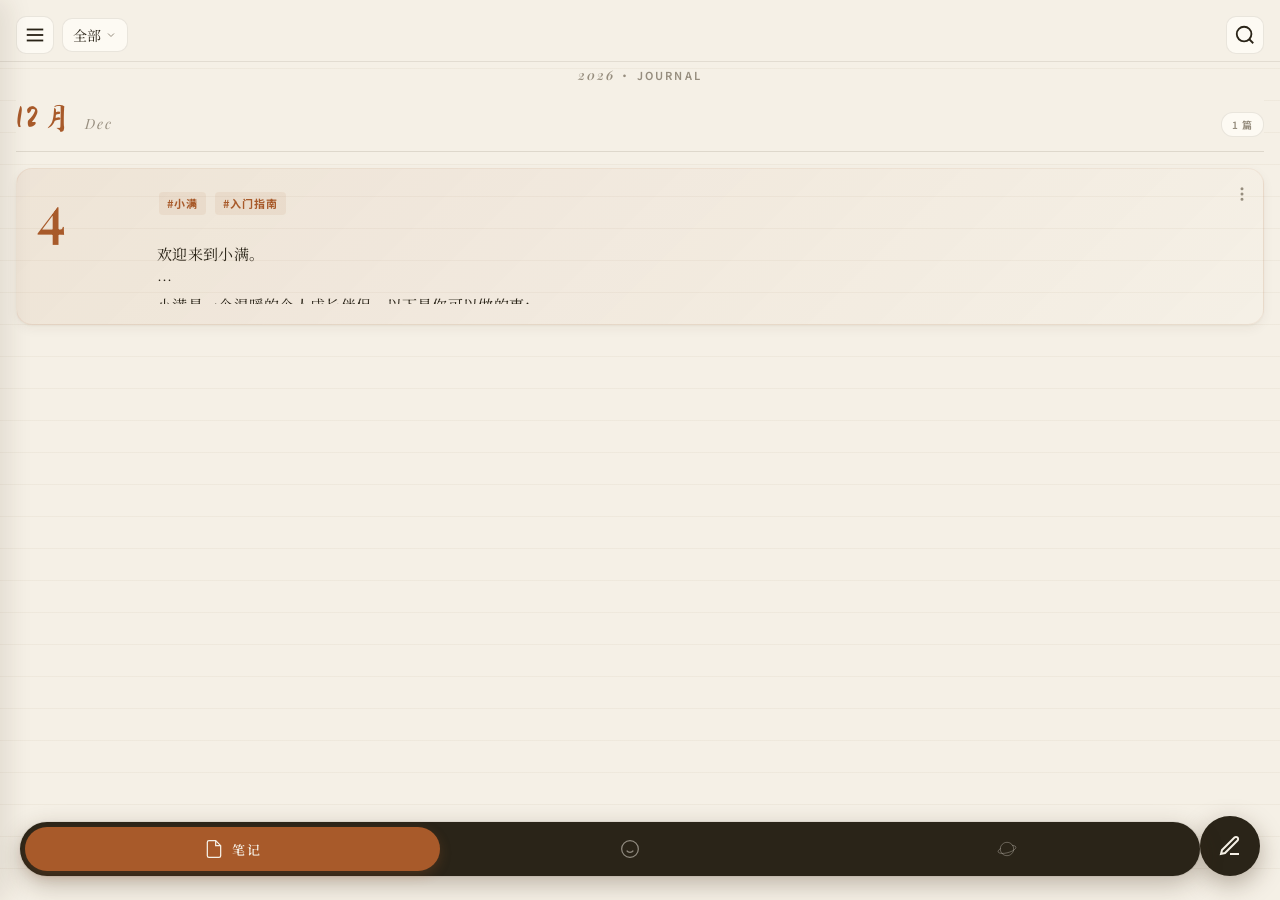
<file: hotupdate/published/app.html>
<!DOCTYPE html>
<html lang="zh-CN">
<head>
    <meta charset="UTF-8">
    <meta name="viewport" content="width=device-width, initial-scale=1.0, maximum-scale=1.0, user-scalable=no, viewport-fit=cover">
    <title>小满 - AI 日记</title>
    <link rel="preconnect" href="https://fonts.googleapis.com">
    <link rel="preconnect" href="https://fonts.gstatic.com" crossorigin>
    <link href="https://fonts.googleapis.com/css2?family=Ma+Shan+Zheng&family=Noto+Serif+SC:wght@400;500;600;700&family=Noto+Sans+SC:wght@400;500;600;700&family=Playfair+Display:ital,wght@0,400;0,600;1,400&display=swap" rel="stylesheet">
    <style>
        :root {
            --safe-area-top: env(safe-area-inset-top, 0px);
            --safe-area-bottom: env(safe-area-inset-bottom, 0px);
            --bg: #f5f0e6;
            --bg-card: #fdfaf3;
            --card: #fdfaf3;
            --text: #2a2418;
            --text-secondary: #5e574b;
            --text-muted: #968d7e;
            --accent: #a85a2a;
            --accent-light: rgba(168, 90, 42, 0.08);
            --accent-glow: rgba(168, 90, 42, 0.25);
            --border: rgba(60, 40, 20, 0.1);
            --ink-faint: #c2b8a8;
            --radius: 16px;
            --radius-sm: 12px;
            --shadow-card: 0 1px 2px rgba(60,40,20,0.04), 0 4px 12px rgba(60,40,20,0.05);
            --spring: cubic-bezier(0.34, 1.56, 0.64, 1);
            --ease: cubic-bezier(0.25, 0.46, 0.45, 0.94);
            --editor-ease: cubic-bezier(0.32, 0.72, 0, 1);
        }

        * { margin: 0; padding: 0; box-sizing: border-box; -webkit-tap-highlight-color: transparent; }

        /* Hide all scrollbars */
        ::-webkit-scrollbar { display: none; }
        * { scrollbar-width: none; }

        html, body {
            font-family: 'Noto Serif SC', 'Songti SC', 'PingFang SC', -apple-system, BlinkMacSystemFont, serif;
            background: var(--bg);
            color: var(--text);
            height: 100%;
            overflow: hidden;
        }

        .app {
            width: 100%;
            height: 100%;
            background: var(--bg);
            position: relative;
        }

        .app::before {
            content: "";
            position: absolute;
            inset: 0;
            background-image: repeating-linear-gradient(
                0deg,
                transparent 0px,
                transparent 31px,
                rgba(140, 110, 70, 0.06) 31px,
                rgba(140, 110, 70, 0.06) 32px
            );
            pointer-events: none;
            z-index: 1;
        }

        .header {
            box-sizing: border-box;
            padding-top: calc(var(--safe-area-top) + 8px);
            min-height: 62px;
            display: flex;
            align-items: center;
            justify-content: flex-start;
            padding-left: 16px;
            padding-right: 16px;
            border-bottom: 1px solid var(--border);
            background: var(--bg);
            position: relative;
            z-index: 10;
        }

        /* 全局品牌标：图形标（黑猫）+ 手写字标，母版见 mascot/logo/cat-mark.png */
        .header-brand {
            position: absolute;
            left: 50%;
            transform: translateX(-50%);
            display: flex;
            align-items: center;
            gap: 7px;
            white-space: nowrap;
        }

        .brand-mark {
            display: block;
            flex: none;
        }

        .header-brand .brand-mark {
            width: 23px;
            height: 23px;
        }

        .header-brand .brand-word,
        .header-brand .brand-dot {
            font-family: 'Ma Shan Zheng', 'KaiTi', serif;
            font-size: 21px;
            font-weight: 400;
            line-height: 1;
            padding-bottom: 2px;
        }

        .header-brand .brand-word {
            color: var(--text);
            letter-spacing: 3px;
        }

        .header-brand .brand-dot {
            color: var(--accent);
            margin-left: -3px;
        }

        /* 洞察模式：只留文字，收起图形标与朱砂点 */
        .header-brand.is-plain .brand-mark,
        .header-brand.is-plain .brand-dot {
            display: none;
        }

        .header-brand.is-plain .brand-word {
            font-size: 20px;
            padding-bottom: 0;
        }

        .header-icon {
            width: 38px;
            height: 38px;
            display: flex;
            align-items: center;
            justify-content: center;
            cursor: pointer;
            border-radius: 10px;
            transition: background 300ms var(--ease);
            background: var(--card);
            border: 1px solid rgba(60,40,20,0.1);
        }

        .header-icon:active {
            border-color: var(--accent);
            color: var(--accent);
        }

        .header-icon svg {
            width: 22px;
            height: 22px;
            color: var(--text);
        }

        .header-right {
            margin-left: auto;
            display: flex;
            align-items: center;
            gap: 4px;
        }

        .header-icon.search-icon {
            margin-left: auto;
        }

        .mail-badge {
            position: absolute;
            top: -2px;
            right: -4px;
            min-width: 16px;
            height: 16px;
            border-radius: 8px;
            background: #ef4444;
            color: #fff;
            font-size: 10px;
            font-weight: 700;
            display: flex;
            align-items: center;
            justify-content: center;
            padding: 0 5px;
            display: none;
        }

        .mail-badge.show { display: flex; }

        .header-tag-dropdown {
            position: relative;
            margin-left: 8px;
        }

        .header-tag-dropdown-btn {
            display: flex;
            align-items: center;
            gap: 4px;
            padding: 6px 10px;
            font-size: 14px;
            color: var(--text);
            cursor: pointer;
            border-radius: 10px;
            background: var(--card);
            border: 1px solid var(--border);
            transition: all 0.2s var(--ease);
            white-space: nowrap;
        }

        .header-tag-dropdown-btn:active {
            border-color: var(--accent);
            color: var(--accent);
        }

        .header-tag-dropdown-btn svg {
            width: 12px;
            height: 12px;
            color: var(--text-muted);
        }

        .header-tag-dropdown-menu {
            position: absolute;
            top: calc(100% + 4px);
            left: 0;
            min-width: 120px;
            max-height: 320px;
            overflow-y: auto;
            background: var(--card);
            border: 1px solid var(--border);
            border-radius: var(--radius-sm);
            box-shadow: var(--shadow-card), 0 8px 32px rgba(60,40,20,0.12);
            z-index: 300;
            opacity: 0;
            transform: translateY(-8px) scale(0.96);
            pointer-events: none;
            transition: all 0.25s var(--spring);
        }

        .header-tag-dropdown-menu::-webkit-scrollbar { width: 3px; }
        .header-tag-dropdown-menu::-webkit-scrollbar-thumb { background: var(--border); border-radius: 3px; }

        .header-tag-dropdown-menu.open {
            opacity: 1;
            transform: translateY(0) scale(1);
            pointer-events: auto;
        }

        .header-tag-dropdown-item {
            padding: 8px 12px;
            font-size: 14px;
            color: var(--text-secondary);
            cursor: pointer;
            transition: all 0.2s var(--ease);
            background: var(--card);
        }

        .header-tag-dropdown-item:active {
            background: var(--accent-light);
            color: var(--accent);
        }

        .header-tag-dropdown-item.header-tag-manage {
            color: var(--text-muted);
            font-size: 12px;
            border-top: 1px solid var(--border);
            margin-top: 4px;
            padding-top: 10px;
        }

        /* ===== Drawer (V6 sidebar) ===== */
        .sidebar-overlay, .drawer-overlay {
            position: absolute;
            inset: 0;
            background: rgba(60,40,20,0.4);
            opacity: 0;
            pointer-events: none;
            transition: opacity 400ms var(--ease);
            z-index: 200;
        }

        .sidebar-overlay.open, .drawer-overlay.open {
            opacity: 1;
            pointer-events: auto;
        }

        .sidebar, .drawer {
            position: absolute;
            top: 0;
            left: 0;
            width: 78%;
            max-width: 360px;
            height: 100%;
            background: #faf6ec;
            border-right: 1px solid rgba(60,40,20,0.1);
            transform: translateX(-100%);
            transition: transform 450ms var(--ease);
            z-index: 201;
            display: flex;
            flex-direction: column;
            box-shadow: 8px 0 24px rgba(60,40,20,0.1);
            padding-top: 0;
        }

        .sidebar.open, .drawer.open {
            transform: translateX(0);
        }

        .drawer-brand {
            padding: calc(24px + var(--safe-area-top)) 24px 20px;
            border-bottom: 1px solid rgba(60,40,20,0.1);
        }

        .drawer-lockup {
            display: flex;
            align-items: center;
            gap: 10px;
        }

        .drawer-lockup .brand-mark {
            width: 38px;
            height: 38px;
        }

        .drawer-title {
            font-family: 'Ma Shan Zheng', 'KaiTi', serif;
            font-size: 36px;
            color: var(--text);
            line-height: 1;
            letter-spacing: 6px;
            margin-bottom: 6px;
        }
        .drawer-title .accent { color: var(--accent); }

        .drawer-sub {
            font-family: 'Playfair Display', 'Georgia', serif;
            font-style: italic;
            font-size: 12px;
            color: var(--text-muted);
            letter-spacing: 1px;
        }

        .drawer-section {
            padding: 20px 16px 4px;
        }

        .drawer-section-label {
            font-family: 'Playfair Display', 'Georgia', serif;
            font-size: 10px;
            color: var(--text-muted);
            font-weight: 700;
            letter-spacing: 0.2em;
            text-transform: uppercase;
            padding: 0 14px 10px;
        }

        .drawer-item {
            display: flex;
            align-items: center;
            gap: 14px;
            padding: 12px 14px;
            border-radius: 10px;
            cursor: pointer;
            transition: all 300ms var(--ease);
            color: var(--text-secondary);
            font-size: 14px;
            font-weight: 500;
            background: none;
            border: none;
            width: 100%;
            text-align: left;
            font-family: 'Noto Serif SC', serif;
            position: relative;
        }
        .drawer-item:active { background: var(--card); color: var(--text); }
        .drawer-item.active {
            background: var(--card);
            color: var(--accent);
        }
        .drawer-item.active::before {
            content: "";
            position: absolute;
            left: 0;
            width: 3px;
            height: 22px;
            background: var(--accent);
            border-radius: 0 2px 2px 0;
        }
        .drawer-item svg { width: 18px; height: 18px; stroke-width: 1.5; flex-shrink: 0; }
        .drawer-item-label { flex: 1; }
        .drawer-item-count {
            font-family: 'Noto Sans SC', sans-serif;
            font-size: 11px;
            color: var(--text-muted);
            font-weight: 600;
            background: var(--bg);
            padding: 2px 8px;
            border-radius: 10px;
        }
        .drawer-item.active .drawer-item-count {
            background: var(--accent);
            color: var(--bg);
        }

        .drawer-footer {
            margin-top: auto;
            padding: 16px 24px calc(20px + var(--safe-area-bottom));
            border-top: 1px solid rgba(60,40,20,0.1);
            font-family: 'Playfair Display', 'Georgia', serif;
            font-style: italic;
            font-size: 11px;
            color: var(--text-muted);
            text-align: center;
        }

        /* ===== Heatmap (shared: sidebar legacy + me page) ===== */
        .heatmap-cell, .sidebar-heatmap-cell {
            width: 10px;
            height: 10px;
            border-radius: 2px;
            background: rgba(60,40,20,0.06);
            transition: transform 0.15s ease;
        }
        .heatmap-cell.has-notes, .sidebar-heatmap-cell.has-notes { cursor: pointer; }
        .heatmap-cell.has-notes:hover, .sidebar-heatmap-cell.has-notes:hover { transform: scale(1.2); }
        .heatmap-cell.l1, .sidebar-heatmap-cell.l1 { background: rgba(168, 90, 42, 0.18); }
        .heatmap-cell.l2, .sidebar-heatmap-cell.l2 { background: rgba(168, 90, 42, 0.35); }
        .heatmap-cell.l3, .sidebar-heatmap-cell.l3 { background: rgba(168, 90, 42, 0.55); }
        .heatmap-cell.l4, .sidebar-heatmap-cell.l4 { background: var(--accent); }
        .heatmap-cell.today, .sidebar-heatmap-cell.today { outline: 2px solid var(--text); outline-offset: 1px; }

        .heatmap-legend-cell {
            width: 8px;
            height: 8px;
            border-radius: 2px;
            background: rgba(60,40,20,0.06);
        }
        .heatmap-legend-cell.l1 { background: rgba(168, 90, 42, 0.18); }
        .heatmap-legend-cell.l2 { background: rgba(168, 90, 42, 0.35); }
        .heatmap-legend-cell.l3 { background: rgba(168, 90, 42, 0.55); }
        .heatmap-legend-cell.l4 { background: var(--accent); }

        .dev-hint {
            position: fixed;
            bottom: 80px;
            left: 50%;
            transform: translateX(-50%);
            background: rgba(0,0,0,0.75);
            color: #fff;
            padding: 6px 16px;
            border-radius: 16px;
            font-size: 12px;
            z-index: 9999;
            pointer-events: none;
            opacity: 0;
            transition: opacity 0.3s;
        }
        .dev-hint.show { opacity: 1; }

        /* ===== Me Page (我的) ===== */
        .me-header {
            text-align: center;
            padding: 24px 0 20px;
        }

        .me-avatar {
            width: 72px;
            height: 72px;
            border-radius: 50%;
            background: var(--card);
            border: 2px solid var(--accent);
            margin: 0 auto 10px;
            display: flex;
            align-items: center;
            justify-content: center;
            font-family: 'Ma Shan Zheng', 'KaiTi', serif;
            font-size: 32px;
            color: var(--accent);
            box-shadow: 0 4px 16px var(--accent-glow);
            cursor: pointer;
            transition: all 0.2s var(--ease);
        }
        .me-avatar:active { transform: scale(0.95); }

        .me-name {
            font-family: 'Noto Serif SC', serif;
            font-size: 16px;
            font-weight: 600;
            color: var(--text);
            letter-spacing: 2px;
            margin-bottom: 2px;
            outline: none;
            border-radius: 4px;
            padding: 2px 8px;
            transition: background 0.2s;
        }
        .me-name:focus { background: var(--card); }

        .me-sub {
            font-family: 'Ma Shan Zheng', 'KaiTi', serif;
            font-size: 20px;
            color: var(--text-muted);
            letter-spacing: 3px;
            outline: none;
            border-radius: 4px;
            padding: 2px 12px;
            transition: background 0.2s;
        }
        .me-sub:focus { background: var(--card); }

        .me-stats-row {
            display: grid;
            grid-template-columns: repeat(3, 1fr);
            gap: 12px;
            padding: 0 20px;
            margin-bottom: 24px;
        }

        .me-stat-card {
            background: var(--card);
            border: 1px solid rgba(60,40,20,0.08);
            border-radius: var(--radius);
            padding: 16px 12px;
            text-align: center;
            box-shadow: var(--shadow-card);
        }

        .me-stat-value {
            font-size: 28px;
            font-weight: 600;
            color: var(--accent);
            letter-spacing: -0.5px;
        }

        .me-stat-label {
            font-size: 12px;
            color: var(--text-muted);
            margin-top: 4px;
        }

        /* ===== Explore Page ===== */
        .explore-page-header {
            text-align: center;
            padding: 24px 20px 20px;
        }
        .explore-page-title {
            font-family: 'Ma Shan Zheng', 'KaiTi', serif;
            font-size: 36px;
            color: var(--text);
            letter-spacing: 6px;
            line-height: 1;
            margin-bottom: 6px;
        }
        .explore-page-sub {
            font-family: 'Playfair Display', 'Georgia', serif;
            font-style: italic;
            font-size: 12px;
            color: var(--text-muted);
            letter-spacing: 1px;
        }
        .explore-page-grid {
            display: grid;
            grid-template-columns: repeat(2, 1fr);
            gap: 12px;
            padding: 0 20px;
        }
        .explore-card {
            background: var(--card);
            border: 1px solid rgba(60,40,20,0.08);
            border-radius: var(--radius);
            padding: 20px 16px;
            cursor: pointer;
            text-align: center;
            box-shadow: var(--shadow-card);
            transition: all 0.3s var(--ease);
        }
        .explore-card:active { transform: scale(0.97); border-color: var(--accent); }
        .explore-card-icon {
            width: 44px; height: 44px;
            margin: 0 auto 10px;
            display: flex; align-items: center; justify-content: center;
            color: var(--accent);
        }
        .explore-card-icon svg { width: 24px; height: 24px; stroke-width: 1.5; }
        .explore-card-label {
            font-family: 'Noto Serif SC', serif;
            font-size: 15px;
            font-weight: 600;
            color: var(--text);
            margin-bottom: 4px;
        }
        .explore-card-desc {
            font-size: 11px;
            color: var(--text-muted);
            font-family: 'Noto Sans SC', sans-serif;
        }

        /* ===== Insight Hub Page ===== */
        .insight-hub-header {
            display: flex; align-items: center; gap: 12px;
            padding: 0 16px; padding-top: calc(var(--safe-area-top) + 8px);
            padding-bottom: 8px; border-bottom: 1px solid var(--border);
            background: var(--bg); flex-shrink: 0;
        }
        .insight-hub-back {
            width: 38px; height: 38px;
            display: flex; align-items: center; justify-content: center;
            cursor: pointer; border-radius: 10px;
            background: var(--card); border: 1px solid var(--border);
        }
        .insight-hub-back:active { border-color: var(--accent); }
        .insight-hub-back svg { width: 20px; height: 20px; color: var(--text); }
        .insight-hub-title {
            font-size: 17px; font-weight: 600; color: var(--text);
        }
        .insight-hub-actions {
            margin-left: auto; display: flex; gap: 8px;
        }
        .insight-hub-btn {
            font-size: 12px; padding: 6px 12px; border-radius: 8px;
            cursor: pointer; font-family: 'Noto Sans SC', sans-serif;
            border: 1px solid var(--border); background: var(--card);
            color: var(--text-muted); transition: all 0.2s var(--ease);
        }
        .insight-hub-btn:active { border-color: var(--accent); color: var(--accent); }
        .insight-hub-btn.primary {
            background: var(--accent-light); border-color: var(--accent);
            color: var(--accent); font-weight: 600;
        }
        .insight-hub-grid {
            flex: 1; overflow-y: auto; padding: 12px 16px;
            display: grid; grid-template-columns: repeat(2, 1fr); gap: 10px;
            padding-bottom: calc(var(--safe-area-bottom) + 80px);
        }
        .insight-hub-card {
            background: var(--card); border: 1px solid var(--border);
            border-radius: var(--radius-sm); padding: 16px 14px;
            cursor: pointer; text-align: center;
            box-shadow: var(--shadow-card);
            transition: all 0.2s var(--ease);
        }
        .insight-hub-card:active { transform: scale(0.97); border-color: var(--accent); }
        .insight-hub-card-name {
            font-size: 15px; font-weight: 600; color: var(--text);
            font-family: 'Noto Serif SC', serif; margin-bottom: 6px;
        }
        .insight-hub-card-desc {
            font-size: 11px; color: var(--text-muted);
            font-family: 'Noto Sans SC', sans-serif; line-height: 1.4;
        }

        /* ── Insight Hub: History List ── */
        .insight-hub-list {
            flex: 1; overflow-y: auto; padding: 12px 16px;
            padding-bottom: calc(var(--safe-area-bottom) + 80px);
        }
        .insight-hub-history-item {
            background: var(--card); border: 1px solid var(--border);
            border-radius: var(--radius-sm); padding: 14px; margin-bottom: 8px;
            cursor: pointer; box-shadow: var(--shadow-card);
            transition: all 0.2s var(--ease);
        }
        .insight-hub-history-item:active { transform: scale(0.98); }
        .insight-hub-history-meta {
            display: flex; justify-content: space-between; align-items: baseline;
            margin-bottom: 6px;
        }
        .insight-hub-history-name {
            font-size: 14px; font-weight: 600; color: var(--text);
            font-family: 'Noto Serif SC', serif;
        }
        .insight-hub-history-date {
            font-size: 11px; color: var(--text-muted);
            font-family: 'Noto Sans SC', sans-serif;
        }
        .insight-hub-history-preview {
            font-size: 12px; color: var(--text-secondary);
            overflow: hidden; text-overflow: ellipsis; white-space: nowrap;
            font-family: 'Noto Serif SC', serif;
        }

        /* ===== Heatmap (V6 style, populated by app.js) ===== */
        .heatmap {
            background: var(--card);
            border: 1px solid rgba(60,40,20,0.08);
            border-radius: var(--radius);
            padding: 18px 16px 14px;
            margin: 0 20px 24px;
            box-shadow: var(--shadow-card);
        }

        .heatmap-header {
            display: flex;
            justify-content: space-between;
            align-items: baseline;
            margin-bottom: 10px;
        }

        .heatmap-title {
            font-family: 'Noto Serif SC', serif;
            font-size: 14px;
            font-weight: 600;
            color: var(--text);
            letter-spacing: 1px;
        }

        .heatmap-title .accent { color: var(--accent); }

        .heatmap-summary {
            font-family: 'Noto Sans SC', sans-serif;
            font-size: 10px;
            color: var(--text-muted);
            letter-spacing: 0.05em;
        }

        .heatmap-body {
            display: flex;
            gap: 4px;
        }

        .heatmap-days {
            display: flex;
            flex-direction: column;
            gap: 2px;
            padding-top: 0;
        }

        .heatmap-day-label {
            height: 10px;
            font-size: 9px;
            color: var(--text-muted);
            display: flex;
            align-items: center;
        }

        .heatmap-grid-wrap {
            flex: 1;
            overflow: hidden;
        }

        .heatmap-grid, .sidebar-heatmap-grid {
            display: grid;
            grid-template-columns: repeat(12, 1fr);
            gap: 2px;
        }

        .heatmap-legend {
            display: flex;
            align-items: center;
            justify-content: flex-end;
            gap: 4px;
            margin-top: 12px;
            font-size: 9px;
            color: var(--text-muted);
        }

        .search-container {
            position: absolute;
            top: 0;
            left: 0;
            right: 0;
            background: var(--bg);
            z-index: 150;
            transform: translateY(-100%);
            transition: transform 0.3s var(--ease);
            display: flex;
            align-items: center;
            padding: 9px 13px;
            padding-top: calc(var(--safe-area-top) + 12px);
            gap: 9px;
        }

        .search-container.open {
            transform: translateY(0);
        }

        .search-input-wrapper {
            flex: 1;
            display: flex;
            align-items: center;
            background: var(--card);
            border: 1px solid var(--border);
            border-radius: var(--radius);
            padding: 0 12px;
            height: 40px;
        }

        .search-icon-prefix {
            width: 16px;
            height: 16px;
            color: var(--text-muted);
            flex-shrink: 0;
        }

        .search-input {
            flex: 1;
            border: none;
            background: transparent;
            font-size: 14px;
            color: var(--text);
            outline: none;
            padding: 0 8px;
        }

        .search-input::placeholder {
            color: var(--text-muted);
        }

        .search-clear {
            width: 24px;
            height: 24px;
            display: flex;
            align-items: center;
            justify-content: center;
            cursor: pointer;
            opacity: 0;
            transition: opacity 0.2s;
        }

        .search-clear.show {
            opacity: 1;
        }

        .search-clear svg {
            width: 16px;
            height: 16px;
            color: var(--text-muted);
        }

        .search-cancel {
            font-size: 13px;
            color: var(--text-muted);
            cursor: pointer;
            white-space: nowrap;
        }

        .content {
            height: calc(100% - (var(--safe-area-top) + 62px));
            overflow-y: auto;
            padding: 0 16px 100px;
        }

        .content::-webkit-scrollbar { display: none; }

        /* 对话页：输入面板下沉，贴近底部悬浮导航。
           只收窄 .content 的底部留白，不动输入框自身的内边距，
           所以键盘弹出时输入框仍由 updateChatKeyboardMargin 按键盘顶边闭环校正。 */
        .content.chat-active { padding-bottom: 72px; }

        /* ===== Notes Editorial Header (V6) ===== */
        .notes-year-bar {
            text-align: center;
            font-family: 'Noto Sans SC', sans-serif;
            font-size: 11px;
            color: var(--text-muted);
            letter-spacing: 0.2em;
            font-weight: 600;
            padding: 4px 20px 8px;
        }
        .notes-year-bar .yr {
            font-family: 'Playfair Display', 'Georgia', serif;
            font-style: italic;
            font-size: 13px;
            letter-spacing: 2px;
        }

        .notes-editorial-header {
            text-align: center;
            padding: 0 20px;
            max-height: 0;
            opacity: 0;
            overflow: hidden;
            position: relative;
            z-index: 10;
            transition: max-height 0.4s var(--ease), opacity 0.3s var(--ease), padding 0.4s var(--ease);
        }
        .notes-editorial-header.revealed {
            max-height: 500px;
            opacity: 1;
            padding: 16px 20px 24px;
            overflow: visible;
        }
        .notes-header-eyebrow {
            font-family: 'Noto Sans SC', sans-serif;
            font-size: 10px;
            color: var(--text-muted);
            letter-spacing: 0.2em;
            text-transform: uppercase;
            font-weight: 600;
            margin-bottom: 6px;
        }
        .notes-header-title {
            font-family: 'Ma Shan Zheng', 'KaiTi', serif;
            font-size: 38px;
            color: var(--text);
            letter-spacing: 6px;
            line-height: 1;
            margin-bottom: 6px;
        }
        .notes-header-meta {
            font-family: 'Playfair Display', 'Georgia', serif;
            font-style: italic;
            font-size: 11px;
            color: var(--text-muted);
            letter-spacing: 1px;
        }

        .page {
            display: none;
            flex-direction: column;
            height: 100%;
        }

        .page.active {
            display: flex;
        }

        /* ===== V6 Magazine Note Sections ===== */
        .notes-section { margin-bottom: 36px; }
        .notes-section-header {
            display: flex; align-items: baseline; gap: 10px;
            padding: 12px 0 14px; margin-bottom: 16px;
            border-bottom: 1px solid rgba(60,40,20,0.12);
            position: sticky;
            top: 0;
            z-index: 4;
            background: var(--bg);
        }
        .notes-section-month {
            font-family: 'Ma Shan Zheng', 'KaiTi', serif;
            font-size: 30px; color: var(--accent);
            letter-spacing: 4px; line-height: 1;
        }
        .notes-section-en {
            font-family: 'Playfair Display', 'Georgia', serif;
            font-style: italic; font-size: 14px;
            color: var(--text-muted); letter-spacing: 2px;
        }
        .notes-section-count {
            margin-left: auto; font-family: 'Noto Sans SC', sans-serif;
            font-size: 10px; color: var(--text-muted); font-weight: 600;
            letter-spacing: 0.1em; background: var(--card);
            padding: 4px 10px; border-radius: 12px;
            border: 1px solid rgba(60,40,20,0.1);
        }
        .notes-flow {
            display: grid;
            grid-template-columns: repeat(24, 1fr);
            gap: 12px;
            align-items: stretch;
        }
        .notes-flow .note-card-wrapper { }

        /* Year divider */
        .notes-year-divider {
            text-align: center;
            padding: 24px 0 4px;
        }
        .notes-year-divider:first-child { padding-top: 0; }
        .notes-year-label {
            font-family: 'Playfair Display', 'Georgia', serif;
            font-style: italic;
            font-size: 16px;
            color: var(--text-muted);
            letter-spacing: 3px;
        }

        .notes-section.collapsed { margin-bottom: 16px; }
        .notes-section.collapsed .notes-section-header {
            cursor: pointer; border-bottom: 1px dashed rgba(60,40,20,0.2); margin-bottom: 0;
        }
        .notes-section.collapsed .notes-section-month { color: var(--text-secondary); }
        .notes-section.collapsed .notes-flow { display: none; }

        .notes-section-more {
            display: block; width: 100%; margin-top: 14px; padding: 12px;
            background: transparent; border: 1px dashed rgba(60,40,20,0.2);
            border-radius: 12px; color: var(--text-secondary);
            font-family: 'Noto Serif SC', serif; font-size: 13px;
            cursor: pointer; text-align: center;
        }
        .notes-section-more:active { border-color: var(--accent); color: var(--accent); background: var(--accent-light); }

        /* Card sizes — 24-col grid ratio variants */
        .note-card-wrapper.size-full,
        .note-card-wrapper.featured { grid-column: span 24; }
        .note-card-wrapper.size-17w { grid-column: span 17; }
        .note-card-wrapper.size-7n { grid-column: span 7; }
        .note-card-wrapper.size-16w { grid-column: span 16; }
        .note-card-wrapper.size-8n { grid-column: span 8; }
        .note-card-wrapper.size-14w { grid-column: span 14; }
        .note-card-wrapper.size-10n { grid-column: span 10; }
        .note-card-wrapper.size-13w { grid-column: span 13; }
        .note-card-wrapper.size-11n { grid-column: span 11; }
        .note-card-wrapper.size-12w { grid-column: span 12; }
        .note-card-wrapper.size-12n { grid-column: span 12; }
        .note-card-wrapper.size-11w { grid-column: span 11; }
        .note-card-wrapper.size-13n { grid-column: span 13; }
        .note-card-wrapper.size-10w { grid-column: span 10; }
        .note-card-wrapper.size-14n { grid-column: span 14; }
        .note-card-wrapper.size-8w { grid-column: span 8; }
        .note-card-wrapper.size-16n { grid-column: span 16; }

        /* Cards fill their grid cell height → equal height per row */
        .note-card-wrapper .note-card { height: 100%; display: flex; flex-direction: column; }

        .note-card-wrapper.featured .note-card {
            display: grid; grid-template-columns: 100px 1fr; gap: 20px;
            background: linear-gradient(135deg, var(--accent-light) 0%, transparent 100%);
            border: 1px solid var(--accent-light); padding: 20px;
        }
        .note-card-wrapper.featured .note-meta { display: none; }
        .note-card-wrapper.featured .note-card::before {
            content: attr(data-day);
            font-family: 'Playfair Display', 'Georgia', serif;
            font-size: 56px; font-weight: 600; color: var(--accent);
            line-height: 0.9; letter-spacing: -2px;
        }
        .note-card-wrapper.featured .note-text {
            font-size: 15px; line-height: 1.7; -webkit-line-clamp: 4;
        }

        .note-card-wrapper.size-2 .note-card { padding: 14px; }
        .note-card-wrapper.size-2 .note-date { font-size: 9px; }
        .note-card-wrapper.size-2 .note-text { font-size: 13px; }

        .note-card-wrapper.size-1 .note-card { padding: 10px 12px; }
        .note-card-wrapper.size-1 .note-meta { margin-bottom: 4px; }
        .note-card-wrapper.size-1 .note-date { font-size: 9px; }
        .note-card-wrapper.size-1 .note-text { font-size: 12px; line-height: 1.4; -webkit-line-clamp: 2; }

        .note-card-wrapper {
            position: relative;
            /* NO transition on transform — it creates stacking context, trapping menus */
            /* 去掉 content-visibility: auto —— 它在 Chromium 里会创建堆叠上下文，
               导致后续 wrapper 覆盖前面 wrapper 溢出的菜单。
               性能优化是次要的，正确性优先。 */
        }

        .note-card-wrapper:first-child {
            margin-top: 0;
        }

        .note-card {
            background: var(--card);
            border-radius: var(--radius);
            padding: 16px;
            margin-bottom: 12px;
            cursor: pointer;
            transition: all 400ms var(--ease);
            border: 1px solid rgba(60,40,20,0.08);
            box-shadow: var(--shadow-card);
            animation: noteIn 600ms var(--ease) both;
        }

        @keyframes noteIn {
            from { opacity: 0; transform: translateY(8px); }
            to { opacity: 1; transform: translateY(0); }
        }

        .note-card:active {
            transform: scale(0.99);
        }

        /* First card = featured */
        .note-card-wrapper:first-child .note-card {
            background: linear-gradient(135deg, var(--accent-light) 0%, transparent 100%);
            border: 1px solid var(--accent-light);
            padding: 20px;
        }

        .note-card-wrapper:first-child .note-date {
            font-family: 'Playfair Display', 'Georgia', serif;
            font-size: 40px;
            font-weight: 600;
            color: var(--accent);
            line-height: 0.9;
            letter-spacing: -2px;
            display: block;
            margin-bottom: 8px;
        }

        .note-card-wrapper:first-child .note-meta::after {
            content: attr(data-month);
            display: block;
            font-family: 'Noto Sans SC', sans-serif;
            font-size: 10px;
            color: var(--text-muted);
            letter-spacing: 0.05em;
            margin-top: 2px;
        }

        .note-meta {
            display: flex;
            align-items: center;
            gap: 6px;
            margin-bottom: 8px;
        }

        .note-date {
            font-family: 'Noto Sans SC', sans-serif;
            font-size: 10px;
            color: var(--text-muted);
            font-weight: 600;
            letter-spacing: 0.1em;
        }

        .note-text {
            font-size: 14px;
            color: var(--text);
            line-height: 1.7;
            font-family: 'Noto Serif SC', serif;
            letter-spacing: 0.02em;
        }

        .note-text .tag-inline {
            display: inline-block;
            color: var(--accent);
            font-weight: 700;
            font-size: 11px;
            letter-spacing: 0.1em;
            background: var(--accent-light);
            padding: 2px 8px;
            border-radius: 4px;
            margin: 1px 2px;
            font-family: 'Noto Sans SC', sans-serif;
            text-decoration: none;
        }
            font-weight: 500;
        }

        .note-images {
            overflow: hidden;
        }

        .image-missing {
            display: inline-flex;
            flex-direction: column;
            align-items: center;
            justify-content: center;
            width: calc(33.33% - 3px);
            aspect-ratio: 1 / 1;
            margin: 2px 1px;
            background: #f3f4f6;
            border: 1px dashed #d1d5db;
            border-radius: 6px;
            color: #9ca3af;
            cursor: pointer;
            vertical-align: top;
        }
        .image-missing-icon { font-size: 24px; line-height: 1; }
        .image-missing-text { font-size: 10px; margin-top: 4px; }

        .note-images img {
            display: inline-block;
            width: calc(33.33% - 3px);
            aspect-ratio: 1 / 1;
            object-fit: cover;
            margin: 2px 1px;
            border-radius: 6px;
            vertical-align: top;
        }

        .note-text ul, .note-text ol {
            padding-left: 20px;
            margin: 6px 0;
        }

        .note-text li {
            margin: 2px 0;
        }

        .note-text-collapsed {
            display: -webkit-box;
            -webkit-line-clamp: 3;
            -webkit-box-orient: vertical;
            overflow: hidden;
        }

        .note-menu-btn {
            position: absolute;
            top: 12px;
            right: 8px;
            width: 28px;
            height: 28px;
            display: flex;
            align-items: center;
            justify-content: center;
            cursor: pointer;
            border-radius: 6px;
            transition: background 0.2s var(--ease);
        }

        .note-menu-btn:active {
            background: var(--border);
        }

        .note-menu-btn svg {
            width: 18px;
            height: 18px;
            color: var(--text-muted);
        }

        .note-menu {
            display: none;   /* 默认隐藏，open 时显示 */
        }

        .note-menu.open {
            display: flex;
            flex-direction: column;
            position: absolute;
            top: 44px;
            right: 8px;
            margin: 0;
            padding: 0;
            border: 1px solid var(--border);
            border-radius: var(--radius);
            background: var(--card);
            box-shadow: 0 8px 32px rgba(60,40,20,0.15);
            min-width: 180px;
            max-width: none;
            max-height: none;
            overflow: hidden;
            color: inherit;
            z-index: 2147483647;
        }

        .note-menu.open {
            display: flex;
            flex-direction: column;
        }

        .note-menu-section {
            display: flex;
            flex-direction: row;
        }

        .note-menu-section:not(:last-child) {
            border-bottom: 1px solid var(--border);
        }

        .note-menu-section-wide {
            display: flex;
        }

        .note-menu-section-wide .note-menu-item {
            flex: 1;
        }

        .note-menu-item {
            flex: 1;
            display: flex;
            flex-direction: column;
            align-items: center;
            gap: 4px;
            padding: 10px 8px;
            font-size: 11px;
            color: var(--text);
            cursor: pointer;
            transition: background 0.2s var(--ease);
            text-align: center;
            font-family: 'Noto Serif SC', serif;
        }

        .note-menu-item:active {
            background: var(--accent-light);
        }

        .note-menu-item svg {
            width: 16px;
            height: 16px;
            color: var(--text-secondary);
        }

        .note-menu-item span {
            font-size: 11px;
            white-space: nowrap;
        }

        .note-menu-item-horizontal {
            flex-direction: row;
            align-items: center;
            justify-content: flex-start;
            gap: 8px;
            padding: 12px 14px;
        }

        .note-menu-item-horizontal span {
            font-size: 13px;
        }

        .note-menu-item.danger {
            color: #c0392b;
        }

        .note-menu-item.danger svg {
            color: #c0392b;
        }

        .note-menu-divider {
            height: 1px;
            background: var(--border);
            margin: 4px 0;
        }

        .note-menu-meta {
            display: flex;
            justify-content: space-between;
            padding: 6px 12px 8px;
            font-size: 10px;
            color: var(--text-muted);
            font-family: 'Noto Sans SC', sans-serif;
        }

        .empty-hint {
            text-align: center;
            padding: 57px 17px;
            font-size: 13px;
            color: var(--text-muted);
        }

        .nian-chat-header {
            display: flex;
            align-items: center;
            justify-content: center;
            gap: 12px;
            padding: 16px 20px;
            border-bottom: 1px solid var(--border);
            background: var(--bg);
        }

        .nian-chat-title {
            font-size: 17px;
            font-weight: 600;
            color: var(--text);
        }

        .think-block {
            background: var(--accent-light);
            border-radius: 12px;
            margin: 8px 0;
            overflow: hidden;
        }

        .think-toggle {
            display: flex;
            align-items: center;
            gap: 4px;
            padding: 8px 12px;
            font-size: 12px;
            color: var(--text-muted);
            cursor: pointer;
            user-select: none;
        }

        .think-toggle svg {
            transition: transform 0.2s var(--ease);
        }

        .think-toggle.open svg {
            transform: rotate(90deg);
        }

        .think-content {
            display: none;
            padding: 0 12px 8px;
            font-size: 13px;
            color: var(--text-secondary);
            line-height: 1.5;
            white-space: pre-wrap;
        }

        .think-content.open {
            display: block;
        }

        .confirm-overlay {
            position: fixed;
            top: 0;
            left: 0;
            right: 0;
            bottom: 0;
            background: rgba(0,0,0,0.35);
            z-index: 2000;     /* 高于 note-menu-open 的 1000，避免被穿透 */
            display: none;
            animation: fadeIn 0.2s var(--ease);
        }

        .confirm-overlay.open {
            display: block;
        }

        .confirm-dialog {
            position: fixed;
            top: 50%;
            left: 50%;
            transform: translate(-50%, -50%);
            background: var(--card);
            border-radius: var(--radius);
            z-index: 2010;     /* 比 overlay 再高一档 */
            display: none;
            width: 280px;
            box-shadow: 0 8px 32px rgba(0,0,0,0.12);
            animation: confirmIn 0.25s var(--ease);
        }

        .confirm-dialog.open {
            display: block;
        }

        .confirm-text {
            padding: 24px 24px 8px;
            font-size: 15px;
            color: var(--text);
            line-height: 1.5;
            text-align: center;
        }

        .confirm-actions {
            display: flex;
            padding: 16px 24px 20px;
            gap: 10px;
        }

        .confirm-btn {
            flex: 1;
            height: 42px;
            display: flex;
            align-items: center;
            justify-content: center;
            border-radius: var(--radius-sm);
            font-size: 15px;
            font-weight: 500;
            cursor: pointer;
        }

        .confirm-btn:active {
            opacity: 0.8;
        }

        .confirm-cancel {
            background: var(--accent-light);
            color: var(--text);
        }

        .confirm-ok {
            background: var(--accent);
            color: #fff;
        }

        @keyframes fadeIn {
            from { opacity: 0; }
            to { opacity: 1; }
        }

        @keyframes confirmIn {
            from { opacity: 0; transform: translate(-50%, -50%) scale(0.92); }
            to { opacity: 1; transform: translate(-50%, -50%) scale(1); }
        }

        .nian-chat-messages {
            flex: 1;
            min-height: 0;
            overflow-y: auto;
            padding: 20px;
            display: flex;
            flex-direction: column;
            gap: 16px;
        }

        .nian-message {
            display: flex;
            gap: 4px;
            max-width: 100%;
        }

        .nian-message.user {
            align-self: flex-end;
            flex-direction: row-reverse;
            max-width: 85%;
        }

        .nian-message.assistant {
            align-self: flex-start;
            max-width: 100%;
        }

        /* 小满形象：助手消息左侧头像。纯 CSS 实现（.nian-message 本身是 flex），
           不依赖任何消息生成分支，历史消息与新消息都会带上。
           头像缩小并向左偏移，把省下的横向空间让给文本。 */
        .nian-message.assistant::before {
            content: '';
            flex: none;
            width: 22px;
            height: 22px;
            margin-top: 3px;
            margin-left: -15px;
            border-radius: 50%;
            background: url('mascot/xiaoman-avatar.png') center/cover no-repeat;
        }
        .nian-message.assistant .nian-message-text { width: auto; flex: 1; min-width: 0; }

        .nian-message-text {
            padding: 12px 16px;
            border-radius: 18px;
            font-size: 14px;
            line-height: 1.65;
            word-wrap: break-word;
            font-family: 'Noto Serif SC', serif;
            letter-spacing: 0.02em;
            width: 100%;
        }
        .nian-message.user .nian-message-text { width: auto; }

        /* 用户消息纵向堆叠：气泡在上，引用的笔记折叠条在下 */
        .nian-msg-stack {
            display: flex;
            flex-direction: column;
            align-items: flex-end;
            gap: 4px;
            max-width: 100%;
            min-width: 0;
        }

        /* 助手消息纵向堆叠：气泡在上，参考日记在下，避免被 flex 挤成左右两列 */
        .nian-msg-stack.nian-assistant-stack {
            align-items: stretch;
            flex: 1;
            min-width: 0;
            max-width: 100%;
        }
        .nian-message.assistant .nian-assistant-stack > .nian-message-text {
            flex: none;
            width: 100%;
            box-sizing: border-box;
        }
        .nian-assistant-stack .nian-note-refs {
            width: 100%;
            box-sizing: border-box;
        }
        .nian-msg-stack > .nian-message-text { width: auto; max-width: 100%; }

        /* 引用笔记折叠条：默认只占一行，点击展开全文 */
        .nian-ref-chip-wrap { max-width: 100%; font-family: 'Noto Sans SC', sans-serif; }
        .nian-ref-chip {
            display: flex;
            align-items: center;
            gap: 6px;
            max-width: 100%;
            padding: 4px 10px;
            border: 1px solid var(--border);
            border-radius: 10px;
            background: rgba(60,40,20,0.03);
            font-size: 12px;
            line-height: 1.5;
            color: var(--text-muted);
            cursor: pointer;
            -webkit-tap-highlight-color: transparent;
        }
        .nian-ref-chip:active { background: rgba(60,40,20,0.07); }
        .nian-ref-chip-arrow { flex: none; font-size: 10px; opacity: 0.65; }
        .nian-ref-chip-title { flex: none; color: var(--text); font-weight: 500; }
        .nian-ref-chip-preview {
            overflow: hidden;
            text-overflow: ellipsis;
            white-space: nowrap;
            opacity: 0.85;
        }
        .nian-ref-body {
            display: none;
            margin-top: 4px;
            padding: 10px 12px;
            border: 1px solid var(--border);
            border-radius: 12px;
            background: rgba(60,40,20,0.03);
            font-size: 13px;
            line-height: 1.7;
            color: var(--text);
            white-space: pre-wrap;
            word-wrap: break-word;
            /* 不设高度上限：折叠条默认只占一行，展开是用户的主动选择，
               再压一层 max-height 会让"展开了还看不全"，靠内层滚动条翻正文在手机上很难操作。 */
            text-align: left;
        }
        .nian-ref-chip-wrap.open .nian-ref-body { display: block; }

        /* Markdown formatting in chat */
        .nian-message-text pre {
            background: rgba(60,40,20,0.06);
            border-radius: 8px;
            padding: 12px 14px;
            overflow-x: auto;
            font-size: 13px;
            line-height: 1.5;
            margin: 8px 0;
            white-space: pre-wrap;
            font-family: 'Noto Sans SC', monospace;
        }
        .nian-message-text code {
            background: rgba(60,40,20,0.06);
            padding: 1px 5px;
            border-radius: 3px;
            font-size: 0.9em;
            font-family: 'Noto Sans SC', monospace;
        }
        .nian-message-text pre code {
            background: none;
            padding: 0;
        }
        .nian-message-text ul, .nian-message-text ol {
            padding-left: 20px;
            margin: 6px 0;
        }
        .nian-message-text li { margin: 3px 0; }
        .nian-message-text blockquote {
            border-left: 3px solid var(--accent);
            padding-left: 12px;
            margin: 8px 0;
            color: var(--text-secondary);
        }
        .nian-message-text h1, .nian-message-text h2, .nian-message-text h3 {
            font-weight: 600;
            margin: 10px 0 6px;
            line-height: 1.3;
        }
        .nian-message-text h1 { font-size: 1.3em; }
        .nian-message-text h2 { font-size: 1.15em; }
        .nian-message-text h3 { font-size: 1.05em; }
        .nian-message-text strong { font-weight: 600; }
        .nian-message-text em { font-style: italic; }
        .nian-message-text hr {
            border: none;
            border-top: 1px solid var(--border);
            margin: 12px 0;
        }

        .nian-message.assistant .nian-message-text {
            background: var(--card);
            color: var(--text);
            border: 1px solid rgba(60,40,20,0.08);
            border-bottom-left-radius: 4px;
            box-shadow: 0 1px 2px rgba(60,40,20,0.04);
        }

        .nian-message.user .nian-message-text {
            background: var(--text);
            color: var(--bg);
            border-bottom-right-radius: 4px;
        }

        .nian-message-typing .nian-message-text {
            display: flex;
            gap: 4px;
            padding: 12px 16px;
        }

        .nian-message-typing-dot {
            width: 8px;
            height: 8px;
            border-radius: 50%;
            background: var(--text-muted);
            animation: typing 1.4s infinite;
        }

        .nian-message-typing-dot:nth-child(2) { animation-delay: 0.2s; }
        .nian-message-typing-dot:nth-child(3) { animation-delay: 0.4s; }

        @keyframes typing {
            0%, 60%, 100% { transform: translateY(0); opacity: 0.4; }
            30% { transform: translateY(-4px); opacity: 1; }
        }

        .nian-chat-input-container {
            padding: 12px 16px 14px;
            background: var(--bg);
            border-top: 1px solid var(--border);
        }

        .nian-chat-options {
            display: flex;
            gap: 8px;
            padding-bottom: 10px;
            -webkit-overflow-scrolling: touch;
        }
        .nian-chat-option {
            flex: 1;
            display: flex;
            align-items: center;
            justify-content: center;
            gap: 4px;
            padding: 7px 10px;
            background: var(--card);
            border: 1px solid var(--border);
            border-radius: 10px;
            font-size: 13px;
            color: var(--text-secondary);
            cursor: pointer;
            transition: all 0.2s var(--ease);
            white-space: nowrap;
        }
        .nian-chat-option:active {
            background: var(--accent-light);
            color: var(--accent);
            border-color: var(--accent);
        }
        .nian-chat-option svg { flex-shrink: 0; }

        /* 引用预览条：默认显示两行摘要，点击展开笔记全文 */
        .nian-ref-preview {
            display: block;
            padding: 8px 12px;
            margin-bottom: 8px;
            background: var(--accent-light);
            border: 1px solid var(--accent);
            border-radius: 10px;
            font-size: 13px;
            color: var(--text);
        }
        .nian-ref-preview-row {
            display: flex;
            align-items: flex-start;
            gap: 8px;
            cursor: pointer;
            -webkit-tap-highlight-color: transparent;
        }
        .nian-ref-preview-text {
            flex: 1;
            min-width: 0;
            overflow: hidden;
            display: -webkit-box;
            -webkit-box-orient: vertical;
            -webkit-line-clamp: 2;
            line-height: 1.5;
            word-wrap: break-word;
        }
        .nian-ref-preview-arrow {
            flex: none;
            margin-top: 2px;
            font-size: 10px;
            opacity: 0.6;
        }
        .nian-ref-preview-close {
            cursor: pointer;
            color: var(--text-muted);
            font-size: 14px;
            flex-shrink: 0;
            margin-top: 1px;
            padding-left: 2px;
        }
        .nian-ref-preview-close:active { color: var(--text); }

        /* 引用笔记全文弹层（复用 penpal-sheet 的滑入动画与遮罩） */
        .ref-note-sheet {
            max-height: 90vh;
            display: flex;
            flex-direction: column;
        }
        .ref-note-sheet .penpal-sheet-title { padding-bottom: 2px; }
        .ref-note-sheet-meta {
            font-size: 12px;
            color: var(--text-muted);
            text-align: center;
            padding: 0 20px 12px;
        }
        .ref-note-sheet-body {
            flex: 1;
            min-height: 0;
            overflow-y: auto;
            -webkit-overflow-scrolling: touch;
            padding: 0 18px 18px;
            font-size: 14px;
            line-height: 1.7;
            color: var(--text);
            white-space: pre-wrap;
            word-wrap: break-word;
            text-align: left;
        }

        /* 对话历史面板 */
        .history-overlay {
            position: fixed; top: 0; left: 0; right: 0; bottom: 0;
            background: rgba(0,0,0,0.3);
            z-index: 900;
            opacity: 0; pointer-events: none;
            transition: opacity 0.2s var(--ease);
        }
        .history-overlay.open { opacity: 1; pointer-events: auto; }
        .history-panel {
            position: fixed; top: 0; right: 0; width: 300px; max-width: 80vw;
            height: 100vh; background: var(--card);
            z-index: 901;
            transform: translateX(100%);
            transition: transform 0.25s var(--ease);
            display: flex; flex-direction: column;
            padding-top: var(--safe-area-top);
        }
        .history-panel.open { transform: translateX(0); }
        .history-panel-header {
            display: flex; justify-content: space-between; align-items: center;
            padding: 16px; border-bottom: 1px solid var(--border);
        }
        .history-panel-title { font-size: 17px; font-weight: 600; color: var(--text); }
        .history-panel-close { cursor: pointer; color: var(--text-muted); font-size: 18px; }
        .history-panel-list {
            flex: 1; overflow-y: auto; padding: 8px 0;
        }
        .history-panel-item {
            padding: 12px 16px; cursor: pointer;
            border-bottom: 1px solid var(--border);
            transition: background 0.15s var(--ease);
        }
        .history-panel-item:active { background: var(--accent-light); }
        .history-panel-item.active { background: var(--accent-light); border-left: 3px solid var(--accent); }
        .history-panel-item-title { font-size: 14px; font-weight: 500; color: var(--text); margin-bottom: 2px; }
        .history-panel-item-meta { font-size: 11px; color: var(--text-muted); }
        .history-panel-footer {
            padding: 12px 16px; border-top: 1px solid var(--border);
        }
        .history-panel-new {
            padding: 10px; text-align: center;
            background: var(--accent); color: #fff; border-radius: 10px;
            font-size: 14px; font-weight: 500; cursor: pointer;
        }
        .history-panel-new:active { opacity: 0.8; }

        /* 洞察模式配色 */
        .insight-mode .nian-chat-input-container { border-top-color: #7c5cbf; }
        .insight-mode .nian-chat-input:focus { border-color: #7c5cbf; }
        .insight-mode .nian-chat-send { background: #7c5cbf; }
        .insight-mode .nian-chat-options { display: none; }
        .insight-mode .nian-ref-preview { display: none !important; }

        /* ─── Onboarding ─── */
        .nian-onboarding {
            position: absolute; top: 0; left: 0; right: 0; bottom: 0;
            z-index: 200;
            display: none; flex-direction: column;
            align-items: center; justify-content: center;
            background: linear-gradient(145deg, #f5f0e6 0%, #ede4d5 50%, #f0e8d8 100%);
            overflow: hidden;
        }
        .onb-slide {
            position: absolute; top: 0; left: 0; right: 0; bottom: 0;
            display: flex; align-items: center; justify-content: center;
            opacity: 0; transform: scale(0.92);
            transition: none;
            pointer-events: none;
        }
        .onb-slide.visible {
            opacity: 1; transform: scale(1);
            transition: all 0.45s cubic-bezier(0.22, 1, 0.36, 1);
            pointer-events: auto;
        }
        .onb-slide.exit {
            opacity: 0; transform: scale(1.04);
            transition: all 0.25s cubic-bezier(0.22, 1, 0.36, 1);
            pointer-events: none;
        }
        .onb-card {
            width: 300px; max-width: 78vw;
            background: #ffffff;
            border-radius: 24px;
            padding: 44px 32px 40px;
            min-height: 260px;
            display: flex; flex-direction: column;
            justify-content: center;
            box-shadow: 0 4px 24px rgba(0,0,0,0.06), 0 1px 4px rgba(0,0,0,0.04);
            cursor: pointer;
            user-select: none;
            -webkit-user-select: none;
        }
        .onb-card:active { transform: scale(0.97); }
        .onb-card-content { text-align: left; padding: 0 4px; }
        .onb-typewriter {
            min-height: 180px;
            font-size: 16px; font-weight: 400;
            color: #1a1a1a; line-height: 1.9;
            white-space: pre-wrap;
            word-break: break-word;
        }
        .onb-typewriter .tw-line {
            opacity: 0;
            transform: translateY(6px);
            animation: twFadeIn 0.3s ease forwards;
        }
        .onb-typewriter .tw-space { height: 0.6em; }
        .onb-typewriter .tw-title {
            font-size: 24px; font-weight: 700;
            line-height: 1.3; margin-bottom: 16px;
            letter-spacing: -0.3px;
        }
        .onb-typewriter .tw-body {
            font-size: 15px; color: #555;
        }
        @keyframes twFadeIn {
            to { opacity: 1; transform: translateY(0); }
        }
        .tw-cursor {
            display: inline-block;
            width: 2px; height: 1em;
            background: #888;
            margin-left: 2px;
            vertical-align: text-bottom;
            animation: twBlink 0.8s step-end infinite;
        }
        .tw-cursor.done { animation: none; opacity: 0; }
        @keyframes twBlink {
            0%, 100% { opacity: 1; }
            50% { opacity: 0; }
        }
        .onb-spacer { height: 24px; }
        .onb-shared {
            width: 72px; height: 72px;
            margin: 20px auto 0;
            border-radius: 50%;
            background: url('mascot/xiaoman-avatar.png') center/cover no-repeat;
        }
        /* 开场页形象图 */
        .onb-mascot {
            display: block; width: 128px; height: auto;
            margin: 0 auto 14px;
        }
        .onb-start {
            display: inline-block;
            padding: 10px 36px;
            background: #1a1a1a;
            color: #fff;
            border-radius: 22px;
            font-size: 15px; font-weight: 500;
            cursor: pointer;
            transition: transform 0.2s;
        }
        .onb-start:active { transform: scale(0.95); }
        .onb-dots {
            position: absolute; bottom: 48px;
            display: flex; gap: 8px;
        }
        .onb-dot {
            width: 6px; height: 6px;
            border-radius: 50%;
            background: #ccc;
            transition: all 0.3s;
        }
        .onb-dot.active { width: 20px; border-radius: 3px; background: #888; }

        .nian-chat-input-wrapper {
            display: flex;
            gap: 10px;
            align-items: flex-end;
        }

        .nian-chat-input {
            flex: 1;
            min-height: 44px;
            max-height: calc(1.5em * 6 + 16px);
            padding: 12px 16px;
            font-size: 16px;
            color: var(--text);
            background: var(--card);
            border: 1px solid rgba(60,40,20,0.1);
            border-radius: 22px;
            outline: none;
            transition: border-color 0.2s var(--ease);
            resize: none;
            overflow-y: auto;
            line-height: 1.5;
            font-family: 'Noto Serif SC', serif;
        }

        .nian-chat-input:focus {
            border-color: var(--accent);
        }

        .nian-chat-input::placeholder {
            color: var(--ink-faint);
            font-style: italic;
        }

        .nian-chat-send {
            width: 44px;
            height: 44px;
            border-radius: 50%;
            background: var(--accent);
            display: flex;
            align-items: center;
            justify-content: center;
            cursor: pointer;
            transition: all 0.2s var(--ease);
            box-shadow: 0 2px 6px var(--accent-glow);
        }

        .nian-chat-send:active {
            transform: scale(0.9);
        }

        .nian-chat-send svg {
            width: 18px;
            height: 18px;
            color: var(--bg);
        }

        .explore-panel {
            position: absolute;
            top: calc(var(--safe-area-top) + 56px);
            left: 0;
            right: 0;
            background: var(--card);
            border-bottom: 1px solid var(--border);
            z-index: 100;
            transform: translateY(-100%);
            opacity: 0;
            transition: all 0.3s var(--ease);
            pointer-events: none;
        }

        .explore-panel.open {
            transform: translateY(0);
            opacity: 1;
            pointer-events: auto;
        }

        .explore-actions {
            display: flex;
            gap: 8px;
            padding: 12px 16px;
            overflow-x: auto;
            -webkit-overflow-scrolling: touch;
        }

        .explore-actions::-webkit-scrollbar {
            display: none;
        }

        .explore-action {
            flex: 1;
            min-width: 70px;
            display: flex;
            flex-direction: column;
            align-items: center;
            gap: 6px;
            padding: 12px 8px;
            background: var(--bg);
            border: 1px solid var(--border);
            border-radius: var(--radius-sm);
            cursor: pointer;
            transition: all 0.2s var(--ease);
        }

        .explore-action:active {
            background: var(--accent-light);
            border-color: var(--accent);
        }

        .explore-action svg {
            width: 20px;
            height: 20px;
            color: var(--text-secondary);
        }

        .explore-action span {
            font-size: 13px;
            color: var(--text-secondary);
            white-space: nowrap;
        }

        .explore-panel-overlay {
            position: absolute;
            top: calc(var(--safe-area-top) + 56px);
            left: 0;
            right: 0;
            bottom: 0;
            background: rgba(0,0,0,0.3);
            z-index: 99;
            opacity: 0;
            pointer-events: none;
            transition: opacity 0.3s var(--ease);
        }

        .explore-panel-overlay.open {
            opacity: 1;
            pointer-events: auto;
        }

        /* ===== Floating Island Nav (V6) ===== */
        .bottom-nav {
            position: absolute;
            left: 20px;
            right: 80px;
            bottom: calc(24px + var(--safe-area-bottom));
            width: auto;
            height: auto;
            background: var(--text);
            border-radius: 999px;
            padding: 5px;
            display: flex;
            align-items: center;
            justify-content: center;
            gap: 2px;
            border-top: none;
            box-shadow: 0 8px 24px rgba(60,40,20,0.3), 0 0 0 1px rgba(0,0,0,0.05);
            z-index: 50;
            padding-bottom: 5px;
            box-sizing: content-box;
        }

        .nav-label {
            display: flex;
            align-items: center;
            justify-content: center;
            gap: 0;
            height: 44px;
            flex: 1;
            min-width: 0;
            padding: 0;
            cursor: pointer;
            color: rgba(245, 240, 230, 0.5);
            font-family: 'Noto Serif SC', serif;
            font-size: 13px;
            font-weight: 600;
            letter-spacing: 2px;
            border-radius: 999px;
            transition: min-width 420ms var(--spring), padding 420ms var(--spring), gap 420ms var(--spring), background 420ms var(--spring), color 300ms var(--ease);
            white-space: nowrap;
            overflow: hidden;
            flex-shrink: 0;
            position: relative;
            flex-direction: row;
        }

        .nav-label.active {
            background: var(--accent);
            color: var(--bg);
            padding: 0 20px;
            gap: 8px;
            box-shadow: 0 4px 12px var(--accent-glow);
        }

        .nav-label svg {
            width: 20px;
            height: 20px;
            stroke-width: 1.5;
            flex-shrink: 0;
        }

        .nav-label span {
            max-width: 0;
            opacity: 0;
            overflow: hidden;
            transition: max-width 350ms var(--spring) 100ms, opacity 250ms var(--ease) 100ms;
        }

        .nav-label.active span {
            max-width: 80px;
            opacity: 1;
        }

        .ai-badge {
            position: absolute;
            top: 2px;
            right: 2px;
            padding: 2px 5px;
            font-size: 9px;
            font-weight: 700;
            color: white;
            background: linear-gradient(135deg, var(--accent), #c77a3a);
            border-radius: 4px;
        }

        /* ===== Note FAB (pen button, notes page only) ===== */
        .note-fab {
            position: absolute;
            right: 20px;
            bottom: calc(24px + var(--safe-area-bottom));
            width: 60px;
            height: 60px;
            border-radius: 50%;
            background: var(--text);
            display: flex;
            align-items: center;
            justify-content: center;
            box-shadow: 0 8px 24px rgba(60,40,20,0.35);
            cursor: pointer;
            z-index: 45;
            transition: opacity 0.3s var(--ease), transform 0.3s var(--spring);
        }
        .note-fab:active { transform: scale(0.9); }
        .note-fab svg {
            width: 24px;
            height: 24px;
            color: var(--bg);
        }
        /* Hide on non-notes pages */
        .note-fab.hidden { opacity: 0; pointer-events: none; }

        .editor {
            position: fixed;
            left: 0; right: 0; bottom: 0;
            background: var(--bg);
            z-index: 300;
            display: none;
            flex-direction: column;
            transform: translateY(100%);
            transition: transform 0.4s var(--editor-ease);
            border-radius: 16px 16px 0 0;
            height: 25vh;
            max-height: 100vh;
            overflow: hidden;
            box-shadow: 0 -8px 32px rgba(0,0,0,0.15);
        }

        .editor.open {
            display: flex;
            transform: translateY(0);
        }

        .editor-handle {
            width: 36px; height: 4px;
            background: var(--border);
            border-radius: 2px;
            margin: 10px auto 0;
            flex-shrink: 0;
        }

        .editor-header {
            display: flex;
            justify-content: space-between;
            align-items: center;
            padding: 8px 16px 10px;
            border-bottom: 1px solid var(--border);
            background: var(--bg);
            flex-shrink: 0;
        }

        .editor-cancel {
            font-size: 17px;
            color: var(--text-muted);
            cursor: pointer;
        }

        .editor-title {
            font-size: 19px;
            font-weight: 600;
        }

        .editor-save {
            font-size: 17px;
            font-weight: 600;
            color: var(--accent);
            cursor: pointer;
        }

        .editor-body {
            flex: 1;
            display: flex;
            flex-direction: column;
            overflow: hidden;
            padding-bottom: env(safe-area-inset-bottom, 0px);
            position: relative;
        }

        .editor-wrapper {
            flex: 1;
            display: flex;
            min-height: 0;
        }

        .editor-textarea {
            flex: 1;
            padding: 16px;
            font-size: 16px;
            line-height: 1.8;
            color: var(--text);
            caret-color: #3b82f6;
            background: transparent;
            border: none;
            outline: none;
            font-family: 'Noto Serif SC', 'PingFang SC', serif;
            overflow-y: auto;
            white-space: pre-wrap;
            word-wrap: break-word;
        }

        .editor-textarea:empty::before {
            content: attr(data-placeholder);
            color: var(--text-muted);
            pointer-events: none;
        }

        .editor-textarea b, .editor-textarea strong { font-weight: bold; }

        .editor-textarea ul, .editor-textarea ol { padding-left: 24px; }

        .editor-toolbar {
            display: flex;
            gap: 2px;
            padding: 6px 10px;
            background: var(--card);
            border-top: 1px solid var(--border);
            flex-shrink: 0;
        }

        .editor-toolbar-btn {
            width: 34px; height: 30px;
            display: flex; align-items: center; justify-content: center;
            border: none; background: transparent;
            border-radius: 6px; cursor: pointer;
            color: var(--text-secondary);
            font-size: 15px; font-weight: 500;
            transition: all 0.15s var(--ease);
        }

        .editor-toolbar-btn:active {
            background: var(--accent-light);
            color: var(--accent);
        }

        .editor-toolbar-btn.active {
            background: var(--accent);
            color: #fff;
        }

        .editor-toolbar-btn.active svg {
            color: #fff;
        }

        .editor-toolbar-btn svg {
            width: 16px; height: 16px;
            color: inherit;
        }

        .editor-toolbar-btn-img {
            position: relative;
            overflow: hidden;
        }

        .editor-image-strip {
            display: flex;
            gap: 6px;
            padding: 6px 12px;
            overflow-x: auto;
            -webkit-overflow-scrolling: touch;
            flex-shrink: 0;
            background: var(--card);
            border-top: 1px solid var(--border);
            min-height: 0;
            align-items: center;
            transition: min-height 0.2s var(--ease), padding 0.2s var(--ease);
        }

        .editor-image-strip:not(:empty) {
            min-height: 60px;
        }

        .editor-image-strip:empty {
            display: none;
        }

        .editor-image-strip::-webkit-scrollbar {
            display: none;
        }

        .editor-image-thumb {
            width: 52px; height: 52px;
            border-radius: 6px;
            object-fit: cover;
            flex-shrink: 0;
        }

        .editor-image-item {
            position: relative;
            flex-shrink: 0;
            width: 52px; height: 52px;
            border-radius: 6px;
            overflow: hidden;
            border: 1px solid var(--border);
        }

        .editor-image-item img {
            width: 100%; height: 100%;
            object-fit: cover;
        }

        .editor-image-del {
            position: absolute;
            top: 0; right: 0;
            width: 18px; height: 18px;
            background: rgba(0,0,0,0.55);
            border: none; border-radius: 0 6px 0 6px;
            color: #fff;
            font-size: 12px;
            line-height: 18px;
            text-align: center;
            cursor: pointer;
            display: flex;
            align-items: center;
            justify-content: center;
        }

        .editor-image-del:active {
            background: rgba(0,0,0,0.75);
        }

        .editor-toolbar-divider {
            width: 1px;
            background: var(--border);
            margin: 2px 4px;
        }

        .tag-hint {
            padding: 8px 16px;
            background: var(--card);
            border-top: 1px solid var(--border);
            font-size: 12px;
            color: var(--text-secondary);
            flex-shrink: 0;
        }

        .tag-hint code {
            color: var(--accent);
            background: var(--accent-light);
            padding: 2px 6px;
            border-radius: 3px;
            font-family: monospace;
        }

        .tag-suggestions {
            position: absolute;
            top: 100px;
            left: 16px;
            right: 16px;
            background: var(--card);
            border: 1px solid var(--border);
            border-radius: var(--radius);
            box-shadow: 0 8px 32px rgba(0,0,0,0.15);
            max-height: 200px;
            overflow-y: auto;
            z-index: 400;
            opacity: 0;
            transform: translateY(-8px) scale(0.96);
            pointer-events: none;
            transition: all 0.25s var(--spring);
        }

        .tag-suggestions.show {
            opacity: 1;
            transform: translateY(0) scale(1);
            pointer-events: auto;
        }

        .tag-suggestion-item {
            padding: 12px 16px;
            font-size: 16px;
            color: var(--text-secondary);
            border-bottom: 1px solid var(--border);
            cursor: pointer;
        }

        .tag-suggestion-item:last-child {
            border-bottom: none;
        }

        .tag-suggestion-item:active {
            background: var(--accent-light);
            color: var(--accent);
        }

        .tag-suggestion-item.new-tag {
            color: var(--accent);
        }

        .toast {
            position: fixed;
            bottom: 100px;
            left: 50%;
            transform: translateX(-50%) translateY(20px);
            background: var(--text);
            color: var(--bg);
            padding: 7px 17px;
            border-radius: 20px;
            font-size: 11px;
            z-index: 700;
            opacity: 0;
            pointer-events: none;
            transition: all 0.3s var(--ease);
        }

        .toast.show {
            opacity: 1;
            transform: translateX(-50%) translateY(0);
        }

        .backdrop {
            position: absolute;
            top: 0;
            left: 0;
            right: 0;
            bottom: 0;
            background: rgba(0,0,0,0.4);
            opacity: 0;
            pointer-events: none;
            transition: opacity 0.3s var(--ease);
            z-index: 15;
        }

        .backdrop.open {
            opacity: 1;
            pointer-events: auto;
        }

        .settings-overlay {
            position: absolute;
            top: 0;
            left: 0;
            right: 0;
            bottom: 0;
            background: rgba(0,0,0,0.4);
            z-index: 250;
            opacity: 0;
            pointer-events: none;
            transition: opacity 0.3s var(--ease);
        }
        .settings-overlay.open {
            opacity: 1;
            pointer-events: auto;
        }
        .settings {
            position: absolute;
            top: 0;
            left: 0;
            right: 0;
            bottom: 0;
            background: var(--bg);
            z-index: 350;
            display: none;
            flex-direction: column;
            transform: translateY(100%);
            transition: transform 0.5s var(--editor-ease);
            padding-top: var(--safe-area-top);
            padding-bottom: var(--safe-area-bottom);
            box-sizing: border-box;
        }

        .settings.open {
            display: flex;
            transform: translateY(0);
        }
        .settings-header {
            display: flex;
            justify-content: space-between;
            align-items: center;
            padding: 12px 16px;
            border-bottom: 1px solid var(--border);
            background: var(--bg);
            flex-shrink: 0;
        }
        .settings-header-left {
            display: flex;
            align-items: center;
            gap: 12px;
        }
        .settings-back {
            width: 32px;
            height: 32px;
            display: flex;
            align-items: center;
            justify-content: center;
            cursor: pointer;
            border-radius: 8px;
            transition: background 0.2s var(--ease);
        }
        .settings-back:active {
            background: var(--border);
        }
        .settings-back svg {
            width: 20px;
            height: 20px;
            color: var(--text);
        }
        .settings-title {
            font-size: 19px;
            font-weight: 600;
            color: var(--text);
        }
        .settings-content {
            flex: 1;
            min-height: 0;
            overflow-y: auto;
            padding: 16px;
        }
        .settings-content::-webkit-scrollbar {
            display: none;
        }
        .settings-section {
            margin-bottom: 24px;
        }
        .settings-section-title {
            font-size: 15px;
            font-weight: 600;
            color: var(--text-secondary);
            text-transform: uppercase;
            letter-spacing: 0.5px;
            margin-bottom: 12px;
            padding-bottom: 6px;
            border-bottom: 1px solid var(--border);
        }
        .settings-group {
            background: var(--card);
            border: 1px solid var(--border);
            border-radius: var(--radius-sm);
            overflow: hidden;
        }
        .settings-group-item {
            padding: 14px 16px;
            border-bottom: 1px solid var(--border);
        }
        .settings-group-item:last-child {
            border-bottom: none;
        }
        .settings-label {
            font-size: 17px;
            color: var(--text);
            font-weight: 500;
            margin-bottom: 4px;
        }
        .settings-desc {
            font-size: 14px;
            color: var(--text-muted);
            margin-bottom: 8px;
        }
        .settings-input {
            width: 100%;
            padding: 10px 12px;
            border: 1px solid var(--border);
            border-radius: 8px;
            font-size: 16px;
            color: var(--text);
            background: var(--bg);
            outline: none;
            box-sizing: border-box;
            font-family: inherit;
        }
        .settings-input:focus {
            border-color: var(--accent);
        }
        
        .settings-menu-item {
            display: flex;
            align-items: center;
            justify-content: space-between;
            padding: 16px;
            cursor: pointer;
            transition: background 0.2s var(--ease);
            border-bottom: 1px solid var(--border);
        }
        .settings-menu-item:last-child {
            border-bottom: none;
        }
        .settings-menu-item:active {
            background: var(--accent-light);
        }
        .settings-menu-item-left {
            display: flex;
            align-items: center;
            gap: 12px;
        }
        .settings-menu-item-icon {
            width: 28px;
            height: 28px;
            display: flex;
            align-items: center;
            justify-content: center;
            border-radius: 8px;
            background: var(--accent-light);
            flex-shrink: 0;
        }
        .settings-menu-item-icon svg {
            width: 16px;
            height: 16px;
            color: var(--accent);
        }
        .settings-menu-item-text {
            display: flex;
            flex-direction: column;
            gap: 2px;
        }
        .settings-menu-item-label {
            font-size: 17px;
            color: var(--text);
            font-weight: 500;
        }
        .settings-menu-item-desc {
            font-size: 14px;
            color: var(--text-muted);
        }
        .settings-menu-item-arrow {
            width: 16px;
            height: 16px;
            color: var(--text-muted);
            flex-shrink: 0;
        }
        .settings-sub {
            display: none;
            flex-direction: column;
            height: 100%;
        }
        .settings-sub.active {
            display: flex;
        }

.settings-select {
            width: 100%;
            padding: 10px 12px;
            border: 1px solid var(--border);
            border-radius: 8px;
            font-size: 16px;
            color: var(--text);
            background: var(--bg);
            outline: none;
            appearance: none;
            background-image: url("data:image/svg+xml,%3Csvg xmlns='http://www.w3.org/2000/svg' width='12' height='12' viewBox='0 0 24 24' fill='none' stroke='%23a0a0a0' stroke-width='2'%3E%3Cpolyline points='6 9 12 15 18 9'/%3E%3C/svg%3E");
            background-repeat: no-repeat;
            background-position: right 12px center;
            cursor: pointer;
            font-family: inherit;
        }
        .settings-select:focus {
            border-color: var(--accent);
        }
        .settings-btn {
            width: 100%;
            padding: 12px;
            border: none;
            border-radius: var(--radius-sm);
            font-size: 17px;
            font-weight: 500;
            cursor: pointer;
            transition: all 0.2s var(--ease);
            font-family: inherit;
        }
        .settings-btn-primary {
            background: var(--accent);
            color: #fff;
        }
        .settings-btn-primary:active {
            opacity: 0.8;
        }
        .settings-btn-secondary {
            background: var(--accent-light);
            color: var(--accent);
        }
        .settings-btn-secondary:active {
            opacity: 0.7;
        }
        .settings-status {
            font-size: 14px;
            color: var(--text-muted);
            margin-top: 6px;
            text-align: center;
        }
        .settings-status.success {
            color: #34a853;
        }
        .settings-status.error {
            color: #ea4335;
        }

        .prompt-card {
            background: var(--card);
            border: 1px solid var(--border);
            border-radius: var(--radius-sm);
            overflow: hidden;
        }
        .prompt-card + .prompt-card { margin-top: 8px; }

        .prompt-card-header {
            display: flex; justify-content: space-between; align-items: center;
            padding: 12px 14px; cursor: pointer; user-select: none;
        }
        .prompt-card-header:active { background: var(--accent-light); }

        .prompt-card-title {
            font-size: 14px; font-weight: 600; color: var(--text);
        }
        .prompt-card-arrow {
            width: 18px; height: 18px; transition: transform 0.2s var(--ease); color: var(--text-muted);
        }
        .prompt-card.open .prompt-card-arrow { transform: rotate(180deg); }

        .prompt-card-body {
            display: none;
            padding: 0 14px 12px;
        }
        .prompt-card.open .prompt-card-body { display: block; }

        .prompt-field {
            margin-bottom: 8px;
        }
        .prompt-field-label {
            font-size: 11px; color: var(--text-muted); margin-bottom: 3px;
        }
        .prompt-field-input {
            width: 100%; font-size: 13px; font-family: inherit;
            border: 1px solid var(--border); border-radius: 6px;
            padding: 7px 10px; outline: none; color: var(--text);
            background: var(--bg); resize: vertical; box-sizing: border-box;
        }
        .prompt-field-input:focus { border-color: var(--accent); }
        .prompt-field-textarea {
            min-height: 80px; line-height: 1.5;
        }

        .penpal-sheet-overlay {
            position: fixed;
            top: 0; left: 0; right: 0; bottom: 0;
            background: rgba(0,0,0,0.4);
            z-index: 400;
            opacity: 0;
            pointer-events: none;
            transition: opacity 0.3s var(--ease);
        }
        .penpal-sheet-overlay.open { opacity: 1; pointer-events: auto; }

        .penpal-sheet {
            position: fixed;
            left: 0; right: 0; bottom: 0;
            background: var(--bg);
            border-radius: var(--radius) var(--radius) 0 0;
            z-index: 410;
            transform: translateY(100%);
            transition: transform 0.4s var(--editor-ease);
            padding-bottom: calc(var(--safe-area-bottom) + 12px);
        }
        .penpal-sheet.open { transform: translateY(0); }
        .penpal-sheet-handle {
            width: 36px; height: 4px;
            background: var(--border);
            border-radius: 2px;
            margin: 10px auto;
        }
        .penpal-sheet-title {
            font-size: 17px; font-weight: 600;
            color: var(--text);
            text-align: center;
            padding: 4px 0 12px;
        }
        .penpal-sheet-subtitle {
            font-size: 13px; color: var(--text-muted);
            text-align: center;
            padding: 0 20px 16px;
        }
        .penpal-sheet-list {
            display: grid;
            grid-template-columns: repeat(2, 1fr);
            gap: 10px;
            padding: 0 16px 16px;
        }
        .penpal-sheet-item {
            background: var(--card);
            border: 1px solid var(--border);
            border-radius: var(--radius-sm);
            padding: 16px 12px;
            cursor: pointer;
            display: flex;
            flex-direction: column;
            align-items: center;
            gap: 8px;
            transition: all 0.2s var(--ease);
        }
        .penpal-sheet-item:active { transform: scale(0.96); border-color: var(--accent); }
        .penpal-sheet-item-disabled { opacity: 0.4; pointer-events: none; }
        .penpal-sheet-avatar {
            width: 48px; height: 48px;
            border-radius: 50%;
            display: flex;
            align-items: center;
            justify-content: center;
            font-size: 26px;
        }
        .penpal-sheet-name { font-size: 15px; font-weight: 600; color: var(--text); }
        .penpal-sheet-personality { font-size: 12px; color: var(--text-muted); text-align: center; }

        /* Note picker specific: full-width cards, 3-line clamp, 80vh, search */
        #notePickerSheet {
            max-height: 80vh;
            display: flex;
            flex-direction: column;
        }
        #notePickerSheet .penpal-sheet-list {
            flex: 1;
            overflow-y: auto;
            display: flex;
            flex-direction: column;
            gap: 8px;
            padding: 0 16px 16px;
        }
        #notePickerSheet .penpal-sheet-item {
            flex-direction: column;
            align-items: stretch;
            gap: 4px;
            padding: 12px 14px;
        }
        #notePickerSheet .penpal-sheet-item .np-date {
            font-size: 10px;
            color: var(--text-muted);
            font-family: 'Noto Sans SC', sans-serif;
            letter-spacing: 0.05em;
        }
        #notePickerSheet .penpal-sheet-item .np-text {
            font-size: 14px;
            color: var(--text);
            font-family: 'Noto Serif SC', serif;
            line-height: 1.5;
            display: -webkit-box;
            -webkit-line-clamp: 3;
            -webkit-box-orient: vertical;
            overflow: hidden;
            word-break: break-all;
        }
        .note-picker-search {
            margin: 0 16px 12px;
            padding: 10px 14px;
            background: var(--card);
            border: 1px solid var(--border);
            border-radius: 12px;
            font-size: 14px;
            color: var(--text);
            outline: none;
            font-family: 'Noto Serif SC', serif;
        }
        .note-picker-search:focus { border-color: var(--accent); }
        .note-picker-search::placeholder { color: var(--ink-faint); }

        .insight-sheet-overlay {
            position: fixed;
            top: 0; left: 0; right: 0; bottom: 0;
            background: rgba(0,0,0,0.4);
            z-index: 420;
            opacity: 0;
            pointer-events: none;
            transition: opacity 0.3s var(--ease);
        }
        .insight-sheet-overlay.open { opacity: 1; pointer-events: auto; }

        .insight-sheet {
            position: fixed;
            left: 0; right: 0; bottom: 0;
            background: var(--bg);
            border-radius: var(--radius) var(--radius) 0 0;
            z-index: 430;
            transform: translateY(100%);
            transition: transform 0.4s var(--editor-ease);
            padding-bottom: calc(var(--safe-area-bottom) + 12px);
            max-height: 70vh;
            overflow-y: auto;
        }
        .insight-sheet.open { transform: translateY(0); }

        .insight-sheet-handle {
            width: 36px; height: 4px;
            background: var(--border);
            border-radius: 2px;
            margin: 10px auto;
        }

        .insight-sheet-title {
            font-size: 17px; font-weight: 600;
            color: var(--text);
            text-align: center;
            padding: 4px 0 4px;
        }

        .insight-sheet-subtitle {
            font-size: 13px; color: var(--text-muted);
            text-align: center;
            padding: 0 20px 14px;
        }

        .insight-method-list {
            display: grid;
            grid-template-columns: repeat(2, 1fr);
            gap: 10px;
            padding: 0 16px 16px;
        }

        .insight-method-item {
            background: var(--card);
            border: 1px solid var(--border);
            border-radius: var(--radius-sm);
            padding: 12px;
            cursor: pointer;
            display: flex;
            flex-direction: column;
            gap: 4px;
            transition: all 0.2s var(--ease);
        }
        .insight-method-item:active { transform: scale(0.96); border-color: var(--accent); }

        .insight-method-name { font-size: 14px; font-weight: 600; color: var(--text); }
        .insight-method-desc { font-size: 11px; color: var(--text-muted); line-height: 1.4; }

        /* ─── AI 配图 sheet ─── */
        .image-gen-styles {
            display: grid;
            grid-template-columns: repeat(2, 1fr);
            gap: 10px;
            padding: 0 16px 12px;
        }
        .image-gen-style-card {
            background: var(--card);
            border: 1px solid var(--border);
            border-radius: 12px;
            overflow: hidden;
            cursor: pointer;
            transition: all 0.2s var(--ease);
        }
        .image-gen-style-card:active { transform: scale(0.97); }
        .image-gen-style-card.active {
            border-color: var(--accent);
            box-shadow: 0 0 0 2px var(--accent-glow);
        }
        .image-gen-style-thumb {
            width: 100%;
            aspect-ratio: 1 / 1;
            background: var(--accent-light);
            display: flex;
            align-items: center;
            justify-content: center;
            font-size: 32px;
            color: var(--accent);
            overflow: hidden;
        }
        .image-gen-style-thumb img {
            width: 100%; height: 100%;
            object-fit: cover;
            display: block;
        }
        .image-gen-style-name {
            padding: 8px 10px;
            font-size: 13px;
            font-weight: 600;
            color: var(--text);
            text-align: center;
            font-family: 'Noto Serif SC', serif;
        }
        /* 生成结果区 */
        .image-gen-result {
            padding: 0 16px 12px;
            display: none;
        }
        .image-gen-result.show { display: block; }
        .image-gen-result img {
            width: 100%;
            border-radius: 12px;
            border: 1px solid var(--border);
            display: block;
        }
        .image-gen-result-actions {
            display: flex;
            gap: 10px;
            margin-top: 10px;
        }
        .image-gen-result-actions button {
            flex: 1;
            padding: 10px 0;
            border-radius: 10px;
            border: none;
            font-size: 14px;
            font-weight: 500;
            cursor: pointer;
            font-family: inherit;
            transition: opacity 0.2s var(--ease);
        }
        .image-gen-result-actions button:active { opacity: 0.8; }
        .image-gen-download-btn { background: var(--accent); color: #fff; }
        .image-gen-redo-btn { background: var(--accent-light); color: var(--text); }
        .image-gen-actions {
            padding: 0 16px 10px;
        }
        .image-gen-status {
            padding: 0 16px 14px;
            font-size: 12px;
            color: var(--text-muted);
            min-height: 18px;
        }
        .image-gen-status.error { color: #e5484d; }

        /* ─── 洞察选择器 (输入框上方) ─── */
        .insight-picker {
            margin: 0 16px 8px;
            background: var(--card);
            border: 1px solid var(--border);
            border-radius: 16px;
            overflow: hidden;
            animation: insightPickerIn 0.25s var(--ease);
        }
        @keyframes insightPickerIn {
            from { opacity: 0; transform: translateY(8px); }
            to { opacity: 1; transform: translateY(0); }
        }
        .insight-picker-header {
            display: flex;
            align-items: center;
            padding: 10px 14px 6px;
            gap: 8px;
        }
        .insight-picker-back {
            width: 28px; height: 28px;
            display: flex; align-items: center; justify-content: center;
            cursor: pointer; border-radius: 50%;
            color: var(--text-muted);
            flex-shrink: 0;
        }
        .insight-picker-back:active { background: var(--border); }
        .insight-picker-title {
            flex: 1;
            font-size: 13px; font-weight: 600;
            color: var(--text-muted);
        }
        .insight-picker-close {
            width: 28px; height: 28px;
            display: flex; align-items: center; justify-content: center;
            cursor: pointer; border-radius: 50%;
            font-size: 14px; color: var(--text-muted);
            flex-shrink: 0;
        }
        .insight-picker-close:active { background: var(--border); }
        .insight-picker-chips {
            display: flex;
            gap: 8px;
            padding: 6px 14px 12px;
            overflow-x: auto;
            -webkit-overflow-scrolling: touch;
            scrollbar-width: none;
        }
        .insight-picker-chips::-webkit-scrollbar { display: none; }
        .insight-picker-chip {
            flex-shrink: 0;
            padding: 7px 15px;
            border-radius: 18px;
            font-size: 13px;
            cursor: pointer;
            border: 1px solid var(--border);
            color: var(--text);
            background: var(--bg);
            transition: all 0.15s var(--ease);
            white-space: nowrap;
            font-family: 'Noto Serif SC', serif;
        }
        .insight-picker-chip:active { transform: scale(0.95); }
        .insight-picker-chip.selected {
            background: var(--accent);
            color: #fff;
            border-color: var(--accent);
        }
        .insight-picker-chip.recommend {
            border-color: var(--accent);
            color: var(--accent);
        }
        .insight-picker-chip.more {
            border-style: dashed;
            color: var(--text-muted);
        }
        .insight-picker-chip.note-chip {
            max-width: 160px;
            overflow: hidden;
            text-overflow: ellipsis;
            font-size: 12px;
            padding: 7px 12px;
        }
        .insight-picker-loading {
            padding: 8px 14px 12px;
            font-size: 12px;
            color: var(--text-muted);
            display: flex; align-items: center; gap: 6px;
        }
        .insight-picker-loading .dot-pulse {
            width: 6px; height: 6px;
            border-radius: 50%;
            background: var(--accent);
            animation: dotBounce 0.6s infinite alternate;
        }
        .insight-picker-loading .dot-pulse:nth-child(2) { animation-delay: 0.2s; }
        .insight-picker-loading .dot-pulse:nth-child(3) { animation-delay: 0.4s; }
        @keyframes dotBounce {
            from { opacity: 0.3; transform: translateY(0); }
            to { opacity: 1; transform: translateY(-3px); }
        }

        .mail-fly {
            position: fixed;
            top: 50%;
            left: 50%;
            z-index: 999;
            pointer-events: none;
            width: 80px;
            height: 64px;
            margin-left: -40px;
            margin-top: -32px;
            opacity: 0;
            transform: scale(0.3);
        }

        .mail-fly.show {
            opacity: 1;
            transform: scale(1);
            transition: opacity 0.25s var(--spring), transform 0.35s var(--spring);
        }

        .mail-fly svg {
            width: 100%;
            height: 100%;
            display: block;
        }

        .mail-fly .flap-group {
            transform-origin: 40px 28px;
            transition: transform 0.35s var(--ease);
        }

        .mail-fly .flap-group.closed {
            transform: rotateX(-160deg);
        }

        .editor-overlay {
            position: fixed;
            top: 0; left: 0; right: 0; bottom: 0;
            background: rgba(0,0,0,0.4);
            z-index: 290;
            opacity: 0;
            pointer-events: none;
            transition: opacity 0.3s var(--ease);
        }
        .editor-overlay.open {
            opacity: 1;
            pointer-events: auto;
        }

        .onboarding {
            position: fixed;
            top: 0; left: 0; right: 0; bottom: 0;
            background: var(--bg);
            z-index: 800;
            display: none;
            flex-direction: column;
        }
        .onboarding.open {
            display: flex;
        }

        .onboarding-slides {
            flex: 1;
            display: flex;
            min-height: 0;
            overflow-x: auto;
            overflow-y: hidden;
            scroll-snap-type: x mandatory;
            -webkit-overflow-scrolling: touch;
            scrollbar-width: none;
        }
        .onboarding-slides::-webkit-scrollbar { display: none; }

        .onboarding-slide {
            min-width: 100%;
            width: 100%;
            min-height: 100%;
            flex-shrink: 0;
            display: flex;
            flex-direction: column;
            align-items: center;
            justify-content: center;
            padding: 60px 40px 40px;
            box-sizing: border-box;
            scroll-snap-align: start;
            position: relative;
            overflow: hidden;
        }

        .onboarding-slide-icon {
            width: 120px;
            height: 120px;
            margin-bottom: 40px;
            position: relative;
            display: flex;
            align-items: center;
            justify-content: center;
            flex-shrink: 0;
        }

        .onboarding-slide-title {
            font-size: 26px;
            font-weight: 700;
            color: var(--text);
            margin-bottom: 10px;
            text-align: center;
            letter-spacing: -0.5px;
        }

        .onboarding-slide-keywords {
            display: flex;
            gap: 8px;
            flex-wrap: wrap;
            justify-content: center;
            margin-bottom: 16px;
        }

        .onboarding-slide-keyword {
            padding: 5px 14px;
            border-radius: 16px;
            font-size: 13px;
            font-weight: 500;
        }

        .onboarding-slide-desc {
            font-size: 14px;
            color: var(--text-muted);
            text-align: center;
            line-height: 1.6;
            max-width: 260px;
        }

        .onboarding-footer {
            padding: 0 24px 40px;
            display: flex;
            flex-direction: column;
            align-items: center;
            gap: 16px;
            flex-shrink: 0;
        }

        .onboarding-dots {
            display: flex;
            gap: 6px;
        }

        .onboarding-dot {
            width: 6px;
            height: 6px;
            border-radius: 3px;
            background: var(--border);
            transition: all 0.3s var(--ease);
        }

        .onboarding-dot.active {
            width: 20px;
            background: var(--accent);
        }

        .onboarding-btn {
            width: 100%;
            height: 48px;
            border-radius: 24px;
            background: var(--text);
            color: #fff;
            font-size: 16px;
            font-weight: 600;
            border: none;
            cursor: pointer;
            transition: all 0.2s var(--ease);
            font-family: inherit;
            letter-spacing: 0.3px;
        }
        .onboarding-btn:active {
            transform: scale(0.97);
            opacity: 0.9;
        }

        .onboarding-btn-secondary {
            background: transparent;
            color: var(--text-muted);
            font-size: 13px;
            font-weight: 400;
            height: 32px;
            margin-top: -4px;
        }
        .onboarding-btn-secondary:active {
            color: var(--text);
        }

        .onboarding-skip {
            position: absolute;
            top: calc(var(--safe-area-top) + 12px);
            right: 16px;
            font-size: 14px;
            color: var(--text-muted);
            cursor: pointer;
            z-index: 10;
            padding: 4px 8px;
            border-radius: 6px;
            transition: background 0.2s var(--ease);
        }
        .onboarding-skip:active {
            background: var(--border);
        }

        .onboarding-1-bg {
            background: linear-gradient(160deg, #fdf6ec 0%, #fef9f3 40%, #faf6f0 100%);
        }

        .onboarding-1-pen {
            position: absolute;
            width: 80px;
            height: 80px;
        }

        .onboarding-1-circle {
            width: 70px;
            height: 70px;
            border-radius: 50%;
            border: 2px dashed #c9a96e;
            position: absolute;
            animation: spin 12s linear infinite;
        }

        .onboarding-1-ink {
            width: 40px;
            height: 40px;
            background: radial-gradient(circle, #4a3728 0%, #2c1f14 70%, transparent 100%);
            border-radius: 4px 4px 8px 8px;
            position: absolute;
            bottom: 10px;
            right: 14px;
            transform: rotate(-30deg);
        }

        .onboarding-1-nib {
            width: 0;
            height: 0;
            border-left: 8px solid transparent;
            border-right: 8px solid transparent;
            border-top: 14px solid #4a3728;
            position: absolute;
            top: 4px;
            right: 26px;
            transform: rotate(-30deg);
        }

        .onboarding-1-text {
            position: absolute;
            bottom: 0;
            right: 0;
            font-size: 10px;
            color: #8b7355;
            font-weight: 500;
            transform: rotate(-30deg);
        }

        @keyframes spin {
            from { transform: rotate(0deg); }
            to { transform: rotate(360deg); }
        }

        .onboarding-2-bg {
            background: linear-gradient(160deg, #fff5f0 0%, #fff0eb 40%, #ffefe9 100%);
        }

        .onboarding-2-bubble-wrap {
            position: relative;
            width: 160px;
            height: 140px;
            display: flex;
            align-items: center;
            justify-content: center;
        }

        .onboarding-2-core {
            width: 70px;
            height: 70px;
            border-radius: 50%;
            background: linear-gradient(135deg, #ffd4b8 0%, #ffb088 50%, #ff9060 100%);
            box-shadow: 0 0 30px rgba(255, 144, 96, 0.35);
            display: flex;
            align-items: center;
            justify-content: center;
            font-size: 28px;
            position: relative;
            z-index: 2;
            animation: pulseGlow 3s ease-in-out infinite;
        }

        .onboarding-2-ring {
            position: absolute;
            border-radius: 50%;
            border: 1.5px solid rgba(255, 144, 96, 0.2);
        }
        .onboarding-2-ring:nth-child(1) {
            width: 110px; height: 110px;
            animation: ringExpand 3s ease-in-out infinite;
        }
        .onboarding-2-ring:nth-child(2) {
            width: 150px; height: 150px;
            animation: ringExpand 3s ease-in-out infinite 0.6s;
        }

        .onboarding-2-bubble {
            position: absolute;
            background: #fff;
            border-radius: 12px;
            padding: 6px 10px;
            font-size: 11px;
            color: var(--text-secondary);
            box-shadow: 0 2px 12px rgba(0,0,0,0.08);
            white-space: nowrap;
            animation: floatBubble 4s ease-in-out infinite;
        }
        .onboarding-2-bubble:nth-child(3) {
            top: -5px; left: -10px;
            animation-delay: 0s;
        }
        .onboarding-2-bubble:nth-child(4) {
            top: 10px; right: -20px;
            animation-delay: 1.2s;
        }
        .onboarding-2-bubble:nth-child(5) {
            bottom: 5px; left: -5px;
            animation-delay: 2.4s;
        }

        @keyframes pulseGlow {
            0%, 100% { box-shadow: 0 0 20px rgba(255, 144, 96, 0.3); }
            50% { box-shadow: 0 0 40px rgba(255, 144, 96, 0.5); }
        }

        @keyframes ringExpand {
            0%, 100% { opacity: 0.5; transform: scale(1); }
            50% { opacity: 1; transform: scale(1.08); }
        }

        @keyframes floatBubble {
            0%, 100% { transform: translateY(0); }
            50% { transform: translateY(-6px); }
        }

        .onboarding-3-bg {
            background: linear-gradient(160deg, #f0f4ff 0%, #e8eeff 40%, #e4ebff 100%);
        }

        .onboarding-3-prism-wrap {
            position: relative;
            width: 140px;
            height: 120px;
            display: flex;
            align-items: center;
            justify-content: center;
        }

        .onboarding-3-prism {
            width: 0;
            height: 0;
            border-left: 50px solid transparent;
            border-right: 50px solid transparent;
            border-bottom: 86px solid #b8c9f0;
            position: relative;
            filter: drop-shadow(0 0 20px rgba(184, 201, 240, 0.5));
        }

        .onboarding-3-rays {
            position: absolute;
            top: 50%;
            left: 50%;
            width: 160px;
            height: 160px;
            transform: translate(-50%, -50%);
        }

        .onboarding-3-ray {
            position: absolute;
            top: 50%;
            left: 50%;
            width: 50px;
            height: 2px;
            background: linear-gradient(to right, rgba(120, 150, 240, 0.6), transparent);
            transform-origin: 0 50%;
            border-radius: 1px;
        }

        .onboarding-3-star {
            position: absolute;
            background: #ffd700;
            border-radius: 50%;
            animation: twinkle var(--dur, 2s) ease-in-out infinite var(--delay, 0s);
        }

        @keyframes twinkle {
            0%, 100% { opacity: 0.3; transform: scale(0.8); }
            50% { opacity: 1; transform: scale(1.2); }
        }

        .onboarding-3-prism-glow {
            position: absolute;
            bottom: -20px;
            left: 50%;
            transform: translateX(-50%);
            width: 80px;
            height: 20px;
            background: radial-gradient(ellipse, rgba(120, 150, 240, 0.3), transparent 70%);
            border-radius: 50%;
            filter: blur(6px);
        }

        .onboarding-4-bg {
            background: linear-gradient(160deg, #fef9f0 0%, #fef6e8 40%, #fdf2e0 100%);
            position: relative;
            overflow: hidden;
        }

        .onboarding-4-particles {
            position: absolute;
            top: 0; left: 0; right: 0; bottom: 0;
            pointer-events: none;
        }

        .onboarding-4-particle {
            position: absolute;
            width: var(--size, 4px);
            height: var(--size, 4px);
            border-radius: 50%;
            background: var(--accent);
            opacity: 0.15;
            animation: floatParticle 6s ease-in-out infinite;
        }

        @keyframes floatParticle {
            0%, 100% { transform: translate(0, 0) scale(1); }
            33% { transform: translate(8px, -12px) scale(1.1); }
            66% { transform: translate(-5px, -6px) scale(0.9); }
        }

        .onboarding-4-brand {
            font-size: 38px;
            font-weight: 800;
            color: var(--text);
            margin-bottom: 12px;
            letter-spacing: -1px;
            position: relative;
            z-index: 1;
        }

        .onboarding-4-brand span {
            color: var(--accent);
        }

        .onboarding-4-slogan {
            font-size: 15px;
            color: var(--text-secondary);
            text-align: center;
            line-height: 1.6;
            max-width: 240px;
            position: relative;
            z-index: 1;
        }

        .onboarding-4-btn {
            margin-top: 40px;
            width: 200px;
            height: 54px;
            border-radius: 27px;
            background: linear-gradient(135deg, var(--accent), #ff7b3d);
            color: #fff;
            font-size: 17px;
            font-weight: 700;
            border: none;
            cursor: pointer;
            box-shadow: 0 8px 24px rgba(232, 93, 4, 0.3);
            transition: all 0.25s var(--spring);
            font-family: inherit;
            letter-spacing: 0.5px;
            position: relative;
            z-index: 1;
        }
        .onboarding-4-btn:active {
            transform: scale(0.95);
            box-shadow: 0 4px 12px rgba(232, 93, 4, 0.25);
        }

        /* ===== Full-screen Note Expansion (V6) ===== */
        .note-expand-overlay {
            position: fixed;
            inset: 0;
            background: rgba(42,36,24,0.6);
            z-index: 600;
            opacity: 0; pointer-events: none;
            transition: opacity 0.4s var(--ease);
        }
        .note-expand-overlay.open { opacity: 1; pointer-events: auto; }

        .note-expand-viewer {
            position: fixed;
            top: 4vh;
            left: 3vw;
            right: 3vw;
            bottom: 4vh;
            z-index: 601;
            background: var(--bg);
            border-radius: var(--radius);
            display: flex;
            flex-direction: column;
            overflow: hidden;
            box-shadow: 0 8px 48px rgba(60,40,20,0.3);
            transform: scale(0);
            opacity: 0;
            pointer-events: none;
            transition: transform 0.55s cubic-bezier(0.22, 1, 0.36, 1), opacity 0.3s var(--ease);
        }
        .note-expand-viewer.open {
            transform: scale(1);
            opacity: 1;
            pointer-events: auto;
        }

        .note-expand-close {
            position: absolute;
            top: 12px;
            right: 12px;
            width: 36px; height: 36px;
            display: flex; align-items: center; justify-content: center;
            cursor: pointer; z-index: 2;
            border-radius: 50%;
            background: var(--card);
            border: 1px solid var(--border);
            opacity: 0;
            transition: opacity 0.3s var(--ease) 0.25s;
        }
        .note-expand-viewer.open .note-expand-close { opacity: 1; }

        .note-expand-close svg { width: 16px; height: 16px; color: var(--text-secondary); }

        .note-expand-scroll {
            flex: 1;
            overflow-y: auto;
            padding: 48px 24px calc(var(--safe-area-bottom) + 32px);
            opacity: 0;
            transition: opacity 0.3s var(--ease) 0.3s;
        }
        .note-expand-viewer.open .note-expand-scroll { opacity: 1; }

        .note-expand-date {
            font-family: 'Playfair Display', 'Georgia', serif;
            font-size: 14px;
            color: var(--text-muted);
            letter-spacing: 2px;
            margin-bottom: 20px;
        }

        .note-expand-body {
            font-family: 'Noto Serif SC', serif;
            font-size: 18px;
            line-height: 1.9;
            color: var(--text);
            letter-spacing: 0.02em;
            white-space: pre-wrap;
        }
        .note-expand-body .tag-inline {
            display: inline-block;
            color: var(--accent);
            font-weight: 700;
            font-size: 13px;
            background: var(--accent-light);
            padding: 2px 10px;
            border-radius: 4px;
            margin: 2px 3px;
            font-family: 'Noto Sans SC', sans-serif;
        }
        /* 展开预览中的列表：符号不贴左边缘 */
        .note-expand-body ul, .note-expand-body ol {
            padding-left: 1.6em;
            margin: 8px 0;
        }
        .note-expand-body li {
            margin: 4px 0;
        }

        .note-expand-meta {
            margin-top: 24px;
            padding-top: 16px;
            border-top: 1px solid var(--border);
            font-family: 'Noto Sans SC', sans-serif;
            font-size: 12px;
            color: var(--text-muted);
        }

        .image-preview-overlay {
            position: fixed;
            top: 0; left: 0; right: 0; bottom: 0;
            background: rgba(0,0,0,0.9);
            z-index: 600;
            display: none;
            align-items: center;
            justify-content: center;
            flex-direction: column;
            opacity: 0;
            transition: opacity 0.3s var(--ease);
        }

        .image-preview-overlay.open {
            display: flex;
            opacity: 1;
        }

        .image-preview-close {
            position: absolute;
            top: max(20px, var(--safe-area-top, 20px));
            right: 20px;
            width: 40px; height: 40px;
            display: flex;
            align-items: center;
            justify-content: center;
            background: rgba(255,255,255,0.15);
            border-radius: 50%;
            cursor: pointer;
            z-index: 10;
        }

        .image-preview-close:active {
            background: rgba(255,255,255,0.25);
        }

        .image-preview-close svg {
            width: 24px; height: 24px;
            color: #fff;
        }

        .image-preview-container {
            max-width: 90vw;
            max-height: 85vh;
            display: flex;
            align-items: center;
            justify-content: center;
        }

        .image-preview-container img {
            max-width: 100%;
            max-height: 85vh;
            object-fit: contain;
            border-radius: 8px;
        }

        .image-preview-loading {
            color: #fff;
            font-size: 14px;
            text-align: center;
        }
    </style>
</head>
<body>
    <div class="app">
        <div class="sidebar-overlay" id="sidebarOverlay" onclick="closeSidebar()"></div>
        <div class="editor-overlay" id="editorOverlay" onclick="closeEditor()"></div>

        <div class="drawer" id="sidebar">
            <div class="drawer-brand">
                <div class="drawer-lockup">
                    <!-- 品牌标母版见 mascot/logo/cat-mark.png（透明底，顶栏克隆这份节点复用） -->
                    <img class="brand-mark" src="mascot/xiaoman-logo.png" alt="">
                    <div>
                        <div class="drawer-title">小满<span class="accent">.</span></div>
                        <div class="drawer-sub">A Quiet Journal · 静默手记</div>
                    </div>
                </div>
            </div>

            <div class="drawer-section">
                <div class="drawer-section-label">Workspace</div>
                <button class="drawer-item active" id="drawerNotes" onclick="switchToNotes();closeSidebar()">
                    <svg viewBox="0 0 24 24" fill="none" stroke="currentColor" stroke-width="1.5" stroke-linecap="round" stroke-linejoin="round"><path d="M9 5H4a1 1 0 0 0-1 1v14a1 1 0 0 0 1 1h14a1 1 0 0 0 1-1V8a1 1 0 0 0-1-1h-7M9 5a2 2 0 0 0 2 2h2a2 2 0 0 0 2-2M9 5a2 2 0 0 1 2-2h2a2 2 0 0 1 2 2"/></svg>
                    <span class="drawer-item-label">笔记</span>
                </button>
                <button class="drawer-item" id="drawerNian" onclick="switchToNian();closeSidebar()">
                    <svg viewBox="0 0 24 24" fill="none" stroke="currentColor" stroke-width="1.5" stroke-linecap="round" stroke-linejoin="round"><circle cx="12" cy="12" r="10"/><path d="M8 14s1.5 2 4 2 4-2 4-2"/><line x1="9" y1="9" x2="9.01" y2="9"/><line x1="15" y1="9" x2="15.01" y2="9"/></svg>
                    <span class="drawer-item-label">小满</span>
                </button>
                <button class="drawer-item" id="drawerMail" onclick="openCircle();closeSidebar()">
                    <svg viewBox="0 0 24 24" fill="none" stroke="currentColor" stroke-width="1.5" stroke-linecap="round" stroke-linejoin="round"><rect x="3" y="5" width="18" height="14" rx="3"/><circle cx="12" cy="12" r="3.2"/><path d="M7 18l3-3 2 2 2-2 3 3"/></svg>
                    <span class="drawer-item-label">朋友圈</span>
                    <span class="drawer-item-count" id="mailUnreadBadge" style="display:none">0</span>
                </button>
                <button class="drawer-item" id="drawerMe" onclick="switchToMe();closeSidebar()">
                    <svg viewBox="0 0 24 24" fill="none" stroke="currentColor" stroke-width="1.5" stroke-linecap="round" stroke-linejoin="round"><path d="M20 21v-2a4 4 0 0 0-4-4H8a4 4 0 0 0-4 4v2"/><circle cx="12" cy="7" r="4"/></svg>
                    <span class="drawer-item-label">我的</span>
                </button>
            </div>

            <div class="drawer-section">
                <div class="drawer-section-label">Library</div>
                <button class="drawer-item" id="drawerMemory" onclick="openMemory();closeSidebar()">
                    <svg viewBox="0 0 24 24" fill="none" stroke="currentColor" stroke-width="1.5" stroke-linecap="round" stroke-linejoin="round"><path d="M12 2C9 2 7 4 7 6.5C7 8 8 9 9 10C7.5 10 6 11.5 6 13.5C6 16 8 18 9 18C9.5 18 10 17.5 10.5 17H13.5C14 17.5 14.5 18 15 18C16 18 18 16 18 13.5C18 11.5 16.5 10 15 10C16 9 17 8 17 6.5C17 4 15 2 12 2Z"/></svg>
                    <span class="drawer-item-label">记忆</span>
                </button>
                <button class="drawer-item" id="drawerInsight" onclick="openInsight();closeSidebar()">
                    <svg viewBox="0 0 24 24" fill="none" stroke="currentColor" stroke-width="1.5" stroke-linecap="round" stroke-linejoin="round"><circle cx="11" cy="11" r="8"/><path d="m21 21-4.35-4.35"/></svg>
                    <span class="drawer-item-label">洞察</span>
                </button>
                <button class="drawer-item" id="drawerTags" onclick="switchToNotes();closeSidebar();setTimeout(function(){document.querySelector('.search-icon')&&document.querySelector('.search-icon').click()},300)">
                    <svg viewBox="0 0 24 24" fill="none" stroke="currentColor" stroke-width="1.5" stroke-linecap="round" stroke-linejoin="round"><path d="M20.59 13.41l-7.17 7.17a2 2 0 0 1-2.83 0L2 12V2h10l8.59 8.59a2 2 0 0 1 0 2.82z"/><line x1="7" y1="7" x2="7.01" y2="7"/></svg>
                    <span class="drawer-item-label">标签</span>
                </button>
            </div>

            <div class="drawer-section">
                <div class="drawer-section-label">System</div>
                <button class="drawer-item" id="drawerSettings" onclick="openSettings();closeSidebar()">
                    <svg viewBox="0 0 24 24" fill="none" stroke="currentColor" stroke-width="1.5" stroke-linecap="round" stroke-linejoin="round"><circle cx="12" cy="12" r="3"/><path d="M19.4 15a1.65 1.65 0 0 0 .33 1.82l.06.06a2 2 0 0 1 0 2.83 2 2 0 0 1-2.83 0l-.06-.06a1.65 1.65 0 0 0-1.82-.33"/></svg>
                    <span class="drawer-item-label">设置</span>
                </button>
            </div>

            <div class="drawer-footer">
                v0.1 · Nian Journal
            </div>
        </div>

        <div class="header" id="appHeader">
            <div class="header-icon" onclick="toggleSidebar()">
                <svg viewBox="0 0 24 24" fill="none" stroke="currentColor" stroke-width="2">
                    <line x1="3" y1="6" x2="21" y2="6"/><line x1="3" y1="12" x2="21" y2="12"/><line x1="3" y1="18" x2="21" y2="18"/>
                </svg>
            </div>
            <div class="header-icon" id="historyIcon" onclick="toggleHistoryPanel()" style="display:none">
                <svg viewBox="0 0 24 24" fill="none" stroke="currentColor" stroke-width="1.5" stroke-linecap="round" stroke-linejoin="round">
                    <circle cx="12" cy="12" r="10"/>
                    <polyline points="12 6 12 12 16 14"/>
                </svg>
            </div>
            <div class="header-right" id="headerRight" style="display:none">
                <div class="header-icon" id="headerNewChat" onclick="newConversation()" title="新建对话">
                    <svg viewBox="0 0 24 24" fill="none" stroke="currentColor" stroke-width="2">
                        <line x1="12" y1="5" x2="12" y2="19"/><line x1="5" y1="12" x2="19" y2="12"/>
                    </svg>
                </div>
            </div>
        </div>

        <div class="explore-panel-overlay" id="exploreOverlay" onclick="closeExplore()"></div>
        <div class="explore-panel" id="explorePanel">
            <div class="explore-actions">
                <div class="explore-action" onclick="openInsight()">
                    <svg viewBox="0 0 24 24" fill="none" stroke="currentColor" stroke-width="1.5">
                        <path d="M12 2l3.09 6.26L22 9.27l-5 4.87 1.18 6.88L12 17.77l-6.18 3.25L7 14.14 2 9.27l6.91-1.01L12 2z"/>
                    </svg>
                    <span>洞察</span>
                </div>
                <div class="explore-action" onclick="showToast('AI回顾开发中~')">
                    <svg viewBox="0 0 24 24" fill="none" stroke="currentColor" stroke-width="1.5">
                        <circle cx="12" cy="12" r="10"/>
                        <path d="M12 6v6l4 2"/>
                    </svg>
                    <span>AI回顾</span>
                </div>
                <div class="explore-action" onclick="showToast('小满日记开发中~')">
                    <svg viewBox="0 0 24 24" fill="none" stroke="currentColor" stroke-width="1.5">
                        <path d="M14 2H6a2 2 0 0 0-2 2v16a2 2 0 0 0 2 2h12a2 2 0 0 0 2-2V8z"/>
                        <polyline points="14 2 14 8 20 8"/>
                        <line x1="16" y1="13" x2="8" y2="13"/>
                        <line x1="16" y1="17" x2="8" y2="17"/>
                    </svg>
                    <span>小满日记</span>
                </div>
                <div class="explore-action" onclick="showToast('更多功能开发中~')">
                    <svg viewBox="0 0 24 24" fill="none" stroke="currentColor" stroke-width="1.5">
                        <circle cx="12" cy="12" r="1"/>
                        <circle cx="12" cy="5" r="1"/>
                        <circle cx="12" cy="19" r="1"/>
                    </svg>
                    <span>更多</span>
                </div>
            </div>
        </div>

        <div class="content" id="appContent">
            <div class="page active" id="notesPage">
                <div class="notes-year-bar" id="notesYearBar">2026年 · JOURNAL</div>
                <div class="notes-editorial-header" id="notesEditorialHeader">
                    <div class="notes-header-eyebrow">All Notes · 共 <span id="headerNoteCount">0</span> 篇</div>
                    <div class="notes-header-title">我的手记</div>
                    <div class="notes-header-meta">— from the quiet hours, 2026 —</div>
                </div>
                <div id="notesList"></div>
            </div>

            <div class="page" id="nianPage">
                <!-- Onboarding overlay -->
                <div class="nian-onboarding" id="nianOnboarding">
                    <div class="onb-slide" id="onbSlide0">
                        <div class="onb-card">
                            <div class="onb-card-content">
                                <img class="onb-mascot" src="mascot/xiaoman-logo.png" alt="">
                                <div class="onb-typewriter" id="tw0"></div>
                            </div>
                        </div>
                    </div>
                    <div class="onb-slide" id="onbSlide1" style="display:none">
                        <div class="onb-card">
                            <div class="onb-card-content">
                                <div class="onb-typewriter" id="tw1"></div>
                                <div class="onb-shared"></div>
                            </div>
                        </div>
                    </div>
                    <div class="onb-slide" id="onbSlide2" style="display:none">
                        <div class="onb-card">
                            <div class="onb-card-content">
                                <div class="onb-typewriter" id="tw2"></div>
                                <div class="onb-spacer"></div>
                                <div class="onb-start" id="onbStartBtn" style="display:none">开始</div>
                            </div>
                        </div>
                    </div>
                    <div class="onb-dots" id="onbDots">
                        <span class="onb-dot active"></span>
                        <span class="onb-dot"></span>
                        <span class="onb-dot"></span>
                    </div>
                </div>
                <div class="nian-chat-messages" id="nianChatMessages">
                    <div class="nian-message assistant">
                        <div class="nian-message-text">你好呀！我是小满，你的 AI 日记伴侣。有什么想和我分享的吗？</div>
                    </div>
                </div>
                <div class="nian-chat-input-container">
                    <div class="nian-chat-options" id="nianChatOptions">
                        <div class="nian-chat-option" onclick="openNotePicker()">
                            <svg viewBox="0 0 24 24" fill="none" stroke="currentColor" stroke-width="1.5" width="16" height="16"><path d="M14 2H6a2 2 0 0 0-2 2v16a2 2 0 0 0 2 2h12a2 2 0 0 0 2-2V8z"/><polyline points="14 2 14 8 20 8"/></svg>
                            <span>引用笔记</span>
                        </div>
                        <div class="nian-chat-option" onclick="enterInsightMode()">
                            <svg viewBox="0 0 24 24" fill="none" stroke="currentColor" stroke-width="1.5" width="16" height="16"><circle cx="12" cy="12" r="10"/><path d="M12 16v-4"/><circle cx="12" cy="8" r="0.5" fill="currentColor" stroke="none"/></svg>
                            <span>深度洞察</span>
                        </div>
                        <div class="nian-chat-option" onclick="insertRememberTag()">
                            <svg viewBox="0 0 24 24" fill="none" stroke="currentColor" stroke-width="1.5" width="16" height="16"><path d="M12 2l3.09 6.26L22 9.27l-5 4.87 1.18 6.88L12 17.77l-6.18 3.25L7 14.14 2 9.27l6.91-1.01L12 2z"/></svg>
                            <span>帮我记</span>
                        </div>
                    </div>
                    <!-- 引用预览条 -->
                    <div class="nian-ref-preview" id="nianRefPreview" style="display:none">
                        <div class="nian-ref-preview-row" onclick="openRefNoteSheet()">
                            <span class="nian-ref-preview-text" id="nianRefPreviewText"></span>
                            <span class="nian-ref-preview-arrow">▸</span>
                            <span class="nian-ref-preview-close" onclick="event.stopPropagation(); clearNoteReference()">✕</span>
                        </div>
                    </div>
                    <!-- 洞察选择器 -->
                    <div class="insight-picker" id="insightPicker" style="display:none">
                        <div class="insight-picker-header">
                            <span class="insight-picker-back" id="insightPickerBack" style="display:none" onclick="goBackInsightStep()">
                                <svg viewBox="0 0 24 24" fill="none" stroke="currentColor" stroke-width="2" width="16" height="16"><polyline points="15 18 9 12 15 6"/></svg>
                            </span>
                            <span class="insight-picker-title" id="insightPickerTitle">选择笔记</span>
                            <span class="insight-picker-close" onclick="closeInsightPicker()">✕</span>
                        </div>
                        <div class="insight-picker-chips" id="insightPickerChips"></div>
                    </div>
                    <div class="nian-chat-input-wrapper">
                        <textarea class="nian-chat-input" id="nianChatInput" placeholder="输入消息..." rows="1" onkeydown="handleNianInput(event)" oninput="autoGrowInput(this)"></textarea>
                        <div class="nian-chat-send" onclick="sendNianMessage()">
                            <svg viewBox="0 0 24 24" fill="none" stroke="currentColor" stroke-width="2">
                                <line x1="22" y1="2" x2="11" y2="13"/><polygon points="22 2 15 22 11 13 2 9 22 2"/>
                            </svg>
                        </div>
                    </div>
                </div>
            </div>

            <div class="page" id="mePage">
                <div class="me-header">
                    <div class="me-avatar" id="meAvatar" onclick="editMeAvatar()">我</div>
                    <div class="me-name" id="meName" contenteditable="true">我</div>
                    <div class="me-sub" id="meSub" contenteditable="true">A Quiet Journal</div>
                </div>

                <div class="me-stats-row">
                    <div class="me-stat-card">
                        <div class="me-stat-value" id="statNotes">0</div>
                        <div class="me-stat-label">笔记</div>
                    </div>
                    <div class="me-stat-card">
                        <div class="me-stat-value" id="statTags">0</div>
                        <div class="me-stat-label">标签</div>
                    </div>
                    <div class="me-stat-card">
                        <div class="me-stat-value" id="statDays">0</div>
                        <div class="me-stat-label">天</div>
                    </div>
                </div>

                <div class="heatmap" id="meHeatmap">
                    <div class="heatmap-header">
                        <span class="heatmap-title"><span class="accent">活动</span></span>
                        <span class="heatmap-summary" id="heatmapMonths"></span>
                    </div>
                    <div class="heatmap-body">
                        <div class="heatmap-days">
                            <div class="heatmap-day-label"></div>
                            <div class="heatmap-day-label">一</div>
                            <div class="heatmap-day-label"></div>
                            <div class="heatmap-day-label">三</div>
                            <div class="heatmap-day-label"></div>
                            <div class="heatmap-day-label">五</div>
                            <div class="heatmap-day-label"></div>
                        </div>
                        <div class="heatmap-grid-wrap">
                            <div class="heatmap-grid" id="heatmapGrid"></div>
                        </div>
                    </div>
                    <div class="heatmap-legend">
                        <span>少</span>
                        <div class="heatmap-legend-cell"></div>
                        <div class="heatmap-legend-cell l1"></div>
                        <div class="heatmap-legend-cell l2"></div>
                        <div class="heatmap-legend-cell l3"></div>
                        <div class="heatmap-legend-cell l4"></div>
                        <span>多</span>
                    </div>
                </div>
            </div>

            <div class="page" id="explorePage">
                <div class="explore-page-header">
                    <div class="explore-page-title">探索</div>
                    <div class="explore-page-sub">Discover</div>
                </div>
                <div class="explore-page-grid">
                    <div class="explore-card" onclick="openInsight()">
                        <div class="explore-card-icon"><svg viewBox="0 0 24 24" fill="none" stroke="currentColor" stroke-width="1.5"><path d="M12 2l3.09 6.26L22 9.27l-5 4.87 1.18 6.88L12 17.77l-6.18 3.25L7 14.14 2 9.27l6.91-1.01L12 2z"/></svg></div>
                        <div class="explore-card-label">洞察</div>
                        <div class="explore-card-desc">16种分析模式深度理解笔记</div>
                    </div>
                    <div class="explore-card" onclick="openCircle()">
                        <div class="explore-card-icon"><svg viewBox="0 0 24 24" fill="none" stroke="currentColor" stroke-width="1.5"><rect x="3" y="5" width="18" height="14" rx="3"/><circle cx="12" cy="12" r="3.2"/><path d="M7 18l3-3 2 2 2-2 3 3"/></svg></div>
                        <div class="explore-card-label">朋友圈</div>
                        <div class="explore-card-desc">AI 好友动态与聊天</div>
                    </div>
                    <div class="explore-card" onclick="openMemory()">
                        <div class="explore-card-icon"><svg viewBox="0 0 24 24" fill="none" stroke="currentColor" stroke-width="1.5"><path d="M12 2C9 2 7 4 7 6.5C7 8 8 9 9 10C7.5 10 6 11.5 6 13.5C6 16 8 18 9 18C9.5 18 10 17.5 10.5 17H13.5C14 17.5 14.5 18 15 18C16 18 18 16 18 13.5C18 11.5 16.5 10 15 10C16 9 17 8 17 6.5C17 4 15 2 12 2Z"/></svg></div>
                        <div class="explore-card-label">记忆</div>
                        <div class="explore-card-desc">管理小满的记忆档案</div>
                    </div>
                    <div class="explore-card" onclick="window.location.href='stats.html'">
                        <div class="explore-card-icon"><svg viewBox="0 0 48 48" fill="none" stroke="currentColor" stroke-width="4" stroke-linejoin="round"><path d="M24 40C32.8366 40 40 32.8366 40 24C40 15.1634 32.8366 8 24 8C15.1634 8 8 15.1634 8 24C8 32.8366 15.1634 40 24 40Z"/><path d="M37.5641 15.5098C41.7833 15.878 44.6787 17.1724 45.2504 19.306C46.3939 23.5737 37.8068 29.5827 26.0705 32.7274C14.3343 35.8721 3.89316 34.9617 2.74963 30.694C2.1505 28.458 4.22245 25.744 8.01894 23.2145" stroke-linecap="round"/></svg></div>
                        <div class="explore-card-label">统计</div>
                        <div class="explore-card-desc">写作数据的藏宝图</div>
                    </div>
                </div>
            </div>

            <div class="page" id="insightHubPage">
                <div class="insight-hub-grid" id="insightHubGrid"></div>
            </div>
        </div>

        <div class="backdrop" id="backdrop" onclick="closeSidebar(); closeFab();"></div>

        <div class="bottom-nav">
            <div class="nav-label active" id="navNotes" onclick="switchToNotes()">
                <svg viewBox="0 0 24 24" fill="none" stroke="currentColor" stroke-width="1.5">
                    <path d="M14 2H6a2 2 0 0 0-2 2v16a2 2 0 0 0 2 2h12a2 2 0 0 0 2-2V8z"/>
                    <polyline points="14 2 14 8 20 8"/>
                </svg>
                <span>笔记</span>
            </div>
            <div class="nav-label" id="navNian" onclick="switchToNian()">
                <svg viewBox="0 0 24 24" fill="none" stroke="currentColor" stroke-width="1.5">
                    <circle cx="12" cy="12" r="10"/>
                    <path d="M8 14s1.5 2 4 2 4-2 4-2"/>
                    <line x1="9" y1="9" x2="9.01" y2="9"/><line x1="15" y1="9" x2="15.01" y2="9"/>
                </svg>
                <span>小满</span>
            </div>
            <div class="nav-label" id="navExplore" onclick="switchToExplore()">
                <svg viewBox="0 0 48 48" fill="none" stroke="currentColor" stroke-width="4" stroke-linejoin="round">
                    <path d="M24 40C32.8366 40 40 32.8366 40 24C40 15.1634 32.8366 8 24 8C15.1634 8 8 15.1634 8 24C8 32.8366 15.1634 40 24 40Z"/>
                    <path d="M37.5641 15.5098C41.7833 15.878 44.6787 17.1724 45.2504 19.306C46.3939 23.5737 37.8068 29.5827 26.0705 32.7274C14.3343 35.8721 3.89316 34.9617 2.74963 30.694C2.1505 28.458 4.22245 25.744 8.01894 23.2145" stroke-linecap="round"/>
                </svg>
                <span>探索</span>
            </div>
        </div>

        <div class="note-fab" id="noteFab" onclick="openEditor()">
            <svg viewBox="0 0 24 24" fill="none" stroke="currentColor" stroke-width="2">
                <path d="M12 20h9"/><path d="M16.5 3.5a2.121 2.121 0 0 1 3 3L7 19l-4 1 1-4L16.5 3.5z"/>
            </svg>
        </div>
    </div>

        <div class="settings-overlay" id="settingsOverlay" onclick="closeSettings()"></div>
        <div class="settings" id="settingsPanel">
            <div class="settings-header" id="settingsHeader">
                <div class="settings-header-left">
                    <div class="settings-back" onclick="closeSettings()" id="settingsBackBtn">
                        <svg viewBox="0 0 24 24" fill="none" stroke="currentColor" stroke-width="2">
                            <polyline points="15 18 9 12 15 6"/>
                        </svg>
                    </div>
                    <span class="settings-title" id="settingsTitle">设置</span>
                </div>
                <div class="settings-header-actions" id="settingsHeaderActions"></div>
            </div>
            <div class="settings-content" id="settingsContent">
                <div class="settings-section" id="settingsMenu">
                    <div class="settings-group">
                        <div class="settings-menu-item" onclick="openSettingsSub('ai')">
                            <div class="settings-menu-item-left">
                                <div class="settings-menu-item-icon">
                                    <svg viewBox="0 0 24 24" fill="none" stroke="currentColor" stroke-width="2">
                                        <circle cx="12" cy="12" r="3"/><path d="M19.4 15a1.65 1.65 0 0 0 .33 1.82l.06.06a2 2 0 0 1 0 2.83 2 2 0 0 1-2.83 0l-.06-.06a1.65 1.65 0 0 0-1.82-.33 1.65 1.65 0 0 0-1 1.51V21a2 2 0 0 1-2 2 2 2 0 0 1-2-2v-.09A1.65 1.65 0 0 0 9 19.4a1.65 1.65 0 0 0-1.82.33l-.06.06a2 2 0 0 1-2.83 0 2 2 0 0 1 0-2.83l.06-.06a1.65 1.65 0 0 0 .33-1.82 1.65 1.65 0 0 0-1.51-1H3a2 2 0 0 1-2-2 2 2 0 0 1 2-2h.09A1.65 1.65 0 0 0 4.6 9a1.65 1.65 0 0 0-.33-1.82l-.06-.06a2 2 0 0 1 0-2.83 2 2 0 0 1 2.83 0l.06.06a1.65 1.65 0 0 0 1.82.33H9a1.65 1.65 0 0 0 1-1.51V3a2 2 0 0 1 2-2 2 2 0 0 1 2 2v.09a1.65 1.65 0 0 0 1 1.51 1.65 1.65 0 0 0 1.82-.33l.06-.06a2 2 0 0 1 2.83 0 2 2 0 0 1 0 2.83l-.06.06a1.65 1.65 0 0 0-.33 1.82V9a1.65 1.65 0 0 0 1.51 1H21a2 2 0 0 1 2 2 2 2 0 0 1-2 2h-.09a1.65 1.65 0 0 0-1.51 1z"/>
                                    </svg>
                                </div>
                                <div class="settings-menu-item-text">
                                    <div class="settings-menu-item-label">模型设置</div>
                                    <div class="settings-menu-item-desc">管理服务商、模型与 API 配置</div>
                                </div>
                            </div>
                            <svg class="settings-menu-item-arrow" viewBox="0 0 24 24" fill="none" stroke="currentColor" stroke-width="2">
                                <polyline points="9 18 15 12 9 6"/>
                            </svg>
                        </div>
                        <div class="settings-menu-item" onclick="openSettingsSub('import')">
                            <div class="settings-menu-item-left">
                                <div class="settings-menu-item-icon">
                                    <svg viewBox="0 0 24 24" fill="none" stroke="currentColor" stroke-width="2">
                                        <path d="M21 15v4a2 2 0 0 1-2 2H5a2 2 0 0 1-2-2v-4"/><polyline points="7 10 12 15 17 10"/><line x1="12" y1="15" x2="12" y2="3"/>
                                    </svg>
                                </div>
                                <div class="settings-menu-item-text">
                                    <div class="settings-menu-item-label">导入/导出</div>
                                    <div class="settings-menu-item-desc">备份和恢复笔记数据</div>
                                </div>
                            </div>
                            <svg class="settings-menu-item-arrow" viewBox="0 0 24 24" fill="none" stroke="currentColor" stroke-width="2">
                                <polyline points="9 18 15 12 9 6"/>
                            </svg>
                        </div>
                        <div class="settings-menu-item" onclick="openSettingsSub('prompts')">
                            <div class="settings-menu-item-left">
                                <div class="settings-menu-item-icon">
                                    <svg viewBox="0 0 24 24" fill="none" stroke="currentColor" stroke-width="2">
                                        <polyline points="4 7 4 4 20 4 20 7"/><line x1="9" y1="20" x2="15" y2="20"/><line x1="12" y1="4" x2="12" y2="20"/>
                                    </svg>
                                </div>
                                <div class="settings-menu-item-text">
                                    <div class="settings-menu-item-label">提示词管理</div>
                                    <div class="settings-menu-item-desc">编辑洞察模式的 AI 提示词</div>
                                </div>
                            </div>
                            <svg class="settings-menu-item-arrow" viewBox="0 0 24 24" fill="none" stroke="currentColor" stroke-width="2">
                                <polyline points="9 18 15 12 9 6"/>
                            </svg>
                        </div>
                    </div>
                </div>

                <div class="settings-sub" id="settingsSubAi">
                    <div class="settings-section" id="modelSettingsRoot"></div>
                </div>

                                <div class="settings-sub" id="settingsSubImport">
                    <div class="settings-section">
                        <div class="settings-group">
                            <div class="settings-group-item">
                                <div class="settings-label">导入 flomo HTML 备份</div>
                                <div class="settings-desc">选择 flomo 导出的 HTML 文件，自动识别日期、标签、内容</div>
                                <input type="file" id="importFileInput" accept="text/html,text/plain" style="display:none" onchange="handleImportFile(event)">
                                <button class="settings-btn settings-btn-primary" onclick="document.getElementById('importFileInput').click()" style="margin-top:10px;width:100%;">选择 HTML 文件</button>
                                <div id="importStatus" style="font-size:14px;color:var(--text-muted);margin-top:8px;line-height:1.5;"></div>
                            </div>
                        </div>
                    </div>
                </div>

                <div class="settings-sub" id="settingsSubPrompts">
                    <div class="settings-section">
                        <div class="settings-group" id="promptsListContainer"></div>
                        <div style="margin-top:12px;">
                            <button class="settings-btn settings-btn-primary" onclick="savePromptSettings()">保存全部</button>
                            <div class="settings-status" id="promptSettingsStatus"></div>
                        </div>
                                    </div>
                </div>

            </div>
        </div>

<div class="editor" id="editor">
        <div class="editor-handle"></div>
        <div class="editor-header">
            <div class="editor-cancel" onclick="closeEditor()">取消</div>
            <div class="editor-title" id="editorTitle">新笔记</div>
            <div class="editor-save" onclick="saveNote()">保存</div>
        </div>
        <div class="editor-body">
            <div class="editor-wrapper">
                <div class="editor-textarea" id="noteContent" contenteditable="true" data-placeholder="写下此刻的想法..." oninput="updateDisplay()" onkeydown="handleEditorListKey(event)" onpaste="handleEditorPaste(event)"></div>
            </div>
            <div class="editor-image-strip" id="editorImageStrip"></div>
            <div class="editor-toolbar">
                <button class="editor-toolbar-btn" onclick="insertHashAndSuggest()" title="插入标签">#</button>
                <div class="editor-toolbar-divider"></div>
                <button class="editor-toolbar-btn" id="tbUl" onclick="insertFormat('ul')" title="无序列表">
                    <svg viewBox="0 0 24 24" fill="none" stroke="currentColor" stroke-width="2" stroke-linecap="round">
                        <line x1="10" y1="6" x2="20" y2="6"/><line x1="10" y1="12" x2="20" y2="12"/><line x1="10" y1="18" x2="20" y2="18"/>
                        <circle cx="5" cy="6" r="1.5" fill="currentColor" stroke="none"/><circle cx="5" cy="12" r="1.5" fill="currentColor" stroke="none"/><circle cx="5" cy="18" r="1.5" fill="currentColor" stroke="none"/>
                    </svg>
                </button>
                <button class="editor-toolbar-btn" id="tbOl" onclick="insertFormat('ol')" title="有序列表">
                    <svg viewBox="0 0 24 24" fill="none" stroke="currentColor" stroke-width="2" stroke-linecap="round" stroke-linejoin="round">
                        <line x1="10" y1="6" x2="20" y2="6"/><line x1="10" y1="12" x2="20" y2="12"/><line x1="10" y1="18" x2="20" y2="18"/>
                        <path d="M3 7l2-3h1M3 11l-1 2h2M3 17l-1 2h2"/>
                    </svg>
                </button>
                <div class="editor-toolbar-divider"></div>
                <button class="editor-toolbar-btn editor-toolbar-btn-img" id="tbBold" onclick="toggleBold()" title="粗体"><b>B</b></button>
                <button class="editor-toolbar-btn editor-toolbar-btn-img" id="tbUnderline" onclick="toggleUnderline()" title="下划线"><u>U</u></button>
                <div class="editor-toolbar-divider"></div>
                <div class="editor-toolbar-btn editor-toolbar-btn-img" title="图片">
                    <svg viewBox="0 0 24 24" fill="none" stroke="currentColor" stroke-width="2" stroke-linecap="round" stroke-linejoin="round">
                        <rect x="3" y="3" width="18" height="18" rx="2" ry="2"/>
                        <circle cx="8.5" cy="8.5" r="1.5"/>
                        <polyline points="21 15 16 10 5 21"/>
                    </svg>
                    <input type="file" accept="image/*" multiple onchange="handleImagePick(event)" style="position:absolute;top:0;left:0;width:100%;height:100%;opacity:0;cursor:pointer">
                </div>
            </div>
            <div class="tag-hint">输入 <code>#标签</code> 来添加标签</div>
        </div>
        <div class="tag-suggestions" id="tagSuggestions"></div>
    </div>

    <div class="toast" id="toast"></div>
    <div class="dev-hint" id="devHint"></div>

    <div class="confirm-overlay" id="confirmOverlay" onclick="closeConfirm()"></div>
    <div class="confirm-dialog" id="confirmDialog">
        <div class="confirm-text" id="confirmText">确定要删除这条笔记吗？</div>
        <div class="confirm-actions">
            <div class="confirm-btn confirm-cancel" onclick="closeConfirm()">取消</div>
            <div class="confirm-btn confirm-ok" id="confirmOkBtn">删除</div>
        </div>
    </div>

    <div class="penpal-sheet-overlay" id="penpalSheetOverlay" onclick="closePenpalSheet()"></div>
    <div class="penpal-sheet" id="penpalSheet">
        <div class="penpal-sheet-handle"></div>
        <div class="penpal-sheet-title">选择笔友</div>
        <div class="penpal-sheet-subtitle" id="penpalSheetSubtitle">选择一位笔友，将这篇笔记寄给 Ta</div>
        <div class="penpal-sheet-list" id="penpalSheetList"></div>
    </div>

    <div class="insight-sheet-overlay" id="insightSheetOverlay" onclick="closeInsightSheet()"></div>
    <div class="insight-sheet" id="insightSheet">
        <div class="insight-sheet-handle"></div>
        <div class="insight-sheet-title">选择洞察模式</div>
        <div class="insight-sheet-subtitle">选择一种方式，分析这篇笔记</div>
        <div class="insight-method-list" id="insightMethodList"></div>
    </div>

    <!-- AI 配图 sheet -->
    <div class="insight-sheet-overlay" id="imageGenOverlay" onclick="closeImageGenSheet()"></div>
    <div class="insight-sheet" id="imageGenSheet">
        <div class="insight-sheet-handle"></div>
        <div class="insight-sheet-title">AI 配图</div>
        <div class="insight-sheet-subtitle">选择风格，根据这篇随记的内容生成配图</div>
        <div class="image-gen-styles" id="imageGenStyles"></div>
        <div class="image-gen-result" id="imageGenResult"></div>
        <div class="image-gen-actions">
            <button class="settings-btn settings-btn-primary" id="imageGenBtn" onclick="generateNoteImage()">生成配图</button>
        </div>
        <div class="image-gen-status" id="imageGenStatus"></div>
    </div>

    <!-- Note picker sheet -->
    <div class="penpal-sheet-overlay" id="notePickerOverlay" onclick="closeNotePicker()"></div>
    <div class="penpal-sheet" id="notePickerSheet">
        <div class="penpal-sheet-handle"></div>
        <div class="penpal-sheet-title">选择笔记</div>
        <input class="note-picker-search" id="notePickerSearch" placeholder="搜索笔记..." oninput="filterNotePicker()">
        <div class="penpal-sheet-list" id="notePickerList"></div>
    </div>

    <!-- 引用笔记全文：点预览条打开，不受输入区高度挤压 -->
    <div class="penpal-sheet-overlay" id="refNoteOverlay" onclick="closeRefNoteSheet()"></div>
    <div class="penpal-sheet ref-note-sheet" id="refNoteSheet">
        <div class="penpal-sheet-handle" onclick="closeRefNoteSheet()"></div>
        <div class="penpal-sheet-title">引用的笔记</div>
        <div class="ref-note-sheet-meta" id="refNoteSheetMeta"></div>
        <div class="ref-note-sheet-body" id="refNoteSheetBody"></div>
    </div>

    <!-- Conversation history panel -->
    <div class="history-overlay" id="historyOverlay" onclick="closeHistoryPanel()"></div>
    <div class="history-panel" id="historyPanel">
        <div class="history-panel-header">
            <span class="history-panel-title">对话历史</span>
            <span class="history-panel-close" onclick="closeHistoryPanel()">✕</span>
        </div>
        <div class="history-panel-list" id="historyList"></div>
        <div class="history-panel-footer">
            <div class="history-panel-new" onclick="newConversation()">＋ 新对话</div>
        </div>
    </div>

    <div class="onboarding" id="onboarding">
        <div class="onboarding-skip" id="onboardingSkip" onclick="skipOnboarding()">跳过</div>
        <div class="onboarding-slides" id="onboardingSlides">

            <div class="onboarding-slide onboarding-1-bg">
                <div class="onboarding-slide-icon">
                    <div class="onboarding-1-pen">
                        <div class="onboarding-1-circle"></div>
                        <div class="onboarding-1-ink"></div>
                        <div class="onboarding-1-nib"></div>
                        <div class="onboarding-1-text">小满</div>
                    </div>
                </div>
                <div class="onboarding-slide-title">记录此刻</div>
                <div class="onboarding-slide-keywords">
                    <span class="onboarding-slide-keyword" style="background:#f5e6d0;color:#7a5c30;">随手记</span>
                    <span class="onboarding-slide-keyword" style="background:#f0e8da;color:#8b7355;">捕捉灵感</span>
                    <span class="onboarding-slide-keyword" style="background:#ebe0d2;color:#9c8465;">标记生活</span>
                </div>
                <div class="onboarding-slide-desc">用文字、标签、图片记录当下的想法，把每一刻的灵感都留存下来</div>
            </div>

            <div class="onboarding-slide onboarding-2-bg">
                <div class="onboarding-slide-icon">
                    <div class="onboarding-2-bubble-wrap">
                        <div class="onboarding-2-ring"></div>
                        <div class="onboarding-2-ring"></div>
                        <div class="onboarding-2-core">💭</div>
                        <div class="onboarding-2-bubble">今天辛苦了</div>
                        <div class="onboarding-2-bubble">我懂你 💛</div>
                        <div class="onboarding-2-bubble">慢慢来</div>
                    </div>
                </div>
                <div class="onboarding-slide-title">小满懂你</div>
                <div class="onboarding-slide-keywords">
                    <span class="onboarding-slide-keyword" style="background:#ffe8dc;color:#c06030;">24h 陪伴</span>
                    <span class="onboarding-slide-keyword" style="background:#ffd8c8;color:#d07048;">倾听你</span>
                    <span class="onboarding-slide-keyword" style="background:#ffccb8;color:#dd8058;">温暖回应</span>
                </div>
                <div class="onboarding-slide-desc">小满是懂你的 AI 伙伴，无论何时何地，倾听你的心声，回应你的情绪</div>
            </div>

            <div class="onboarding-slide onboarding-3-bg">
                <div class="onboarding-slide-icon">
                    <div class="onboarding-3-prism-wrap">
                        <div class="onboarding-3-rays" id="rays"></div>
                        <div class="onboarding-3-prism"></div>
                        <div class="onboarding-3-prism-glow"></div>
                        <div class="onboarding-3-star" style="--dur:2.2s;--delay:0s;top:10px;right:20px;width:5px;height:5px;"></div>
                        <div class="onboarding-3-star" style="--dur:1.8s;--delay:0.7s;top:30px;right:50px;width:3px;height:3px;"></div>
                        <div class="onboarding-3-star" style="--dur:2.5s;--delay:1.4s;bottom:20px;left:10px;width:4px;height:4px;"></div>
                        <div class="onboarding-3-star" style="--dur:1.6s;--delay:0.3s;bottom:40px;right:15px;width:3px;height:3px;"></div>
                        <div class="onboarding-3-star" style="--dur:2.0s;--delay:1.0s;top:50px;left:20px;width:4px;height:4px;"></div>
                    </div>
                </div>
                <div class="onboarding-slide-title">发现自我</div>
                <div class="onboarding-slide-keywords">
                    <span class="onboarding-slide-keyword" style="background:#dae0f5;color:#3a50a0;">深度洞察</span>
                    <span class="onboarding-slide-keyword" style="background:#d0d8f0;color:#4862b8;">看见成长</span>
                    <span class="onboarding-slide-keyword" style="background:#c8d4ed;color:#5874c4;">反思复盘</span>
                </div>
                <div class="onboarding-slide-desc">通过 AI 深度分析，发现文字背后的情绪与成长轨迹，遇见更清晰的自己</div>
            </div>

            <div class="onboarding-slide onboarding-4-bg" id="onboardingSlide4">
                <div class="onboarding-4-particles" id="onboardingParticles"></div>
                <div class="onboarding-slide-icon" style="margin-bottom:20px;">
                    <svg width="70" height="70" viewBox="0 0 70 70" fill="none">
                        <circle cx="35" cy="35" r="34" fill="#fff" stroke="#e8e6e3" stroke-width="1.5"/>
                        <circle cx="35" cy="35" r="26" fill="#faf9f7"/>
                        <text x="35" y="42" text-anchor="middle" font-size="28" font-weight="800" fill="#e85d04" font-family="serif">念</text>
                    </svg>
                </div>
                <div class="onboarding-4-brand">开始<span>小满</span></div>
                <div class="onboarding-4-slogan">拓展你的思考，安放你的情绪</div>
                <button class="onboarding-4-btn" id="onboardingStartBtn">开始记录</button>
            </div>

        </div>
        <div class="onboarding-footer">
            <div class="onboarding-dots" id="onboardingDots">
                <div class="onboarding-dot active"></div>
                <div class="onboarding-dot"></div>
                <div class="onboarding-dot"></div>
                <div class="onboarding-dot"></div>
            </div>
            <button class="onboarding-btn" id="onboardingMainBtn" onclick="nextOnboardingSlide()">下一页</button>
            <button class="onboarding-btn onboarding-btn-secondary" id="onboardingBackBtn" onclick="prevOnboardingSlide()" style="display:none;">上一页</button>
        </div>
    </div>

    <!-- Full-screen note viewer -->
    <div class="note-expand-overlay" id="noteExpandOverlay" onclick="closeNoteExpand()"></div>
    <div class="note-expand-viewer" id="noteExpandViewer">
        <div class="note-expand-close" onclick="closeNoteExpand()">
            <svg viewBox="0 0 24 24" fill="none" stroke="currentColor" stroke-width="2">
                <line x1="18" y1="6" x2="6" y2="18"/><line x1="6" y1="6" x2="18" y2="18"/>
            </svg>
        </div>
        <div class="note-expand-scroll" id="noteExpandScroll">
            <div class="note-expand-date" id="noteExpandDate"></div>
            <div class="note-expand-body" id="noteExpandBody"></div>
            <div class="note-expand-meta" id="noteExpandMeta"></div>
        </div>
    </div>

    <div class="image-preview-overlay" id="imagePreviewOverlay" onclick="closeImagePreview()">
        <div class="image-preview-close" onclick="closeImagePreview()">
            <svg viewBox="0 0 24 24" fill="none" stroke="currentColor" stroke-width="2">
                <line x1="18" y1="6" x2="6" y2="18"/><line x1="6" y1="6" x2="18" y2="18"/>
            </svg>
        </div>
        <div class="image-preview-container" id="imagePreviewContainer">
            <div class="image-preview-loading" id="imagePreviewLoading">加载中...</div>
        </div>
    </div>

    <script src="app-config.js"></script>
    <script src="native-http.js"></script>
    <script src="memory-service.js"></script>
    <script src="memory-engine.js"></script>
    <script src="note-rag.js"></script>
    <script src="model-settings.js"></script>
    <script src="conversation-memory.js"></script>
    <script src="skills/send_proactive_mail.js"></script>
    <script src="skills/update_archive.js"></script>
    <script src="skills/get_weather.js"></script>
    <script src="skills/web_search.js"></script>
    <script src="skills/create_note.js"></script>
    <script src="skills/search_notes.js"></script>
    <script src="skills/get_note.js"></script>
    <script src="skills/remember_to.js"></script>
    <script src="skills/note_stats.js"></script>
    <script src="skills/daily_review.js"></script>
    <script src="skills/get_special_day.js"></script>
    <script src="skills/list_insight_modes.js"></script>
    <script src="skills/run_insight.js"></script>
    <script src="skills/generate_note_image.js"></script>
    <script src="skills/penpal_weekly_letter.js"></script>
    <script src="insight/insight_prompts.js"></script>
    <script src="agent.js"></script>
    <script src="app.js"></script>
    <script src="v6-integration.js"></script>
<style>
/* ─── AI 回复下的参考日记（可折叠）─── */
        .nian-note-refs {
            margin-top: 10px;
            border: 1px solid var(--border);
            border-radius: var(--radius-sm);
            background: rgba(253, 250, 243, 0.72);
            overflow: hidden;
            font-family: 'Noto Sans SC', sans-serif;
        }
        .nian-note-refs > summary {
            cursor: pointer;
            padding: 9px 12px;
            font-size: 11px;
            color: var(--accent);
            list-style: none;
            display: flex;
            align-items: center;
            gap: 6px;
            user-select: none;
        }
        .nian-note-refs > summary::-webkit-details-marker { display: none; }
        .nian-note-refs > summary::before { content: '▸'; font-size: 10px; }
        .nian-note-refs[open] > summary::before { content: '▾'; }
        .nian-note-ref-list { padding: 0 12px 10px; }
        .nian-note-ref-item {
            border-top: 1px dashed var(--border);
            padding: 8px 0;
        }
        .nian-note-ref-item > summary {
            cursor: pointer;
            list-style: none;
            display: flex;
            gap: 8px;
            align-items: baseline;
            font-size: 11px;
            color: var(--text-secondary);
            user-select: none;
        }
        .nian-note-ref-item > summary::-webkit-details-marker { display: none; }
        .nian-note-ref-date {
            flex-shrink: 0;
            color: var(--text-muted);
            font-family: 'Playfair Display', Georgia, serif;
            font-style: italic;
        }
        .nian-note-ref-preview {
            overflow: hidden;
            text-overflow: ellipsis;
            white-space: nowrap;
        }
        .nian-note-ref-content {
            margin-top: 8px;
            padding: 10px 12px;
            border-radius: 8px;
            background: rgba(255, 255, 255, 0.62);
            font-size: 12px;
            line-height: 1.7;
            color: var(--text-secondary);
            white-space: pre-wrap;
            word-break: break-word;
            max-height: 260px;
            overflow-y: auto;
        }
        /* ─── 模型设置 / 服务商管理 ─── */
        .settings-header-actions { display: flex; align-items: center; gap: 8px; }
        .settings-add-btn {
            width: 32px; height: 32px; border-radius: 50%;
            display: flex; align-items: center; justify-content: center;
            background: var(--accent); color: #fff; font-size: 22px; line-height: 1;
            cursor: pointer; user-select: none;
        }
        .model-kind-tabs { display: flex; gap: 6px; overflow-x: auto; padding: 4px 0 12px; }
        .model-kind-tabs::-webkit-scrollbar { display: none; }
        .model-kind-tab {
            flex: none; padding: 7px 12px; border-radius: 20px;
            background: var(--card); border: 1px solid var(--border);
            font-size: 12px; color: var(--text-secondary); cursor: pointer;
        }
        .model-kind-tab.active { background: var(--accent); border-color: var(--accent); color: #fff; }
        .model-list { display: flex; flex-direction: column; gap: 8px; }
        .model-row {
            display: flex; align-items: center; gap: 10px;
            background: var(--card); border: 1px solid var(--border);
            border-radius: 12px; padding: 10px 12px; cursor: pointer;
        }
        .model-row.active { border-color: var(--accent); box-shadow: 0 0 0 1px var(--accent) inset; }
        .model-row-main { flex: 1; min-width: 0; }
        .model-row-name { font-size: 13px; font-weight: 600; color: var(--text); white-space: nowrap; overflow: hidden; text-overflow: ellipsis; }
        .model-row-sub { font-size: 11px; color: var(--text-muted); white-space: nowrap; overflow: hidden; text-overflow: ellipsis; margin-top: 2px; }
        .model-active-badge { font-size: 10px; color: var(--accent); background: var(--accent-light); padding: 2px 7px; border-radius: 10px; flex: none; }
        .model-switch { position: relative; width: 38px; height: 22px; flex: none; }
        .model-switch input { display: none; }
        .model-switch span { position: absolute; inset: 0; background: #d6d0c4; border-radius: 22px; transition: .2s; }
        .model-switch span::after { content: ''; position: absolute; width: 18px; height: 18px; left: 2px; top: 2px; background: #fff; border-radius: 50%; transition: .2s; }
        .model-switch input:checked + span { background: var(--accent); }
        .model-switch input:checked + span::after { transform: translateX(16px); }
        .model-section-title { font-size: 12px; color: var(--text-muted); margin: 18px 0 8px; }
        .provider-list { display: flex; flex-direction: column; gap: 6px; }
        .provider-row {
            display: flex; align-items: center; gap: 10px; padding: 10px 12px;
            background: var(--card); border: 1px solid var(--border); border-radius: 12px; cursor: pointer;
        }
        .provider-avatar { width: 34px; height: 34px; border-radius: 10px; display: flex; align-items: center; justify-content: center; color: #fff; font-weight: 700; font-size: 14px; flex: none; }
        .provider-row-main { flex: 1; min-width: 0; }
        .provider-row-name { font-size: 13px; font-weight: 600; color: var(--text); }
        .provider-row-sub { font-size: 11px; color: var(--text-muted); margin-top: 2px; }
        .model-empty { text-align: center; padding: 36px 16px; color: var(--text-muted); font-size: 13px; line-height: 1.8; }
        .model-advanced { background: var(--card); border: 1px solid var(--border); border-radius: 12px; padding: 12px; }
        .model-advanced label { font-size: 12px; color: var(--text-secondary); display: block; margin-bottom: 6px; }
        .model-advanced input { width: 100%; box-sizing: border-box; border: 1px solid var(--border); border-radius: 8px; padding: 9px 10px; background: var(--bg); color: var(--text); font-size: 13px; }
        .model-form-row { margin-bottom: 12px; }
        .model-form-row label { display: block; font-size: 12px; color: var(--text-secondary); margin-bottom: 6px; }
        .model-form-row input, .model-form-row select {
            width: 100%; box-sizing: border-box; border: 1px solid var(--border);
            border-radius: 8px; padding: 10px; background: var(--card); color: var(--text); font-size: 13px;
        }
        .model-form-actions { display: flex; gap: 8px; margin-top: 8px; flex-wrap: wrap; }
        .model-sync-row { display: flex; align-items: center; gap: 10px; padding: 8px 4px; border-bottom: 1px solid var(--border); font-size: 12px; color: var(--text-secondary); }
        .model-sync-row input { width: 16px; height: 16px; accent-color: var(--accent); }
        .model-tabbar { display: flex; gap: 6px; margin-bottom: 14px; }
        .model-tab { flex: 1; text-align: center; padding: 8px; border-radius: 10px; background: var(--card); border: 1px solid var(--border); font-size: 12px; color: var(--text-secondary); cursor: pointer; }
        .model-tab.active { background: var(--accent); border-color: var(--accent); color: #fff; }
        .model-mini-btn { border: 1px solid var(--border); background: var(--card); color: var(--text-secondary); border-radius: 8px; padding: 7px 10px; font-size: 12px; cursor: pointer; }
        .model-mini-btn.primary { background: var(--accent); border-color: var(--accent); color: #fff; }
        .model-mini-btn.danger { color: #c0392b; }

</style>
</body>
</html>
</file>
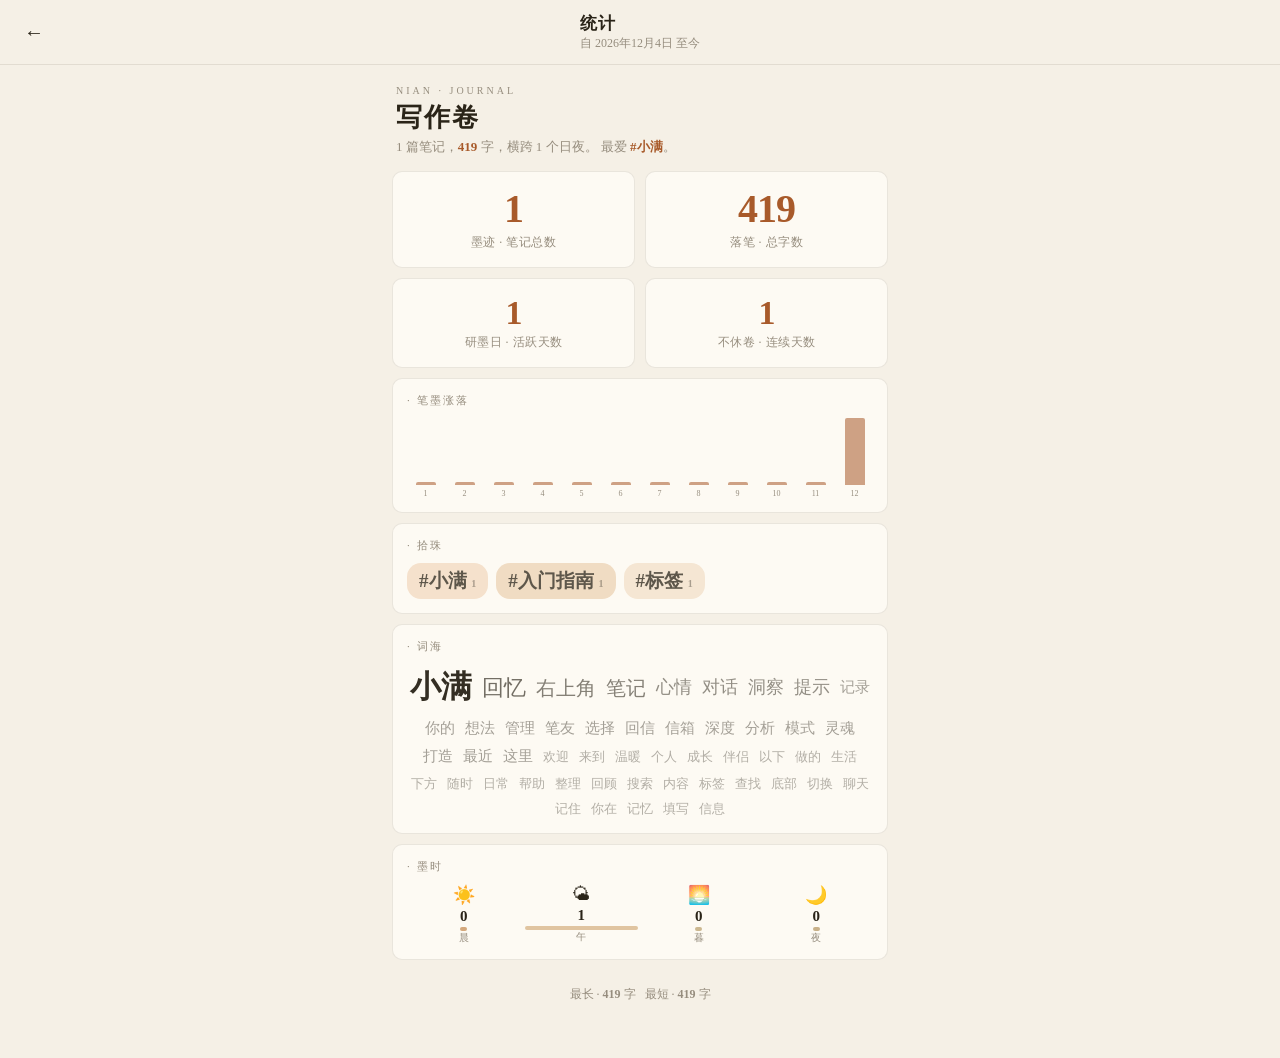
<file: hotupdate/published/stats.html>
<!DOCTYPE html>
<html lang="zh-CN">
<head>
<meta charset="UTF-8">
<meta name="viewport" content="width=device-width, initial-scale=1.0, user-scalable=no">
<title>小满 · 统计</title>
<style>
  :root {
    --bg: #f5f0e6;
    --card: #fdfaf3;
    --text: #2a2418;
    --text-secondary: #5e574b;
    --text-muted: #968d7e;
    --accent: #a85a2a;
    --accent-light: rgba(168, 90, 42, 0.08);
    --border: rgba(60, 40, 20, 0.1);
    --radius: 10px;
    --radius-lg: 14px;
  }

  * { margin: 0; padding: 0; box-sizing: border-box; -webkit-tap-highlight-color: transparent; }

  body {
    font-family: 'Noto Serif SC', 'Songti SC', 'PingFang SC', serif;
    background: var(--bg);
    color: var(--text);
    min-height: 100vh;
  }

  /* ── header ── */
  .header {
    position: sticky;
    top: 0;
    z-index: 50;
    background: rgba(245, 240, 230, 0.92);
    backdrop-filter: blur(12px);
    -webkit-backdrop-filter: blur(12px);
    padding: 12px 16px;
    border-bottom: 1px solid var(--border);
    display: flex;
    align-items: center;
    justify-content: space-between;
  }
  .header-back {
    width: 36px; height: 36px;
    display: flex; align-items: center; justify-content: center;
    border-radius: 50%; cursor: pointer;
    font-size: 20px; color: var(--text);
    transition: background 0.2s;
  }
  .header-back:active { background: var(--border); }
  .header-title { font-size: 17px; font-weight: 600; letter-spacing: 1px; }
  .header-sub { font-size: 12px; color: var(--text-muted); }
  .header-spacer { width: 36px; }

  /* ── 杂志网格 ── */
  .magazine {
    display: grid;
    grid-template-columns: 1fr 1fr;
    gap: 10px;
    padding: 12px;
    max-width: 520px;
    margin: 0 auto;
    padding-bottom: 40px;
  }

  /* ── 卡片公共 ── */
  .card {
    background: var(--card);
    border: 1px solid var(--border);
    border-radius: var(--radius);
    overflow: hidden;
  }
  .card-pad { padding: 16px; }
  .card-pad-sm { padding: 14px; }

  /* ── 跨栏卡片 ── */
  .span-2 { grid-column: 1 / -1; }

  /* ── 导语卡片 ── */
  .intro-card {
    grid-column: 1 / -1;
    background: transparent;
    border: none;
    padding: 8px 4px 4px;
  }
  .intro-overline {
    font-size: 10px;
    color: var(--text-muted);
    letter-spacing: 3px;
    text-transform: uppercase;
    margin-bottom: 6px;
  }
  .intro-title {
    font-size: 26px;
    font-weight: 700;
    color: var(--text);
    letter-spacing: 2px;
    line-height: 1.2;
    margin-bottom: 4px;
  }
  .intro-sub {
    font-size: 13px;
    color: var(--text-muted);
    line-height: 1.5;
  }
  .intro-sub b { color: var(--accent); font-weight: 600; }

  /* ── 数字卡片 ── */
  .num-card { text-align: center; }
  .num-card .num {
    font-size: 40px;
    font-weight: 700;
    color: var(--accent);
    line-height: 1.05;
    letter-spacing: -1px;
  }
  .num-card .num.sm { font-size: 34px; }
  .num-card .label {
    font-size: 12px;
    color: var(--text-muted);
    margin-top: 4px;
    letter-spacing: 0.5px;
  }

  /* ── 趋势卡片 ── */
  .trend-card { grid-column: 1 / -1; }
  .trend-head {
    font-size: 11px;
    color: var(--text-muted);
    letter-spacing: 2px;
    margin-bottom: 10px;
  }
  .trend-bars {
    display: flex;
    align-items: flex-end;
    gap: 2px;
    height: 80px;
  }
  .trend-col {
    flex: 1;
    display: flex;
    flex-direction: column;
    align-items: center;
    justify-content: flex-end;
    height: 100%;
  }
  .trend-bar-count {
    width: 100%;
    max-width: 20px;
    background: var(--accent);
    opacity: 0.55;
    border-radius: 2px 2px 0 0;
    min-height: 2px;
  }
  .trend-col-marker {
    font-size: 8px;
    color: var(--text-muted);
    margin-top: 4px;
    text-align: center;
  }

  /* ── 标签卡片 ── */
  .tags-card { grid-column: 1 / -1; }
  .tags-head {
    font-size: 11px;
    color: var(--text-muted);
    letter-spacing: 2px;
    margin-bottom: 10px;
  }
  .tags-flow {
    display: flex;
    flex-wrap: wrap;
    gap: 6px 8px;
  }
  .tag-pill {
    padding: 5px 12px;
    border-radius: 14px;
    font-size: 13px;
    white-space: nowrap;
    color: var(--text-secondary);
  }

  /* ── 词云卡片 ── */
  .cloud-card { grid-column: 1 / -1; }
  .cloud-head {
    font-size: 11px;
    color: var(--text-muted);
    letter-spacing: 2px;
    margin-bottom: 10px;
  }
  .cloud-wrap {
    display: flex;
    flex-wrap: wrap;
    gap: 6px 10px;
    align-items: center;
    justify-content: center;
    min-height: 60px;
    line-height: 1.5;
  }
  .cloud-wrap .cw {
    color: var(--text);
    white-space: nowrap;
  }

  /* ── 时钟卡片 ── */
  .clock-card { grid-column: 1 / -1; }
  .clock-head {
    font-size: 11px;
    color: var(--text-muted);
    letter-spacing: 2px;
    margin-bottom: 10px;
  }
  .clock-row {
    display: flex;
    gap: 4px;
  }
  .clock-seg {
    flex: 1;
    text-align: center;
  }
  .clock-seg-icon { font-size: 18px; }
  .clock-seg-num { font-size: 15px; font-weight: 600; color: var(--text); margin: 2px 0; }
  .clock-seg-bar {
    height: 4px;
    border-radius: 2px;
    margin: 0 4px 4px;
  }
  .clock-seg-label { font-size: 10px; color: var(--text-muted); }

  /* ── 脚注卡片 ── */
  .foot-card {
    grid-column: 1 / -1;
    background: transparent;
    border: none;
    text-align: center;
    padding: 12px 0;
    font-size: 12px;
    color: var(--text-muted);
    line-height: 2;
  }

  /* ── 空态 ── */
  .empty-state {
    text-align: center;
    padding: 80px 20px;
    color: var(--text-muted);
    font-size: 14px;
  }

  /* ── 暖色标签色板 ── */
  .pill-0 { background: #f5e1cc; } .pill-1 { background: #f0dcc3; }
  .pill-2 { background: #f5e6d3; } .pill-3 { background: #eed9c0; }
  .pill-4 { background: #f3e0ca; } .pill-5 { background: #f1ddc5; }
  .pill-6 { background: #f4e3cf; } .pill-7 { background: #efdbc4; }
  .pill-8 { background: #f2dfc8; } .pill-9 { background: #f6e7d5; }
  .pill-10{ background: #f0dac2; } .pill-11{ background: #f3e1cd; }

  .bar-0 { background: #d4a87c; } .bar-1 { background: #e0c4a0; }
  .bar-2 { background: #ccb890; } .bar-3 { background: #c8b088; }
</style>
</head>
<body>

<div class="header">
  <div class="header-back" onclick="history.back()">←</div>
  <div>
    <div class="header-title">统计</div>
    <div class="header-sub" id="headerRange"></div>
  </div>
  <div class="header-spacer"></div>
</div>

<div class="magazine" id="magazine">
  <div class="empty-state" id="emptyState">📜<br><br>暂无笔记</div>
</div>

<script>
(function() {
  // ── 数据加载 ──
  var hasBridge = (typeof AndroidStorage !== 'undefined' && AndroidStorage !== null);
  function loadNotes() {
    try {
      var raw = hasBridge ? AndroidStorage.loadNotes() : (localStorage.getItem('nian_notes') || '[]');
      var data = JSON.parse(raw);
      return Array.isArray(data) ? data : [];
    } catch(e) { return []; }
  }
  var notes = loadNotes();
  if (notes.length === 0) return;

  document.getElementById('emptyState').style.display = 'none';

  // ── 计算 ──
  function totalWords() {
    return notes.reduce(function(s, n) {
      return s + (n.content.match(/[一-龥]/g) || []).length + (n.content.match(/[a-zA-Z0-9]+/g) || []).length;
    }, 0);
  }
  function uniqueDays() {
    var s = new Set();
    notes.forEach(function(n) { if (n.createdAt) s.add(n.createdAt.substring(0,10)); });
    return s.size;
  }
  function currentStreak() {
    var days = Array.from(new Set(notes.map(function(n) {
      return n.createdAt ? n.createdAt.substring(0,10) : '';
    }).filter(Boolean))).sort();
    if (!days.length) return 0;
    var today = new Date().toISOString().substring(0,10);
    var yest = new Date(Date.now()-86400000).toISOString().substring(0,10);
    var last = days[days.length-1];
    if (last !== today && last !== yest) return 0;
    var c = 1;
    for (var i = days.length-2; i >= 0; i--) {
      if (Math.round((new Date(days[i+1]) - new Date(days[i])) / 86400000) === 1) c++;
      else break;
    }
    return c;
  }
  function monthlyTrend() {
    var months = [];
    var now = new Date();
    for (var m = 11; m >= 0; m--) {
      var d = new Date(now.getFullYear(), now.getMonth() - m, 1);
      months.push({ key: d.getFullYear()+'-'+String(d.getMonth()+1).padStart(2,'0'), label: (d.getMonth()+1)+'月', count: 0, words: 0 });
    }
    notes.forEach(function(n) {
      if (!n.createdAt) return;
      var key = n.createdAt.substring(0,7);
      var mo = months.find(function(x) { return x.key === key; });
      if (mo) {
        mo.count++;
        mo.words += (n.content.match(/[一-龥]/g) || []).length + (n.content.match(/[a-zA-Z0-9]+/g) || []).length;
      }
    });
    return months;
  }
  function tagStats() {
    var f = {};
    notes.forEach(function(n) {
      (n.content.match(/#([^\s]+)/g) || []).forEach(function(t) {
        var tag = t.substring(1);
        if (tag && tag !== '#') f[tag] = (f[tag]||0)+1;
      });
    });
    return Object.entries(f).sort(function(a,b) { return b[1]-a[1]; });
  }
  function timeDistribution() {
    var segs = [
      { key:'morning', label:'晨', range:[6,12], count:0, icon:'☀️', barClass:'bar-0' },
      { key:'afternoon', label:'午', range:[12,18], count:0, icon:'🌤', barClass:'bar-1' },
      { key:'evening', label:'暮', range:[18,24], count:0, icon:'🌅', barClass:'bar-2' },
      { key:'night', label:'夜', range:[0,6], count:0, icon:'🌙', barClass:'bar-3' }
    ];
    notes.forEach(function(n) {
      if (!n.createdAt) return;
      var h = new Date(n.createdAt).getHours();
      var s = segs.find(function(x) { return h >= x.range[0] && h < x.range[1]; });
      if (s) s.count++;
    });
    return segs;
  }
  function firstDate() {
    var dates = notes.map(function(n) { return n.createdAt; }).filter(Boolean).sort();
    if (!dates.length) return '';
    var d = new Date(dates[0]);
    return d.getFullYear()+'年'+(d.getMonth()+1)+'月'+d.getDate()+'日';
  }

  // ── 中文分词关键词 ──
  function extractKeywords(limit) {
    limit = limit || 40;
    var stopWords = new Set([
      '的','了','在','是','我','有','和','就','不','人','都','一','一个','上','也','很','到',
      '说','要','去','你','会','着','没有','看','好','自己','这','他','它','她','们','那',
      '这个','那个','什么','怎么','如果','因为','所以','但是','可以','已经','还是','只是',
      '就是','不是','可能','而且','不过','虽然','然后','之后','觉得','知道','应该','需要',
      '问题','东西','时间','事情','起来','出来','回来','过去','过来','下去','这样','那样',
      '如何','哪里','还有','没有','不会','不能','不要','一些','真的','为了','但是','的话',
      '等等','一般','一个','一种','比较','相对','所有','这个','那个','我们','他们','你们',
      '这是','那是','就是','不是'
    ]);

    // 合并所有笔记文本（去标签）
    var fullText = notes.map(function(n) {
      return n.content.replace(/#[^\s]+/g, '').replace(/https?:\/\/\S+/g, '').replace(/[a-zA-Z0-9]+/g, ' ');
    }).join(' ');

    var freq = {};
    try {
      // Intl.Segmenter 原生中文分词（Chrome 87+ / WebView 支持）
      var segmenter = new Intl.Segmenter('zh-CN', { granularity: 'word' });
      var segments = segmenter.segment(fullText);
      var iter = segments[Symbol.iterator]();
      var result;
      while (!(result = iter.next()).done) {
        var word = result.value.segment;
        // 只取 2-4 字中文词，滤停用词和单字
        if (word.length >= 2 && word.length <= 4 && /^[一-龥]+$/.test(word) && !stopWords.has(word)) {
          freq[word] = (freq[word] || 0) + 1;
        }
      }
    } catch(e) {
      // fallback: 简单 2-gram
      var text = fullText.replace(/[^一-龥]/g, '');
      for (var i = 0; i < text.length - 1; i++) {
        var w = text.substring(i, i+2);
        if (!stopWords.has(w)) freq[w] = (freq[w]||0)+1;
      }
    }

    return Object.entries(freq).sort(function(a,b) { return b[1]-a[1]; }).slice(0, limit);
  }

  function longestNote() {
    var max = { words: 0, content: '' };
    notes.forEach(function(n) {
      var w = (n.content.match(/[一-龥]/g) || []).length + (n.content.match(/[a-zA-Z0-9]+/g) || []).length;
      if (w > max.words) { max.words = w; max.content = n.content; }
    });
    return max;
  }
  function shortestNote() {
    var min = { words: Infinity, content: '' };
    notes.forEach(function(n) {
      var w = (n.content.match(/[一-龥]/g) || []).length + (n.content.match(/[a-zA-Z0-9]+/g) || []).length;
      if (w > 0 && w < min.words) { min.words = w; min.content = n.content; }
    });
    return min.words === Infinity ? { words: 0, content: '' } : min;
  }

  // ── 渲染 ──
  document.getElementById('headerRange').textContent = '自 ' + firstDate() + ' 至今';

  var totalW = totalWords();
  var wordsStr = totalW >= 10000 ? (totalW/10000).toFixed(1)+'万' : totalW.toString();
  var tags = tagStats();
  var topTag = tags.length > 0 ? tags[0][0] : '';
  var topTag2 = tags.length > 1 ? tags[1][0] : '';
  var trends = monthlyTrend();
  var maxTrendCount = Math.max.apply(null, trends.map(function(t){return t.count;})) || 1;
  var maxTrendWords = Math.max.apply(null, trends.map(function(t){return t.words;})) || 1;
  var keywords = extractKeywords(50);
  var segs = timeDistribution();
  var totalSeg = segs.reduce(function(s,x){return s+x.count;},0) || 1;
  var longest = longestNote();
  var shortest = shortestNote();

  var html = '';

  // ── 导语 ──
  html += '<div class="intro-card card-pad-sm">' +
    '<div class="intro-overline">Nian · Journal</div>' +
    '<div class="intro-title">写作卷</div>' +
    '<div class="intro-sub">' +
    notes.length + ' 篇笔记，<b>' + wordsStr + '</b> 字，横跨 ' + uniqueDays() + ' 个日夜。' +
    (topTag ? ' 最爱 <b>#' + topTag + '</b>。' : '') +
    '</div></div>';

  // ── 四个数字卡片（2x2 杂志网格）──
  html += '<div class="card num-card"><div class="card-pad"><div class="num">' + notes.length + '</div><div class="label">墨迹 · 笔记总数</div></div></div>';
  html += '<div class="card num-card"><div class="card-pad"><div class="num">' + wordsStr + '</div><div class="label">落笔 · 总字数</div></div></div>';
  html += '<div class="card num-card"><div class="card-pad"><div class="num sm">' + uniqueDays() + '</div><div class="label">研墨日 · 活跃天数</div></div></div>';
  html += '<div class="card num-card"><div class="card-pad"><div class="num sm">' + currentStreak() + '</div><div class="label">不休卷 · 连续天数</div></div></div>';

  // ── 趋势图（跨栏）──
  html += '<div class="card trend-card"><div class="card-pad-sm">' +
    '<div class="trend-head">· 笔墨涨落</div>' +
    '<div class="trend-bars">';
  html += trends.map(function(t) {
    var h = Math.max(3, (t.count / maxTrendCount) * 72);
    return '<div class="trend-col"><div class="trend-bar-count" style="height:' + h + 'px;"></div><div class="trend-col-marker">' + t.label.replace('月','') + '</div></div>';
  }).join('');
  html += '</div></div></div>';

  // ── 标签排行（跨栏）──
  html += '<div class="card tags-card"><div class="card-pad-sm">' +
    '<div class="tags-head">· 拾珠</div>' +
    '<div class="tags-flow">';
  var maxTagF = tags.length > 0 ? tags[0][1] : 1;
  html += tags.map(function(t, i) {
    var ratio = t[1] / maxTagF;
    var size = 13 + ratio * 6;
    var w = ratio > 0.6 ? 600 : 400;
    return '<span class="tag-pill pill-' + (i % 12) + '" style="font-size:' + size.toFixed(0) + 'px;font-weight:' + w + ';">#' + t[0] + ' <span style="font-size:10px;opacity:0.5;">' + t[1] + '</span></span>';
  }).join('');
  html += '</div></div></div>';

  // ── 关键词云（跨栏）──
  html += '<div class="card cloud-card"><div class="card-pad-sm">' +
    '<div class="cloud-head">· 词海</div>';
  if (keywords.length > 0) {
    var maxKw = keywords[0][1];
    var minKw = keywords[keywords.length-1][1];
    var kwRange = maxKw - minKw || 1;
    html += '<div class="cloud-wrap">' + keywords.map(function(k) {
      var ratio = (k[1] - minKw) / kwRange;
      var size = 13 + ratio * 18;
      var opacity = 0.35 + ratio * 0.6;
      var weight = ratio > 0.5 ? 600 : 400;
      return '<span class="cw" style="font-size:' + size.toFixed(0) + 'px;opacity:' + opacity.toFixed(2) + ';font-weight:' + weight + ';">' + k[0] + '</span>';
    }).join('') + '</div>';
  } else {
    html += '<div class="cloud-wrap"><span style="color:var(--text-muted);font-size:13px;">多写几篇，词海自现</span></div>';
  }
  html += '</div></div>';

  // ── 墨时（跨栏）──
  html += '<div class="card clock-card"><div class="card-pad-sm">' +
    '<div class="clock-head">· 墨时</div>' +
    '<div class="clock-row">';
  html += segs.map(function(s) {
    var pct = Math.max(6, (s.count / totalSeg) * 100);
    return '<div class="clock-seg">' +
      '<div class="clock-seg-icon">' + s.icon + '</div>' +
      '<div class="clock-seg-num">' + s.count + '</div>' +
      '<div class="clock-seg-bar ' + s.barClass + '" style="width:' + pct + '%;margin:0 auto;"></div>' +
      '<div class="clock-seg-label">' + s.label + '</div>' +
      '</div>';
  }).join('');
  html += '</div></div></div>';

  // ── 脚注 ──
  html += '<div class="foot-card">' +
    '最长 · <b>' + longest.words + '</b> 字 &nbsp; 最短 · <b>' + shortest.words + '</b> 字' +
    '</div>';

  document.getElementById('magazine').innerHTML = html;

})();
</script>

</body>
</html>
</file>
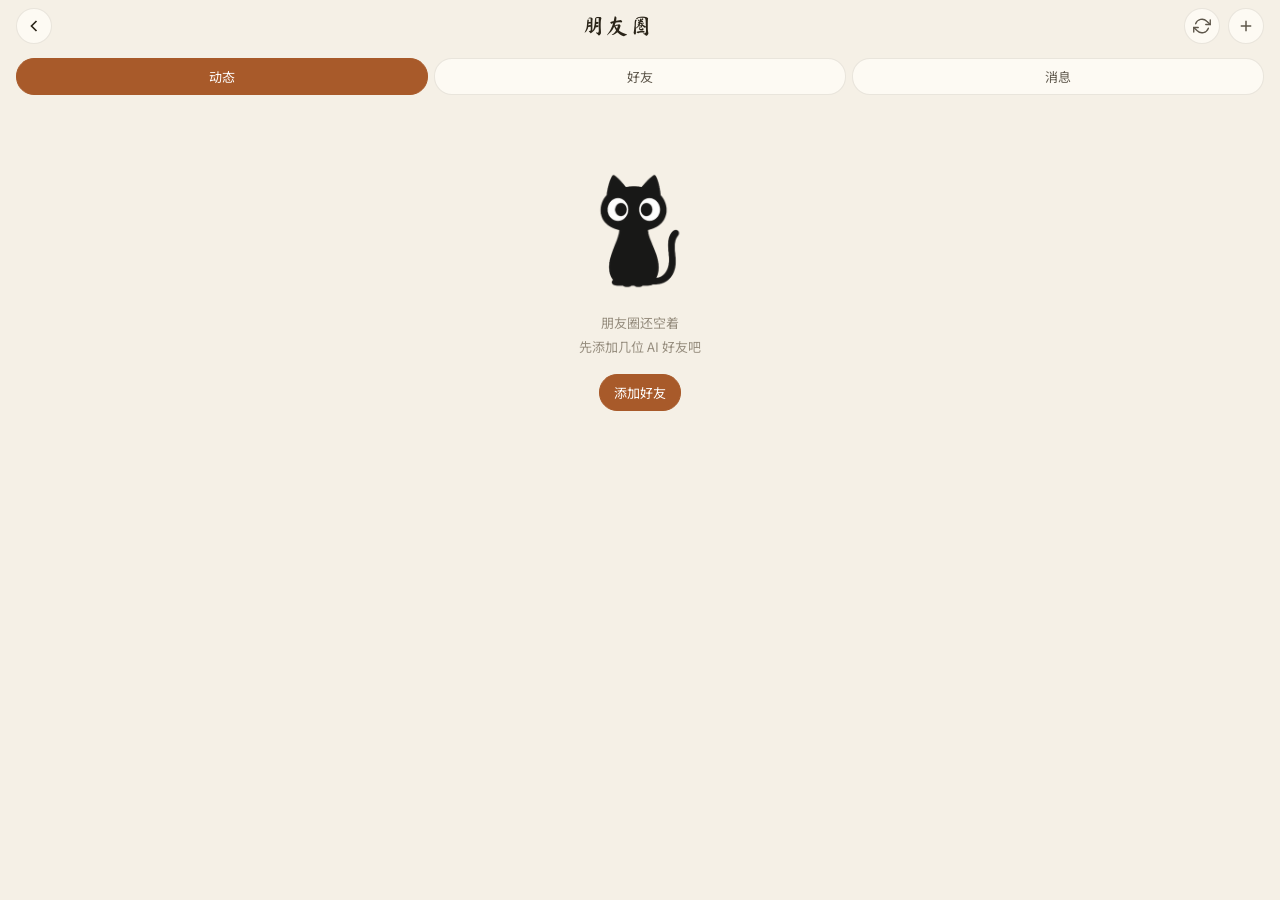
<file: hotupdate/published/circle/circle.html>
<!DOCTYPE html>
<html lang="zh-CN">
<head>
    <meta charset="UTF-8">
    <meta name="viewport" content="width=device-width, initial-scale=1.0, maximum-scale=1.0, user-scalable=no, viewport-fit=cover">
    <title>小满 · 朋友圈</title>
    <link rel="preconnect" href="https://fonts.googleapis.com">
    <link rel="preconnect" href="https://fonts.gstatic.com" crossorigin>
    <link href="https://fonts.googleapis.com/css2?family=Noto+Serif+SC:wght@400;500;600;700&family=Noto+Sans+SC:wght@400;500;600;700&family=Ma+Shan+Zheng&display=swap" rel="stylesheet">
    <link rel="stylesheet" href="circle.css">
</head>
<body>
    <div class="circle-app">
        <div class="circle-header">
            <div class="circle-back" onclick="goBack()">
                <svg viewBox="0 0 24 24" fill="none" stroke="currentColor" stroke-width="2"><polyline points="15 18 9 12 15 6"/></svg>
            </div>
            <div class="circle-title">朋友圈</div>
            <div class="circle-actions">
                <div class="circle-icon" id="refreshBtn" onclick="manualRefresh()" title="刷新动态">
                    <svg viewBox="0 0 24 24" fill="none" stroke="currentColor" stroke-width="1.8" stroke-linecap="round" stroke-linejoin="round">
                        <polyline points="23 4 23 10 17 10"/><polyline points="1 20 1 14 7 14"/>
                        <path d="M3.51 9a9 9 0 0 1 14.85-3.36L23 10M1 14l4.64 4.36A9 9 0 0 0 20.49 15"/>
                    </svg>
                </div>
                <div class="circle-icon" onclick="openAddFriend()" title="添加好友">
                    <svg viewBox="0 0 24 24" fill="none" stroke="currentColor" stroke-width="2">
                        <line x1="12" y1="5" x2="12" y2="19"/><line x1="5" y1="12" x2="19" y2="12"/>
                    </svg>
                </div>
            </div>
        </div>

        <div class="circle-tabs">
            <div class="circle-tab active" id="tabFeed" onclick="switchTab('feed')">动态</div>
            <div class="circle-tab" id="tabFriends" onclick="switchTab('friends')">好友</div>
            <div class="circle-tab" id="tabMessages" onclick="switchTab('messages')">消息<span class="tab-badge" id="msgTabBadge" style="display:none">0</span></div>
        </div>

        <div class="circle-main">
            <div class="circle-view active" id="feedView">
                <div id="feedList"></div>
            </div>
            <div class="circle-view" id="friendsView">
                <div class="view-toolbar">
                    <button class="soft-btn primary" onclick="openAddFriend()">＋ 添加好友</button>
                </div>
                <div id="friendsList"></div>
            </div>
            <div class="circle-view" id="messagesView">
                <div id="messagesList"></div>
            </div>
        </div>

        <div class="sheet-overlay" id="addOverlay" onclick="closeAddFriend()"></div>
        <div class="sheet" id="addSheet">
            <div class="sheet-head">
                <span>添加好友</span>
                <span class="sheet-close" onclick="closeAddFriend()">×</span>
            </div>
            <div class="sheet-body" id="addFriendList"></div>
        </div>

        <div class="chat-view" id="chatView">
            <div class="chat-header">
                <div class="circle-back" onclick="closeChat()">
                    <svg viewBox="0 0 24 24" fill="none" stroke="currentColor" stroke-width="2"><polyline points="15 18 9 12 15 6"/></svg>
                </div>
                <div class="chat-head-main" id="chatHead"></div>
            </div>
            <div class="chat-body" id="chatBody"></div>
            <div class="chat-compose">
                <textarea id="chatInput" placeholder="发消息..." rows="1"></textarea>
                <button id="chatSendBtn" onclick="sendChat()">发送</button>
            </div>
        </div>

        <div class="toast" id="toast"></div>
    </div>

    <script src="../app-config.js"></script>
    <script src="../native-http.js"></script>
    <script src="circle.js"></script>
</body>
</html>
</file>
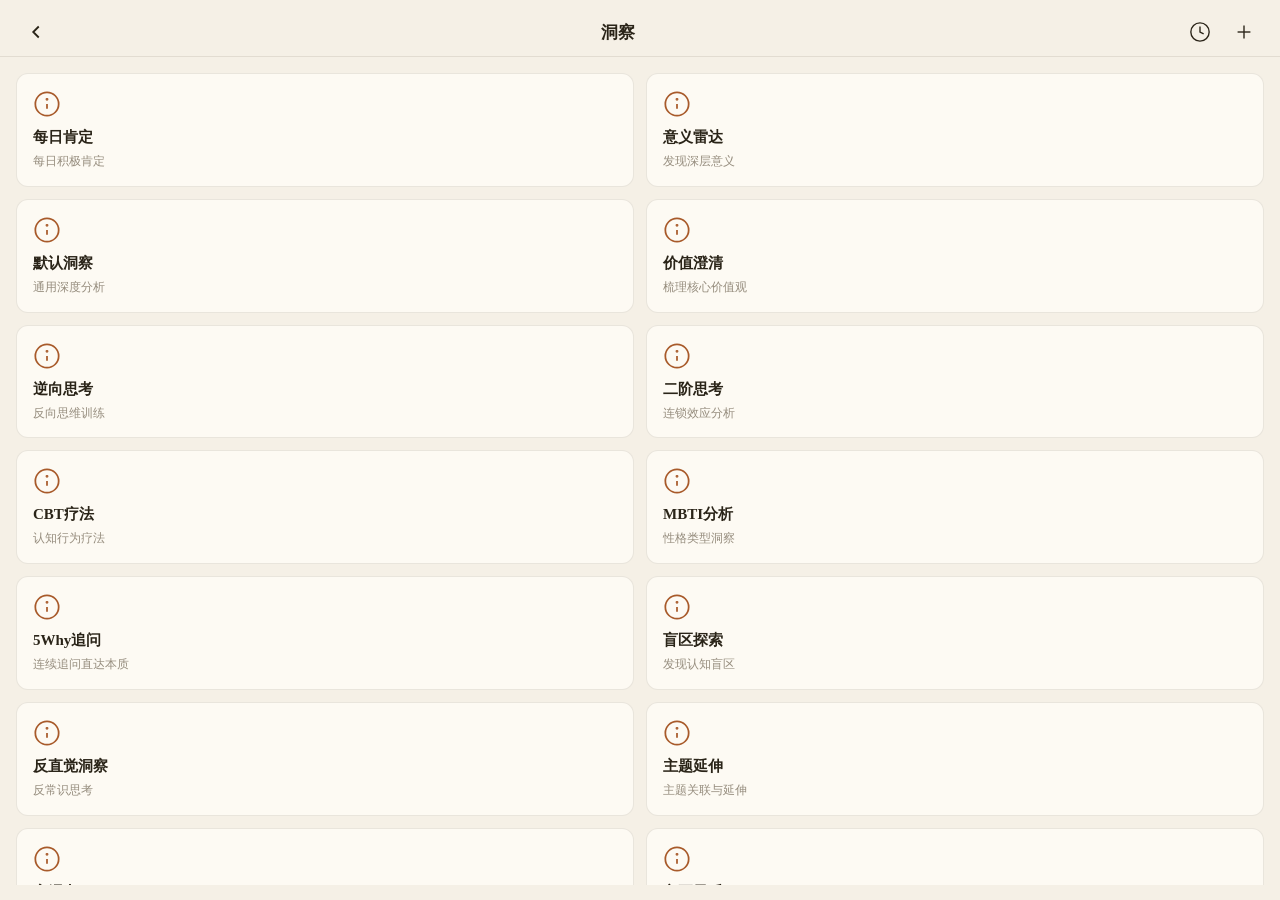
<file: hotupdate/published/insight/insight.html>
<!DOCTYPE html>
<html lang="zh-CN">
<head>
    <meta charset="UTF-8">
    <meta name="viewport" content="width=device-width, initial-scale=1.0, maximum-scale=1.0, user-scalable=no, viewport-fit=cover">
    <title>洞察</title>
    <link rel="stylesheet" href="insight.css">
</head>
<body>
    <div class="app">
        <!-- Main page -->
        <div class="insight-header">
            <div class="back-btn" onclick="goBack()">
                <svg viewBox="0 0 24 24" fill="none" stroke="currentColor" stroke-width="2"><polyline points="15 18 9 12 15 6"/></svg>
            </div>
            <div class="header-title">洞察</div>
            <div class="header-actions">
                <div class="back-btn" onclick="openHistory()">
                    <svg viewBox="0 0 24 24" fill="none" stroke="currentColor" stroke-width="1.5"><circle cx="12" cy="12" r="10"/><polyline points="12 6 12 12 16 14"/></svg>
                </div>
                <div class="back-btn" onclick="document.getElementById('methodGrid').innerHTML = ''; loadPrompts();">
                    <svg viewBox="0 0 24 24" fill="none" stroke="currentColor" stroke-width="1.5"><line x1="12" y1="5" x2="12" y2="19"/><line x1="5" y1="12" x2="19" y2="12"/></svg>
                </div>
            </div>
        </div>

        <div class="method-grid" id="methodGrid"></div>

        <!-- Note search overlay -->
        <div class="note-search-overlay" id="noteSearchOverlay" onclick="closeNoteSearch()"></div>
        <div class="note-search-panel" id="noteSearchPanel">
            <div class="note-search-handle"></div>
            <div class="note-search-input-wrap">
                <input type="text" class="note-search-input" id="noteSearchInput" placeholder="搜索笔记..." oninput="filterNotes()">
            </div>
            <div class="note-search-list" id="noteSearchList"></div>
        </div>

        <!-- Insight result -->
        <div class="insight-result" id="insightResult">
            <div class="insight-result-header">
                <div class="back-btn" onclick="closeResult()">
                    <svg viewBox="0 0 24 24" fill="none" stroke="currentColor" stroke-width="2"><polyline points="15 18 9 12 15 6"/></svg>
                </div>
                <div class="result-title" id="resultTitle"></div>
            </div>
            <div class="insight-result-body">
                <div class="result-note" id="resultNote"></div>
                <div class="result-content" id="resultContent"></div>
            </div>
        </div>

        <!-- History page -->
        <div class="insight-history" id="insightHistory">
            <div class="insight-result-header">
                <div class="back-btn" onclick="closeHistory()">
                    <svg viewBox="0 0 24 24" fill="none" stroke="currentColor" stroke-width="2"><polyline points="15 18 9 12 15 6"/></svg>
                </div>
                <div class="result-title">历史洞察</div>
            </div>
            <div class="insight-history-list" id="historyList"></div>
        </div>
    </div>

    <script src="../app-config.js"></script>
    <script src="../native-http.js"></script>
    <script src="insight_prompts.js"></script>
    <script src="insight.js"></script>
</body>
</html>
</file>
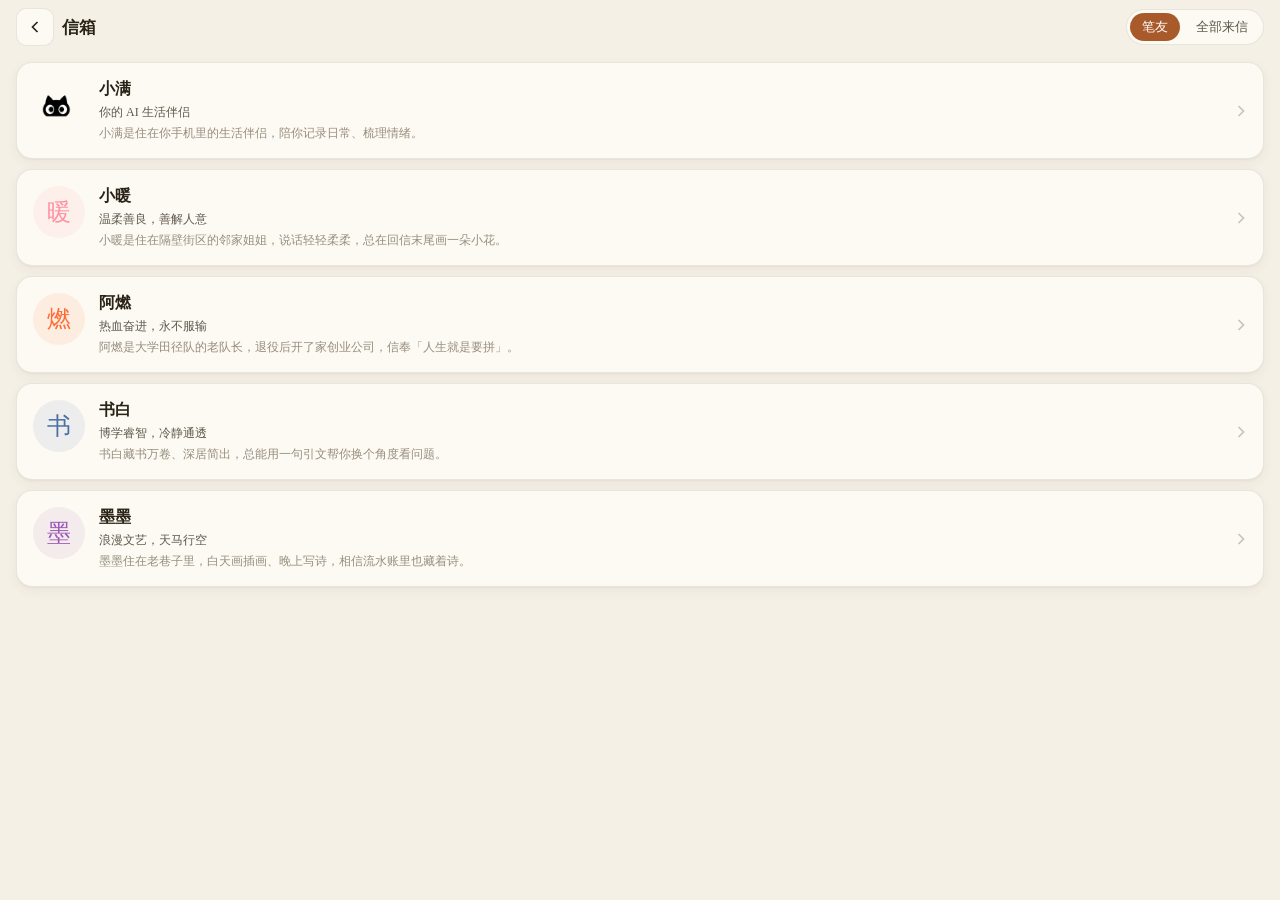
<file: hotupdate/published/mail/mail.html>
<!DOCTYPE html>
<html lang="zh-CN">
<head>
    <meta charset="UTF-8">
    <meta name="viewport" content="width=device-width, initial-scale=1.0, maximum-scale=1.0, user-scalable=no, viewport-fit=cover">
    <title>小满信箱</title>
    <link rel="stylesheet" href="mail.css">
</head>
<body>
    <div class="app">
        <div class="mail-header">
            <div class="mail-header-left">
                <div class="mail-back" onclick="goBack()">
                    <svg viewBox="0 0 24 24" fill="none" stroke="currentColor" stroke-width="2"><polyline points="15 18 9 12 15 6"/></svg>
                </div>
                <span class="mail-header-title">信箱</span>
            </div>
            <div class="mail-view-tabs" id="mailViewTabs">
                <span class="mail-view-tab active" id="tabPenpals" onclick="switchMailView('penpals')">笔友</span>
                <span class="mail-view-tab" id="tabWall" onclick="switchMailView('wall')">全部来信</span>
            </div>
        </div>

        <!-- 笔友列表（默认首页） -->
        <div class="penpal-wall" id="penpalWall"></div>

        <!-- 全部来信视图 -->
        <div id="wallView" style="display:none">
            <div class="penpal-filter" id="penpalFilter"></div>
            <div class="mail-list-tools"><span class="mail-clear-read" onclick="clearReadMails()">清空已读</span></div>
            <div class="mail-list" id="envelopeWall"></div>
        </div>

        <!-- 笔友对话流 -->
        <div class="thread-overlay" id="threadOverlay" onclick="closeThread()"></div>
        <div class="thread-view" id="threadView">
            <div class="thread-header">
                <div class="mail-back" onclick="closeThread()">
                    <svg viewBox="0 0 24 24" fill="none" stroke="currentColor" stroke-width="2"><polyline points="15 18 9 12 15 6"/></svg>
                </div>
                <span class="thread-title" id="threadTitle">对话</span>
            </div>
            <div class="thread-body" id="threadBody"></div>
            <div class="thread-compose">
                <textarea class="thread-compose-input" id="threadInput" placeholder="写封信给 Ta，Ta 会回信…"></textarea>
                <div class="thread-compose-actions">
                    <button class="letter-reply-btn primary" onclick="sendThreadLetter()">寄出</button>
                </div>
            </div>
        </div>

        <div class="letter-detail-overlay" id="detailOverlay" onclick="closeDetail()"></div>
        <div class="letter-detail" id="detailPanel">
            <div class="letter-detail-header">
                <div class="mail-back" onclick="closeDetail()">
                    <svg viewBox="0 0 24 24" fill="none" stroke="currentColor" stroke-width="2"><polyline points="15 18 9 12 15 6"/></svg>
                </div>
                <span class="mail-header-title" id="detailTitle">信件</span>
                <div class="mail-mark-read-btn" onclick="closeDetail()">完成</div>
            </div>
            <div class="letter-detail-body" id="detailBody"></div>
            <div class="reply-compose" id="replyCompose">
                <textarea class="reply-compose-input" id="replyComposeInput" placeholder="写下你的回信..."></textarea>
                <div class="reply-compose-actions">
                    <button class="letter-reply-btn secondary" onclick="cancelReply()">取消</button>
                    <button class="letter-reply-btn primary" id="replyComposeSend" onclick="sendReply()">发送</button>
                </div>
            </div>
        </div>
    </div>

    <script src="../app-config.js"></script>
    <script src="../native-http.js"></script>
    <script src="../conversation-memory.js"></script>
    <script src="mail.js"></script>
</body>
</html>
</file>
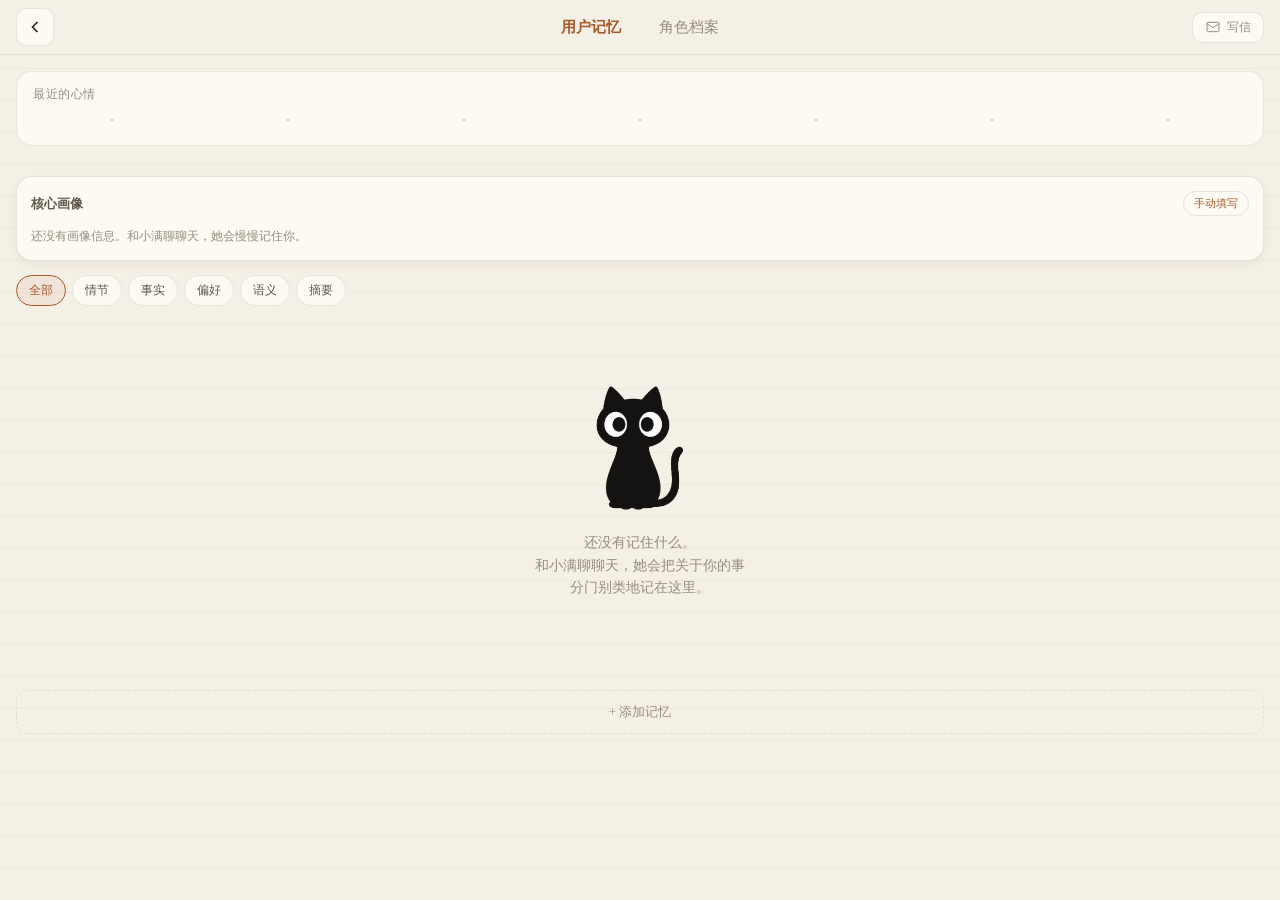
<file: hotupdate/published/memory/memory.html>
<!DOCTYPE html>
<html lang="zh-CN">
<head>
    <meta charset="UTF-8">
    <meta name="viewport" content="width=device-width, initial-scale=1.0, maximum-scale=1.0, user-scalable=no, viewport-fit=cover">
    <title>小满的记忆</title>
    <link rel="stylesheet" href="memory.css">
</head>
<body>
    <div class="app">
        <div class="memory-header">
            <button class="memory-back" onclick="goBack()">
                <svg viewBox="0 0 24 24" fill="none" stroke="currentColor" stroke-width="2"><polyline points="15 18 9 12 15 6"/></svg>
            </button>
            <div class="memory-header-center">
                <button class="mem-head-tab active" data-tab="user" onclick="switchTab('user')">用户记忆</button>
                <span class="memory-header-title">小满的记忆</span>
                <button class="mem-head-tab" data-tab="role" onclick="switchTab('role')">角色档案</button>
            </div>
            <button class="dreaming-btn" id="letterBtn" onclick="openLetterDialog()">
                <svg viewBox="0 0 24 24" fill="none" stroke="currentColor" stroke-width="1.5" stroke-linecap="round" stroke-linejoin="round">
                    <rect x="3" y="5" width="18" height="14" rx="2"/>
                    <polyline points="3 7 12 13 21 7"/>
                </svg>
                <span>写信</span>
            </button>
        </div>

        <div class="memory-body">
            <div class="memory-content" id="memoryContent"></div>
        </div>

        <!-- 核心画像编辑 -->
        <div class="dialog-overlay" id="profileOverlay" onclick="closeProfileEditor()">
            <div class="dialog-card mem-edit-card" onclick="event.stopPropagation()">
                <div class="dialog-title">编辑核心画像</div>
                <div class="mem-form">
                    <label class="mem-field"><span>名字</span><input class="moment-input" id="pfName" maxlength="30"></label>
                    <label class="mem-field"><span>性别</span><input class="moment-input" id="pfGender" maxlength="10"></label>
                    <label class="mem-field"><span>年龄</span><input class="moment-input" id="pfAge" maxlength="10"></label>
                    <label class="mem-field"><span>职业</span><input class="moment-input" id="pfOccupation" maxlength="30"></label>
                    <label class="mem-field"><span>所在城市</span><input class="moment-input" id="pfCity" maxlength="30"></label>
                    <label class="mem-field"><span>情感状态</span><input class="moment-input" id="pfEmotion" maxlength="30"></label>
                    <label class="mem-field"><span>关系状态</span><input class="moment-input" id="pfRelation" maxlength="30"></label>
                    <label class="mem-field"><span>重要日期（每行：生日 1998-05-20）</span><textarea class="moment-textarea" id="pfKeyDates" rows="3"></textarea></label>
                    <label class="mem-field"><span>长期目标（每行一个）</span><textarea class="moment-textarea" id="pfGoals" rows="3"></textarea></label>
                    <label class="mem-field"><span>补充说明</span><textarea class="moment-textarea" id="pfNotes" rows="3"></textarea></label>
                </div>
                <div class="fact-editor-actions">
                    <button class="fact-editor-btn cancel" onclick="closeProfileEditor()">取消</button>
                    <button class="fact-editor-btn confirm" onclick="saveProfileEditor()">保存</button>
                </div>
            </div>
        </div>

        <!-- 记忆条目编辑 -->
        <div class="dialog-overlay" id="memoryOverlay" onclick="closeMemoryEditor()">
            <div class="dialog-card mem-edit-card" onclick="event.stopPropagation()">
                <div class="dialog-title" id="memoryEditorTitle">添加记忆</div>
                <div class="mem-form" id="memoryForm"></div>
                <div class="fact-editor-actions">
                    <button class="fact-editor-btn cancel" onclick="closeMemoryEditor()">取消</button>
                    <button class="fact-editor-btn confirm" onclick="saveMemoryEditor()">保存</button>
                </div>
            </div>
        </div>

        <!-- 角色档案模块编辑 -->
        <div class="dialog-overlay" id="roleOverlay" onclick="closeRoleEditor()">
            <div class="dialog-card mem-edit-card" onclick="event.stopPropagation()">
                <div class="dialog-title" id="roleEditorTitle">编辑角色档案</div>
                <div class="mem-form">
                    <label class="mem-field">
                        <span id="roleEditorDesc">它决定小满是谁、怎么说话</span>
                        <textarea class="moment-textarea" id="roleEditorText" rows="9"></textarea>
                    </label>
                </div>
                <div class="fact-editor-actions">
                    <button class="fact-editor-btn cancel" onclick="closeRoleEditor()">取消</button>
                    <button class="fact-editor-btn confirm" onclick="saveRoleEditor()">保存</button>
                </div>
            </div>
        </div>

        <!-- 写回忆信确认 -->
        <div class="dialog-overlay" id="letterOverlay" onclick="closeLetterDialog()">
            <div class="dialog-card" onclick="event.stopPropagation()">
                <div class="dialog-title">写一封回忆信</div>
                <div class="dialog-info" id="letterDialogInfo"></div>
                <div class="dialog-question">把这阵子我们一起经历的时光，写成信送到信箱？</div>
                <div class="dialog-actions">
                    <button class="dialog-btn cancel" onclick="closeLetterDialog()">再想想</button>
                    <button class="dialog-btn confirm" onclick="confirmLetter()">写这封信</button>
                </div>
            </div>
        </div>
    </div>

    <script src="../app-config.js"></script>
    <script src="../native-http.js"></script>
    <script src="../memory-service.js"></script>
    <script src="../memory-engine.js"></script>
    <script src="memory.js"></script>
</body>
</html>
</file>
<file: hotupdate/published/circle/circle.css>
:root {
    --safe-area-top: env(safe-area-inset-top, 0px);
    --safe-area-bottom: env(safe-area-inset-bottom, 0px);
    --keyboard-height: 0px;
    --bg: #f5f0e6;
    --card: #fdfaf3;
    --text: #2a2418;
    --text-secondary: #5e574b;
    --text-muted: #968d7e;
    --accent: #a85a2a;
    --accent-light: rgba(168, 90, 42, 0.08);
    --border: rgba(60, 40, 20, 0.1);
    --ease: cubic-bezier(0.25, 0.46, 0.45, 0.94);
}

* { box-sizing: border-box; -webkit-tap-highlight-color: transparent; }
html, body {
    margin: 0; padding: 0; width: 100%; height: 100%;
    background: var(--bg); color: var(--text);
    font-family: 'Noto Sans SC', -apple-system, BlinkMacSystemFont, sans-serif;
    overflow: hidden;
}
button, input, textarea { font-family: inherit; }
button { border: none; background: none; cursor: pointer; }

.circle-app {
    position: fixed; inset: 0;
    display: flex; flex-direction: column;
    background: var(--bg);
}

.circle-header {
    flex-shrink: 0;
    display: flex; align-items: center; justify-content: space-between;
    padding: calc(var(--safe-area-top) + 8px) 16px 8px;
    background: var(--bg);
}
.circle-back {
    width: 36px; height: 36px; border-radius: 50%;
    display: flex; align-items: center; justify-content: center;
    background: var(--card); border: 1px solid var(--border);
    color: var(--text); flex: none;
}
.circle-back svg { width: 20px; height: 20px; }
.circle-title {
    font-family: 'Ma Shan Zheng', 'Noto Serif SC', serif;
    font-size: 22px; letter-spacing: 2px; color: var(--text);
}
.circle-actions { display: flex; align-items: center; gap: 8px; }
.circle-icon {
    width: 36px; height: 36px; border-radius: 50%;
    display: flex; align-items: center; justify-content: center;
    background: var(--card); border: 1px solid var(--border);
    color: var(--text-secondary); cursor: pointer;
}
.circle-icon svg { width: 18px; height: 18px; }
.circle-icon.spinning svg { animation: spin 0.8s linear infinite; }
@keyframes spin { to { transform: rotate(360deg); } }

.circle-tabs {
    flex-shrink: 0;
    display: flex; gap: 6px;
    padding: 6px 16px 12px;
    background: var(--bg);
}
.circle-tab {
    flex: 1; text-align: center; padding: 8px 10px;
    border-radius: 18px; background: var(--card);
    border: 1px solid var(--border);
    font-size: 13px; color: var(--text-secondary);
    transition: all 0.2s var(--ease); position: relative;
}
.circle-tab.active { background: var(--accent); border-color: var(--accent); color: #fff; }
.tab-badge {
    display: inline-flex; min-width: 15px; height: 15px; border-radius: 8px;
    align-items: center; justify-content: center;
    background: #e05a3a; color: #fff; font-size: 9px; font-weight: 700;
    padding: 0 4px; margin-left: 3px; vertical-align: top;
}

.circle-main { flex: 1; min-height: 0; position: relative; }
.circle-view {
    display: none; position: absolute; inset: 0;
    overflow-y: auto; padding: 0 16px calc(var(--safe-area-bottom) + 20px);
}
.circle-view::-webkit-scrollbar { display: none; }
.circle-view.active { display: block; }
.view-toolbar { padding: 4px 0 12px; display: flex; justify-content: flex-end; }

.soft-btn {
    border: 1px solid var(--border); background: var(--card);
    color: var(--text-secondary); border-radius: 18px;
    padding: 8px 14px; font-size: 13px;
}
.soft-btn.primary { background: var(--accent); border-color: var(--accent); color: #fff; }
.soft-btn:active { opacity: 0.8; }

/* ── 动态 ── */
.post-card {
    background: var(--card); border: 1px solid var(--border);
    border-radius: 16px; padding: 14px;
    margin-bottom: 12px; box-shadow: 0 2px 10px rgba(70, 50, 30, 0.04);
}
.post-head { display: flex; align-items: center; gap: 10px; }
.avatar {
    width: 40px; height: 40px; border-radius: 50%;
    display: flex; align-items: center; justify-content: center;
    font-family: 'Ma Shan Zheng', 'Noto Serif SC', serif;
    font-size: 19px; color: #fff; flex: none;
    background-size: cover; background-position: center;
}
.avatar.small { width: 26px; height: 26px; font-size: 13px; }
.post-head-main { flex: 1; min-width: 0; }
.post-name { font-size: 14px; font-weight: 600; color: var(--text); }
.post-sub { font-size: 11px; color: var(--text-muted); margin-top: 2px; }
.post-content {
    margin-top: 10px; font-family: 'Noto Serif SC', serif;
    font-size: 14px; line-height: 1.75; color: var(--text);
    white-space: pre-wrap; word-break: break-word;
}
.post-actions {
    display: flex; align-items: center; gap: 16px;
    margin-top: 12px; padding-top: 10px;
    border-top: 1px dashed var(--border);
}
.post-action {
    display: flex; align-items: center; gap: 5px;
    font-size: 12px; color: var(--text-muted);
}
.post-action.active { color: var(--accent); }
.post-action svg { width: 16px; height: 16px; }
.post-action:active { opacity: 0.7; }
.post-likes {
    margin-top: 10px; padding: 8px 10px; border-radius: 10px;
    background: var(--accent-light); font-size: 11px; color: var(--accent);
    line-height: 1.6;
}
.post-comments { margin-top: 8px; display: flex; flex-direction: column; gap: 6px; }
.post-comment { font-size: 12px; line-height: 1.6; color: var(--text-secondary); }
.post-comment .comment-name { color: var(--accent); font-weight: 600; }
.post-comment.typing { color: var(--text-muted); font-style: italic; }
.comment-input-row { display: flex; gap: 8px; margin-top: 8px; }
.comment-input {
    flex: 1; min-width: 0; border: 1px solid var(--border);
    border-radius: 16px; padding: 8px 12px;
    background: var(--bg); color: var(--text); font-size: 12px; outline: none;
}
.comment-input:focus { border-color: var(--accent); }
.comment-send {
    flex: none; border-radius: 16px; padding: 8px 12px;
    background: var(--accent); color: #fff; font-size: 12px;
}

.feed-loading {
    display: flex; align-items: center; justify-content: center; gap: 8px;
    padding: 28px 16px; color: var(--text-muted); font-size: 13px;
}
.loading-dot {
    width: 6px; height: 6px; border-radius: 50%; background: var(--accent);
    animation: bounce 0.9s infinite ease-in-out;
}
.loading-dot:nth-child(2) { animation-delay: 0.15s; }
.loading-dot:nth-child(3) { animation-delay: 0.3s; }
@keyframes bounce { 0%, 80%, 100% { transform: scale(0.6); opacity: 0.5; } 40% { transform: scale(1); opacity: 1; } }

.empty-state {
    text-align: center; padding: 64px 24px;
    color: var(--text-muted); font-size: 13px; line-height: 1.9;
}
.empty-state img { width: 120px; opacity: 0.9; margin-bottom: 12px; }
.empty-state .soft-btn { margin-top: 14px; }

/* ── 好友 / 消息 ── */
.person-row {
    display: flex; align-items: center; gap: 12px;
    background: var(--card); border: 1px solid var(--border);
    border-radius: 14px; padding: 12px; margin-bottom: 8px;
    cursor: pointer;
}
.person-main { flex: 1; min-width: 0; }
.person-name { font-size: 14px; font-weight: 600; color: var(--text); }
.person-desc { font-size: 11px; color: var(--text-muted); margin-top: 3px; white-space: nowrap; overflow: hidden; text-overflow: ellipsis; }
.person-meta { font-size: 10px; color: var(--text-muted); text-align: right; flex: none; }
.unread-dot {
    min-width: 17px; height: 17px; border-radius: 9px;
    background: #e05a3a; color: #fff; font-size: 10px;
    display: flex; align-items: center; justify-content: center;
    padding: 0 4px; margin-left: 6px;
}
.row-arrow { width: 16px; height: 16px; color: var(--text-muted); flex: none; }

/* ── 添加好友 ── */
.sheet-overlay {
    position: absolute; inset: 0; background: rgba(42, 36, 24, 0.45);
    opacity: 0; pointer-events: none; transition: opacity 0.25s var(--ease);
    z-index: 100;
}
.sheet-overlay.open { opacity: 1; pointer-events: auto; }
.sheet {
    position: absolute; left: 0; right: 0; bottom: 0; z-index: 110;
    max-height: 78%; background: var(--bg);
    border-radius: 22px 22px 0 0;
    transform: translateY(105%); transition: transform 0.32s var(--ease);
    display: flex; flex-direction: column;
    padding-bottom: var(--safe-area-bottom);
}
.sheet.open { transform: translateY(0); }
.sheet-head {
    flex-shrink: 0; display: flex; align-items: center; justify-content: space-between;
    padding: 16px 18px 10px; font-size: 16px; font-weight: 600; color: var(--text);
}
.sheet-close { font-size: 24px; color: var(--text-muted); line-height: 1; padding: 0 4px; }
.sheet-body { overflow-y: auto; padding: 4px 16px 20px; }
.sheet-body::-webkit-scrollbar { display: none; }
.preset-row {
    display: flex; align-items: center; gap: 12px;
    padding: 10px 0; border-bottom: 1px solid var(--border);
}
.preset-main { flex: 1; min-width: 0; }
.preset-name { font-size: 14px; font-weight: 600; color: var(--text); }
.preset-desc { font-size: 11px; color: var(--text-muted); margin-top: 3px; line-height: 1.5; }
.preset-add {
    flex: none; border-radius: 14px; padding: 6px 12px;
    background: var(--accent); color: #fff; font-size: 12px;
}
.preset-add.added { background: var(--accent-light); color: var(--accent); }

/* ── 聊天 ── */
.chat-view {
    position: absolute; inset: 0; bottom: var(--keyboard-height, 0px);
    background: var(--bg); z-index: 150;
    display: none; flex-direction: column;
}
.chat-view.open { display: flex; }
.chat-header {
    flex-shrink: 0; display: flex; align-items: center; gap: 10px;
    padding: calc(var(--safe-area-top) + 8px) 16px 8px;
    border-bottom: 1px solid var(--border); background: var(--bg);
}
.chat-head-main { display: flex; align-items: center; gap: 10px; min-width: 0; }
.chat-title { font-size: 15px; font-weight: 600; color: var(--text); }
.chat-sub { font-size: 10px; color: var(--text-muted); }
.chat-body {
    flex: 1; overflow-y: auto; padding: 14px 16px;
    display: flex; flex-direction: column; gap: 10px;
}
.chat-body::-webkit-scrollbar { display: none; }
.chat-msg { display: flex; gap: 8px; max-width: 86%; }
.chat-msg.user { align-self: flex-end; }
.chat-msg.assistant { align-self: flex-start; }
.chat-bubble {
    padding: 10px 12px; border-radius: 16px;
    font-size: 14px; line-height: 1.65;
    white-space: pre-wrap; word-break: break-word;
    font-family: 'Noto Serif SC', serif;
}
.chat-msg.assistant .chat-bubble { background: var(--card); border: 1px solid var(--border); border-bottom-left-radius: 5px; color: var(--text); }
.chat-msg.user .chat-bubble { background: var(--accent); color: #fff; border-bottom-right-radius: 5px; }
.chat-time { font-size: 9px; color: var(--text-muted); text-align: center; margin: 4px 0; }
.chat-typing { font-size: 12px; color: var(--text-muted); padding: 2px 8px; display: flex; gap: 3px; }
.chat-compose {
    flex-shrink: 0; display: flex; gap: 8px; align-items: flex-end;
    padding: 10px 14px calc(var(--safe-area-bottom) + 10px);
    border-top: 1px solid var(--border); background: var(--bg);
}
.chat-compose textarea {
    flex: 1; min-width: 0; max-height: 110px; resize: none;
    border: 1px solid var(--border); border-radius: 18px;
    padding: 10px 14px; background: var(--card); color: var(--text);
    font-size: 14px; line-height: 1.5; outline: none;
}
.chat-compose textarea:focus { border-color: var(--accent); }
.chat-send {
    flex: none; border-radius: 18px; padding: 10px 16px;
    background: var(--accent); color: #fff; font-size: 13px;
}

.toast {
    position: fixed; left: 50%; bottom: 84px; transform: translateX(-50%) translateY(12px);
    background: rgba(34, 28, 20, 0.86); color: #fff;
    padding: 9px 16px; border-radius: 18px; font-size: 13px;
    z-index: 300; opacity: 0; pointer-events: none;
    transition: all 0.25s var(--ease); max-width: 80%;
    text-align: center;
}
.toast.show { opacity: 1; transform: translateX(-50%) translateY(0); }
</file>
<file: hotupdate/published/insight/insight.css>
:root {
    --bg: #f5f0e6;
    --card: #fdfaf3;
    --text: #2a2418;
    --text-secondary: #5e574b;
    --text-muted: #968d7e;
    --accent: #a85a2a;
    --accent-light: rgba(168, 90, 42, 0.08);
    --border: rgba(60, 40, 20, 0.1);
    --radius: 16px;
    --radius-sm: 12px;
    --ease: cubic-bezier(0.25, 0.46, 0.45, 0.94);
    --safe-area-top: env(safe-area-inset-top, 0px);
    --safe-area-bottom: env(safe-area-inset-bottom, 0px);
}

* { margin: 0; padding: 0; box-sizing: border-box; -webkit-tap-highlight-color: transparent; }

html, body {
    font-family: 'Noto Serif SC', 'Songti SC', 'PingFang SC', -apple-system, BlinkMacSystemFont, serif;
    background: var(--bg);
    color: var(--text);
    height: 100%;
    overflow: hidden;
}

.app {
    width: 100%;
    height: 100%;
    background: var(--bg);
    position: relative;
}

/* Header */
.insight-header {
    display: flex;
    align-items: center;
    justify-content: space-between;
    padding: 0 16px;
    padding-top: calc(var(--safe-area-top) + 12px);
    padding-bottom: 4px;
    border-bottom: 1px solid var(--border);
    background: var(--bg);
    position: relative;
    z-index: 10;
}

.insight-header .back-btn {
    width: 40px;
    height: 40px;
    display: flex;
    align-items: center;
    justify-content: center;
    cursor: pointer;
    border-radius: 10px;
}

.insight-header .back-btn:active {
    background: var(--border);
}

.insight-header .back-btn svg {
    width: 22px;
    height: 22px;
    color: var(--text);
}

.insight-header .header-title {
    font-size: 17px;
    font-weight: 600;
    color: var(--text);
}

.insight-header .header-actions {
    display: flex;
    gap: 4px;
}

/* Method grid */
.method-grid {
    display: grid;
    grid-template-columns: repeat(2, 1fr);
    gap: 12px;
    padding: 16px;
    overflow-y: auto;
    height: calc(100% - var(--safe-area-top) - 72px);
    align-content: start;
}

.method-card {
    background: var(--card);
    border-radius: var(--radius-sm);
    padding: 16px;
    cursor: pointer;
    border: 1px solid var(--border);
    transition: all 0.2s var(--ease);
    display: flex;
    flex-direction: column;
    gap: 6px;
}

.method-card:active {
    transform: scale(0.97);
    border-color: var(--accent);
}

.method-card .method-icon {
    width: 28px;
    height: 28px;
    color: var(--accent);
    margin-bottom: 4px;
}

.method-card .method-name {
    font-size: 15px;
    font-weight: 600;
    color: var(--text);
}

.method-card .method-desc {
    font-size: 12px;
    color: var(--text-muted);
    line-height: 1.4;
}

/* Note search */
.note-search-overlay {
    position: absolute;
    top: 0;
    left: 0;
    right: 0;
    bottom: 0;
    background: rgba(0,0,0,0.3);
    z-index: 100;
    display: none;
}

.note-search-overlay.open {
    display: block;
}

.note-search-panel {
    position: absolute;
    left: 0;
    right: 0;
    bottom: 0;
    background: var(--bg);
    border-radius: var(--radius) var(--radius) 0 0;
    z-index: 110;
    max-height: 75%;
    display: none;
    flex-direction: column;
    padding-bottom: var(--safe-area-bottom);
}

.note-search-panel.open {
    display: flex;
}

.note-search-handle {
    width: 36px;
    height: 4px;
    background: var(--border);
    border-radius: 2px;
    margin: 8px auto;
}

.note-search-input-wrap {
    padding: 8px 16px 16px;
    border-bottom: 1px solid var(--border);
}

.note-search-input {
    width: 100%;
    height: 40px;
    background: var(--card);
    border: 1px solid var(--border);
    border-radius: var(--radius-sm);
    padding: 0 14px;
    font-size: 15px;
    color: var(--text);
    outline: none;
}

.note-search-list {
    flex: 1;
    overflow-y: auto;
    padding: 8px 16px 16px;
}

.note-search-item {
    padding: 12px 0;
    border-bottom: 1px solid var(--border);
    cursor: pointer;
}

.note-search-item:last-child {
    border-bottom: none;
}

.note-search-item:active {
    opacity: 0.7;
}

.note-search-item .item-date {
    font-size: 11px;
    color: var(--text-muted);
    margin-bottom: 4px;
}

.note-search-item .item-text {
    font-size: 14px;
    color: var(--text);
    line-height: 1.5;
    display: -webkit-box;
    -webkit-line-clamp: 2;
    -webkit-box-orient: vertical;
    overflow: hidden;
}

.note-search-empty {
    padding: 40px 0;
    text-align: center;
    color: var(--text-muted);
    font-size: 14px;
}

/* Insight result page */
.insight-result {
    position: absolute;
    top: 0;
    left: 0;
    right: 0;
    bottom: 0;
    background: var(--bg);
    z-index: 50;
    display: none;
    flex-direction: column;
}

.insight-result.open {
    display: flex;
}

.insight-result-header {
    display: flex;
    align-items: center;
    gap: 8px;
    padding: 0 16px;
    padding-top: calc(var(--safe-area-top) + 12px);
    padding-bottom: 8px;
    border-bottom: 1px solid var(--border);
    background: var(--bg);
    position: relative;
    z-index: 10;
}

.insight-result-header .back-btn {
    width: 40px;
    height: 40px;
    display: flex;
    align-items: center;
    justify-content: center;
    cursor: pointer;
    border-radius: 10px;
}

.insight-result-header .back-btn:active {
    background: var(--border);
}

.insight-result-header .back-btn svg {
    width: 22px;
    height: 22px;
    color: var(--text);
}

.insight-result-header .result-title {
    font-size: 17px;
    font-weight: 600;
    color: var(--text);
}

.insight-result-body {
    flex: 1;
    overflow-y: auto;
    padding: 20px 16px 32px;
}

.insight-result-body .result-note {
    font-size: 13px;
    color: var(--text-muted);
    padding: 12px;
    background: var(--accent-light);
    border-radius: var(--radius-sm);
    margin-bottom: 12px;
    line-height: 1.4;
    word-wrap: break-word;
}

.note-clamp {
    max-height: calc(1.4em * 4);
    overflow: hidden;
    transition: max-height 0.3s var(--ease);
}

.note-clamp.expanded {
    max-height: none;
}

.note-clamp-text {
    white-space: pre-wrap;
    line-height: 1.4;
}

.note-clamp-toggle {
    font-size: 12px;
    color: var(--accent);
    cursor: pointer;
    padding-top: 4px;
    font-weight: 500;
}

.note-clamp-toggle:active {
    opacity: 0.7;
}

.insight-result-body .result-content {
    font-size: 15px;
    color: var(--text);
    line-height: 1.5;
    white-space: normal;
    word-wrap: break-word;
}

.insight-result-body .result-content p {
    margin: 4px 0;
    line-height: 1.5;
}

.insight-result-body .result-content h1,
.insight-result-body .result-content h2,
.insight-result-body .result-content h3 {
    font-weight: 600;
    color: var(--text);
    margin: 12px 0 6px;
}

.insight-result-body .result-content h1 { font-size: 17px; }
.insight-result-body .result-content h2 { font-size: 16px; }
.insight-result-body .result-content h3 { font-size: 15px; }

.insight-result-body .result-content strong {
    font-weight: 600;
    color: var(--accent);
}

.insight-result-body .result-content em {
    font-style: italic;
}

.insight-result-body .result-content code {
    font-size: 13px;
    background: var(--accent-light);
    padding: 1px 5px;
    border-radius: 4px;
    font-family: 'SF Mono', Menlo, monospace;
}

.insight-result-body .result-content pre {
    background: var(--accent-light);
    border-radius: 10px;
    padding: 12px;
    margin: 8px 0;
    overflow-x: auto;
}

.insight-result-body .result-content pre code {
    background: none;
    padding: 0;
    font-size: 13px;
    line-height: 1.4;
    white-space: pre;
}

.insight-result-body .result-content blockquote {
    border-left: 3px solid var(--accent);
    padding: 6px 12px;
    margin: 8px 0;
    color: var(--text-secondary);
    background: var(--accent-light);
    border-radius: 0 8px 8px 0;
}

.insight-result-body .result-content ul,
.insight-result-body .result-content ol {
    padding-left: 20px;
    margin: 4px 0;
}

.insight-result-body .result-content li {
    margin: 2px 0;
    line-height: 1.5;
}

.insight-result-body .result-loading {
    text-align: center;
    padding: 60px 0;
    color: var(--text-muted);
}

.insight-result-body .result-loading .loading-spinner {
    width: 24px;
    height: 24px;
    border: 2px solid var(--border);
    border-top-color: var(--accent);
    border-radius: 50%;
    animation: spin 0.8s linear infinite;
    margin: 0 auto 12px;
}

@keyframes spin {
    to { transform: rotate(360deg); }
}

.insight-result-body .result-error {
    text-align: center;
    padding: 40px 0;
    color: #e74c3c;
    font-size: 14px;
}

.insight-result-body .result-retry {
    display: inline-block;
    margin-top: 12px;
    padding: 8px 20px;
    background: var(--accent);
    color: #fff;
    border: none;
    border-radius: 8px;
    font-size: 14px;
    cursor: pointer;
}

.insight-result-body .result-retry:active {
    opacity: 0.8;
}

/* History page */
.insight-history {
    position: absolute;
    top: 0;
    left: 0;
    right: 0;
    bottom: 0;
    background: var(--bg);
    z-index: 50;
    display: none;
    flex-direction: column;
}

.insight-history.open {
    display: flex;
}

.insight-history-list {
    flex: 1;
    overflow-y: auto;
    padding: 16px;
}

.history-empty {
    text-align: center;
    padding: 60px 0;
    color: var(--text-muted);
    font-size: 14px;
}

.history-item {
    background: var(--card);
    border-radius: var(--radius-sm);
    padding: 14px;
    margin-bottom: 10px;
    border: 1px solid var(--border);
    cursor: pointer;
}

.history-item:active {
    opacity: 0.8;
}

.history-item .history-method {
    font-size: 12px;
    color: var(--accent);
    font-weight: 600;
    margin-bottom: 4px;
}

.history-item .history-preview {
    font-size: 13px;
    color: var(--text-secondary);
    display: -webkit-box;
    -webkit-line-clamp: 2;
    -webkit-box-orient: vertical;
    overflow: hidden;
    line-height: 1.4;
}

.history-item .history-date {
    font-size: 11px;
    color: var(--text-muted);
    margin-top: 6px;
}
</file>
<file: hotupdate/published/mail/mail.css>
:root {
    --safe-area-top: env(safe-area-inset-top, 0px);
    --safe-area-bottom: env(safe-area-inset-bottom, 0px);
    --bg: #f5f0e6;
    --card: #fdfaf3;
    --text: #2a2418;
    --text-secondary: #5e574b;
    --text-muted: #968d7e;
    --accent: #a85a2a;
    --accent-light: rgba(168, 90, 42, 0.08);
    --accent-glow: rgba(168, 90, 42, 0.25);
    --border: rgba(60, 40, 20, 0.1);
    --radius: 16px;
    --radius-sm: 12px;
    --ease: cubic-bezier(0.25, 0.46, 0.45, 0.94);
    --shadow-card: 0 1px 2px rgba(60,40,20,0.04), 0 4px 12px rgba(60,40,20,0.05);
    --ink-faint: #c2b8a8;
}

* { margin: 0; padding: 0; box-sizing: border-box; -webkit-tap-highlight-color: transparent; }

html, body {
    font-family: 'Noto Serif SC', 'Songti SC', 'PingFang SC', -apple-system, BlinkMacSystemFont, serif;
    background: var(--bg);
    color: var(--text);
    height: 100%;
    overflow: hidden;
}

.app {
    width: 100%;
    height: 100%;
    background: var(--bg);
    position: relative;
    display: flex;
    flex-direction: column;
}

/* ── Header ── */
.mail-header {
    display: flex;
    align-items: center;
    justify-content: space-between;
    padding: calc(var(--safe-area-top) + 8px) 16px 8px;
    background: var(--bg);
    flex-shrink: 0;
    position: relative;
    z-index: 10;
}
.mail-header-left { display: flex; align-items: center; gap: 8px; }
.mail-back {
    width: 38px; height: 38px;
    display: flex; align-items: center; justify-content: center;
    cursor: pointer; border-radius: 10px;
    background: var(--card); border: 1px solid var(--border);
}
.mail-back:active { border-color: var(--accent); }
.mail-back svg { width: 20px; height: 20px; color: var(--text); }
.mail-header-title { font-size: 17px; font-weight: 600; color: var(--text); }
.mail-mark-read-btn {
    font-size: 13px; color: var(--accent); cursor: pointer;
    padding: 6px 12px; border-radius: 8px;
    transition: background 0.2s var(--ease);
}
.mail-mark-read-btn:active { background: var(--accent-light); }

/* ── 视图切换 Tab ── */
.mail-view-tabs {
    display: flex; gap: 4px;
    background: var(--card);
    border: 1px solid var(--border);
    border-radius: 20px; padding: 3px;
}
.mail-view-tab {
    font-family: 'Noto Sans SC', sans-serif;
    font-size: 13px; color: var(--text-secondary);
    padding: 5px 12px; border-radius: 16px;
    cursor: pointer; transition: all 0.2s var(--ease);
}
.mail-view-tab.active { background: var(--accent); color: #fff; }

/* ── 笔友列表首页 ── */
.penpal-wall {
    flex: 1; overflow-y: auto;
    padding: 8px 16px calc(var(--safe-area-bottom) + 16px);
}
.penpal-wall::-webkit-scrollbar { display: none; }
.penpal-card {
    background: var(--card); border: 1px solid var(--border);
    border-radius: 16px; padding: 16px;
    display: flex; gap: 14px; align-items: flex-start;
    cursor: pointer; margin-bottom: 10px;
    box-shadow: var(--shadow-card);
    position: relative; overflow: hidden;
    transition: all 0.2s var(--ease);
}
.penpal-card:active { transform: scale(0.98); border-color: var(--accent); }
.penpal-card.unread { border-color: var(--accent); }
.penpal-card-avatar {
    width: 52px; height: 52px; border-radius: 50%;
    display: flex; align-items: center; justify-content: center;
    font-family: 'Ma Shan Zheng', 'KaiTi', serif;
    font-size: 24px; flex-shrink: 0;
}
.penpal-card-info { flex: 1; min-width: 0; }
.penpal-card-row {
    display: flex; justify-content: space-between; align-items: baseline;
    margin-bottom: 4px;
}
.penpal-card-name {
    font-family: 'Noto Serif SC', serif;
    font-size: 16px; font-weight: 600; color: var(--text);
}
.penpal-card-badge {
    font-family: 'Noto Sans SC', sans-serif;
    font-size: 10px; font-weight: 700; color: #fff;
    background: var(--accent); border-radius: 10px;
    padding: 2px 8px;
}
.penpal-card-personality {
    font-size: 12px; color: var(--text-secondary);
    font-family: 'Noto Serif SC', serif; margin-bottom: 4px;
}
.penpal-card-preview {
    font-size: 12px; color: var(--text-muted);
    white-space: nowrap; overflow: hidden; text-overflow: ellipsis;
    font-family: 'Noto Serif SC', serif;
}
.penpal-card-arrow {
    position: absolute; right: 12px; top: 50%;
    transform: translateY(-50%);
    width: 20px; height: 20px; color: var(--text-muted);
    opacity: 0.5;
}
.penpal-empty {
    text-align: center; padding: 80px 20px;
    font-size: 14px; color: var(--text-muted); line-height: 1.6;
}

/* ── 对话流视图 ── */
.thread-overlay {
    position: absolute; inset: 0;
    background: rgba(42,36,24,0.5); z-index: 100;
    opacity: 0; pointer-events: none;
    transition: opacity 0.3s var(--ease);
}
.thread-overlay.open { opacity: 1; pointer-events: auto; }

.thread-view {
    position: absolute; inset: 0;
    bottom: var(--keyboard-height, 0px);
    background: var(--bg); z-index: 150;
    display: none; flex-direction: column;
}
.thread-view.open { display: flex; }

.thread-header {
    display: flex; align-items: center; gap: 8px;
    padding: calc(var(--safe-area-top) + 8px) 16px 8px;
    background: var(--bg); flex-shrink: 0;
}
.thread-title {
    font-family: 'Noto Serif SC', serif;
    font-size: 16px; font-weight: 600; color: var(--text);
}

.thread-body {
    flex: 1; overflow-y: auto;
    padding: 8px 16px;
}
.thread-body::-webkit-scrollbar { display: none; }

/* 笔友档案卡 */
.thread-profile {
    background: var(--card);
    border: 1px solid var(--border);
    border-radius: 16px;
    padding: 16px;
    margin-bottom: 16px;
    position: relative;
}
.thread-profile-top {
    display: flex; gap: 12px; align-items: center; margin-bottom: 10px;
}
.thread-profile-avatar {
    width: 48px; height: 48px; border-radius: 50%;
    display: flex; align-items: center; justify-content: center;
    font-family: 'Ma Shan Zheng', 'KaiTi', serif;
    font-size: 22px; flex-shrink: 0;
}
.thread-profile-name {
    font-family: 'Noto Serif SC', serif;
    font-size: 17px; font-weight: 600; color: var(--text);
}
.thread-profile-personality { font-size: 12px; color: var(--text-secondary); margin-top: 2px; }
.thread-profile-story {
    font-size: 12px; color: var(--text-secondary); line-height: 1.7;
    font-family: 'Noto Serif SC', serif;
}
.thread-profile-interests {
    margin-top: 10px; display: flex; flex-wrap: wrap; gap: 6px;
}
.thread-profile-tag {
    font-family: 'Noto Sans SC', sans-serif;
    font-size: 11px; color: var(--accent);
    background: var(--accent-light);
    padding: 3px 10px; border-radius: 12px;
}
.thread-profile-signature {
    margin-top: 10px; font-size: 12px;
    color: var(--text-muted); font-style: italic;
    font-family: 'Noto Serif SC', serif;
}

/* 对话消息 */
.thread-msg-group { margin-bottom: 18px; }
.thread-msg-user {
    font-size: 13px; color: var(--text-secondary);
    background: var(--card); border: 1px solid var(--border);
    border-radius: 12px; padding: 10px 12px;
    margin-bottom: 8px; line-height: 1.6;
    white-space: pre-wrap; word-wrap: break-word;
    font-family: 'Noto Serif SC', serif;
}
.thread-msg-user-label {
    font-family: 'Noto Sans SC', sans-serif;
    font-size: 10px; color: var(--text-muted); margin-bottom: 4px;
}
.thread-msg-reply {
    background: var(--card);
    border: 1px solid var(--border); border-left-width: 4px;
    border-radius: 12px; padding: 12px 14px;
    line-height: 1.8;
    font-family: 'Noto Serif SC', serif; font-size: 14px; color: var(--text);
    white-space: pre-wrap; word-wrap: break-word;
}
.thread-msg-reply-footer {
    margin-top: 8px; font-size: 11px; color: var(--text-muted);
    text-align: right; font-family: 'Noto Sans SC', sans-serif;
}
.thread-msg-sending {
    font-size: 12px; color: var(--text-muted); padding: 8px 4px;
}
.thread-day-divider {
    text-align: center; font-size: 11px; color: var(--text-muted);
    margin: 16px 0 12px; font-family: 'Noto Sans SC', sans-serif;
}

/* 对话流底部写信框 */
.thread-compose {
    flex-shrink: 0;
    padding: 10px 16px calc(var(--safe-area-bottom) + 12px);
    border-top: 1px solid var(--border);
    background: var(--bg);
}
.thread-compose-input {
    width: 100%; min-height: 80px;
    border: 1px solid var(--border); border-radius: var(--radius-sm);
    padding: 12px; font-size: 14px; font-family: 'Noto Serif SC', serif;
    line-height: 1.6; color: var(--text);
    background: var(--card); resize: vertical; outline: none;
    box-sizing: border-box;
}
.thread-compose-input:focus { border-color: var(--accent); }
.thread-compose-input::placeholder { color: var(--ink-faint); }
.thread-compose-actions {
    display: flex; justify-content: flex-end; margin-top: 8px;
}

/* ── Penpal Filter Chips ── */
.penpal-filter {
    display: flex; gap: 8px;
    padding: 8px 16px 12px;
    overflow-x: auto; flex-shrink: 0;
    -webkit-overflow-scrolling: touch;
}
.penpal-filter::-webkit-scrollbar { display: none; }
.penpal-filter-item {
    display: flex; align-items: center; gap: 6px;
    padding: 7px 14px;
    background: var(--card); border: 1px solid var(--border);
    border-radius: 20px; cursor: pointer; flex-shrink: 0;
    font-family: 'Noto Sans SC', sans-serif; font-size: 13px;
    color: var(--text-secondary);
    transition: all 0.2s var(--ease);
}
.penpal-filter-item:active, .penpal-filter-item:not(.inactive) {
    border-color: var(--accent); color: var(--accent);
    background: var(--accent-light);
}
.penpal-filter-item.inactive { opacity: 0.4; }
.penpal-filter-avatar {
    width: 28px; height: 28px; border-radius: 50%;
    display: flex; align-items: center; justify-content: center;
    font-size: 15px;
}
.penpal-filter-name { font-weight: 500; }

/* ── Mail List ── */
.mail-list {
    flex: 1; overflow-y: auto;
    padding: 0 16px calc(var(--safe-area-bottom) + 16px);
}
.mail-list-tools {
    display: flex; justify-content: flex-end;
    padding: 0 16px 8px;
}
.mail-clear-read {
    font-family: 'Noto Sans SC', sans-serif;
    font-size: 12px; color: var(--text-muted);
    cursor: pointer; padding: 6px 10px; border-radius: 12px;
}
.mail-clear-read:active { background: var(--accent-light); color: var(--accent); }
.mail-list::-webkit-scrollbar { display: none; }

/* V6 Featured unread mail */
.mail-featured {
    background: var(--card);
    border: 2px solid var(--accent);
    border-radius: 20px; padding: 18px 20px;
    margin-bottom: 24px; cursor: pointer;
    box-shadow: 0 4px 16px var(--accent-glow);
    position: relative; overflow: hidden;
    animation: featuredIn 600ms var(--ease) both;
}
@keyframes featuredIn { from { opacity:0; transform:scale(0.97); } to { opacity:1; transform:scale(1); } }
.mail-featured::before {
    content: ""; position: absolute;
    top: -40px; right: -40px;
    width: 120px; height: 120px;
    background: radial-gradient(circle, var(--accent-glow), transparent 70%);
    border-radius: 50%; filter: blur(20px);
}
.mail-featured::after {
    content: "未读"; position: absolute;
    top: 14px; right: 16px;
    font-family: 'Noto Sans SC', sans-serif; font-size: 9px;
    font-weight: 700; color: var(--accent);
    letter-spacing: 0.1em;
    background: var(--accent-light); padding: 3px 8px;
    border-radius: 10px;
}
.mail-featured-from {
    font-family: 'Ma Shan Zheng', 'KaiTi', serif;
    font-size: 18px; color: var(--accent);
    letter-spacing: 3px; margin-bottom: 8px;
}
.mail-featured-subject {
    font-family: 'Noto Serif SC', serif;
    font-size: 20px; font-weight: 600;
    color: var(--text); line-height: 1.3;
    letter-spacing: 0.02em; margin-bottom: 10px;
}
.mail-featured-preview {
    font-family: 'Noto Serif SC', serif;
    font-size: 13px; line-height: 1.7;
    color: var(--text-secondary);
    display: -webkit-box;
    -webkit-line-clamp: 3; -webkit-box-orient: vertical;
    overflow: hidden;
}
.mail-featured-time {
    margin-top: 10px;
    font-family: 'Playfair Display', 'Georgia', serif;
    font-style: italic; font-size: 11px;
    color: var(--text-muted);
}

/* Regular mail items */
.mail-item {
    background: var(--card); border: 1px solid var(--border);
    border-radius: 14px; padding: 12px 14px;
    display: flex; gap: 12px; align-items: center;
    cursor: pointer; margin-bottom: 8px;
    box-shadow: var(--shadow-card);
    transition: all 0.2s var(--ease);
}
.mail-item:active { transform: scale(0.98); border-color: var(--accent); }

.mail-stamp {
    width: 40px; height: 40px; border-radius: 50%;
    flex-shrink: 0;
    display: flex; align-items: center; justify-content: center;
    font-family: 'Ma Shan Zheng', 'KaiTi', serif;
    font-size: 18px; color: var(--text);
}
.mail-info { flex: 1; min-width: 0; }
.mail-row-1 { display: flex; justify-content: space-between; align-items: baseline; margin-bottom: 2px; }
.mail-from { font-family: 'Noto Serif SC', serif; font-size: 14px; font-weight: 600; color: var(--text); }
.mail-time { font-family: 'Playfair Display', 'Georgia', serif; font-style: italic; font-size: 11px; color: var(--text-muted); }
.mail-subject { font-family: 'Noto Serif SC', serif; font-size: 13px; color: var(--text-secondary); white-space: nowrap; overflow: hidden; text-overflow: ellipsis; }
.mail-item .mail-status-dot {
    width: 8px; height: 8px; border-radius: 50%; flex-shrink: 0;
}
.mail-item.unread .mail-status-dot { background: var(--accent); }

/* ── Empty State ── */
.envelope-empty {
    text-align: center; padding: 80px 20px;
    font-size: 14px; color: var(--text-muted); line-height: 1.6;
}
/* 空信箱里的小满形象图（mail.html 在 assets/mail/ 下，故用 ../mascot/） */
.empty-mascot {
    display: block; width: 132px; height: auto;
    margin: 0 auto 18px; opacity: 0.92;
}

/* ── Letter Detail ── */
.letter-detail-overlay {
    position: absolute; inset: 0;
    background: rgba(42,36,24,0.5); z-index: 100;
    opacity: 0; pointer-events: none;
    transition: opacity 0.3s var(--ease);
}
.letter-detail-overlay.open { opacity: 1; pointer-events: auto; }

.letter-detail {
    position: absolute; inset: 0;
    bottom: var(--keyboard-height, 0px);
    background: var(--bg); z-index: 150;
    display: none; flex-direction: column;
}
.letter-detail.open { display: flex; }

.letter-detail-header {
    display: flex; align-items: center; gap: 8px;
    padding: calc(var(--safe-area-top) + 8px) 16px 8px;
    background: var(--bg); flex-shrink: 0;
}

.letter-detail-body {
    flex: 1; overflow-y: auto;
    padding: 16px 16px calc(var(--safe-area-bottom) + 24px);
}

.letter-original {
    font-size: 14px; color: var(--text-secondary); line-height: 1.6;
    padding: 14px; background: var(--card);
    border-radius: var(--radius-sm); border: 1px solid var(--border);
    margin-bottom: 20px; white-space: pre-wrap; word-wrap: break-word;
    font-family: 'Noto Serif SC', serif;
}
.letter-original-label {
    font-size: 11px; color: var(--text-muted); margin-bottom: 8px;
    font-weight: 500; font-family: 'Noto Sans SC', sans-serif;
}

.letter-reply {
    position: relative; padding: 20px 16px;
    background: var(--card); border-radius: var(--radius-sm);
    border: 1px solid var(--border); border-left-width: 4px;
}
.letter-reply-from { display: flex; align-items: center; gap: 8px; margin-bottom: 14px; }
.letter-reply-avatar {
    width: 36px; height: 36px; border-radius: 50%;
    display: flex; align-items: center; justify-content: center; font-size: 20px;
}
.letter-reply-name { font-size: 14px; font-weight: 600; color: var(--text); }
.letter-reply-content {
    font-size: 15px; color: var(--text); line-height: 1.8;
    white-space: pre-wrap; word-wrap: break-word;
    font-family: 'Noto Serif SC', serif;
}
.letter-reply-footer { margin-top: 16px; font-size: 12px; color: var(--text-muted); text-align: right; }
.letter-reply-actions { display: flex; gap: 10px; justify-content: flex-end; margin-top: 14px; }
.letter-reply-actions .letter-reply-btn { display: inline-flex; align-items: center; gap: 6px; }

/* ── Reply Compose ── */
.reply-compose {
    display: none; flex-shrink: 0;
    padding: 12px 16px; border-top: 1px solid var(--border);
    background: var(--bg);
    padding-bottom: calc(var(--safe-area-bottom) + 12px);
}
.reply-compose.open { display: block; }
.reply-compose-input {
    width: 100%; min-height: 100px;
    border: 1px solid var(--border); border-radius: var(--radius-sm);
    padding: 12px; font-size: 15px; font-family: 'Noto Serif SC', serif;
    line-height: 1.6; color: var(--text);
    background: var(--card); resize: vertical; outline: none;
    box-sizing: border-box;
}
.reply-compose-input:focus { border-color: var(--accent); }
.reply-compose-input::placeholder { color: var(--ink-faint); }
.reply-compose-actions { display: flex; gap: 10px; justify-content: flex-end; margin-top: 10px; }

.letter-reply-btn {
    padding: 10px 20px; border-radius: var(--radius-sm);
    font-size: 14px; font-weight: 500; cursor: pointer;
    transition: all 0.2s var(--ease); border: none; font-family: inherit;
}
.letter-reply-btn:active { opacity: 0.8; }
.letter-reply-btn.primary { background: var(--accent); color: #fff; }
.letter-reply-btn.secondary { background: var(--accent-light); color: var(--text); }
</file>
<file: hotupdate/published/memory/memory.css>
:root {
    --safe-area-top: env(safe-area-inset-top, 0px);
    --safe-area-bottom: env(safe-area-inset-bottom, 0px);
    --bg: #f5f0e6;
    --card: #fdfaf3;
    --text: #2a2418;
    --text-secondary: #5e574b;
    --text-muted: #968d7e;
    --accent: #a85a2a;
    --accent-light: rgba(168, 90, 42, 0.08);
    --accent-glow: rgba(168, 90, 42, 0.25);
    --border: rgba(60, 40, 20, 0.1);
    --ink-faint: #c2b8a8;
    --radius: 16px;
    --radius-sm: 12px;
    --shadow-card: 0 1px 2px rgba(60,40,20,0.04), 0 4px 12px rgba(60,40,20,0.05);
    --ease: cubic-bezier(0.25, 0.46, 0.45, 0.94);
    --spring: cubic-bezier(0.34, 1.56, 0.64, 1);
}

* { margin: 0; padding: 0; box-sizing: border-box; -webkit-tap-highlight-color: transparent; }

html, body {
    font-family: 'Noto Serif SC', 'Songti SC', 'PingFang SC', -apple-system, BlinkMacSystemFont, serif;
    background: var(--bg);
    color: var(--text);
    -webkit-font-smoothing: antialiased;
    overflow: hidden;
    height: 100%;
}

.app {
    display: flex; flex-direction: column;
    height: 100%; background: var(--bg); position: relative;
}

.app::before {
    content: ""; position: absolute; inset: 0;
    background-image: repeating-linear-gradient(0deg, transparent 0px, transparent 31px, rgba(140,110,70,0.06) 31px, rgba(140,110,70,0.06) 32px);
    pointer-events: none; z-index: 1;
}

/* ── Header ── */
.memory-header {
    display: flex; align-items: center; justify-content: space-between;
    padding: calc(var(--safe-area-top) + 8px) 16px 8px;
    flex-shrink: 0; position: relative; z-index: 10;
    background: var(--bg); border-bottom: 1px solid var(--border);
}
.memory-back {
    width: 38px; height: 38px;
    display: flex; align-items: center; justify-content: center;
    cursor: pointer; border-radius: 10px;
    background: var(--card); border: 1px solid var(--border);
}
.memory-back:active { border-color: var(--accent); }
.memory-back svg { width: 20px; height: 20px; color: var(--text); }
.memory-header-title {
    position: absolute; left: 50%; transform: translateX(-50%);
    font-size: 17px; font-weight: 600; color: var(--text);
    white-space: nowrap;
}
.dreaming-btn {
    display: flex; align-items: center; gap: 6px;
    padding: 6px 12px; border-radius: 10px; cursor: pointer;
    background: var(--card); border: 1px solid var(--border);
    color: var(--text-muted); font-size: 12px;
    font-family: 'Noto Sans SC', sans-serif;
    transition: all 0.3s var(--ease);
}
.dreaming-btn:active { border-color: var(--accent); color: var(--accent); }
.dreaming-btn svg { width: 16px; height: 16px; }

.memory-header-center {
    position: absolute; left: 50%; transform: translateX(-50%);
    display: flex; align-items: center; gap: 72px;
}

.mem-head-tab {
    font-family: 'Noto Serif SC', serif;
    font-size: 15px; color: var(--text-muted);
    background: none; border: none; cursor: pointer;
    padding: 6px 12px; border-radius: 8px;
    transition: all 0.3s var(--ease);
}
.mem-head-tab.active {
    color: var(--accent); font-weight: 600;
}
.mem-head-tab:active { background: var(--accent-light); }

/* ── Body ── */
.memory-body {
    flex: 1; display: flex; overflow: hidden; position: relative; z-index: 2;
}

/* ── Content ── */
.memory-content {
    flex: 1; overflow-y: auto; padding: 16px; position: relative; z-index: 2;
    padding-bottom: calc(var(--safe-area-bottom) + 20px);
}
.memory-content::-webkit-scrollbar { display: none; }

/* ── Notebook (档案) ── */
.notebook-tags {
    display: flex; gap: 6px; padding-bottom: 14px;
}
.notebook-tag {
    flex: 1; padding: 8px 4px; background: var(--card);
    border: 1px solid var(--border); border-radius: 12px;
    font-family: 'Noto Sans SC', sans-serif; font-size: 11px;
    color: var(--text-secondary); cursor: pointer;
    text-align: center;
    transition: all 0.3s var(--ease);
}
.notebook-tag:active, .notebook-tag.active {
    border-color: var(--accent); color: var(--accent); background: var(--accent-light);
}
.notebook-tag.selected {
    background: var(--accent); color: var(--bg); border-color: var(--accent);
}

.notebook-body { display: flex; flex-direction: column; }
.notebook-top {
    display: flex; align-items: baseline; gap: 10px;
    margin-bottom: 8px; padding-bottom: 8px;
    border-bottom: 1px solid var(--border);
}
.notebook-file-label {
    font-family: 'Ma Shan Zheng', 'KaiTi', serif;
    font-size: 22px; color: var(--text); letter-spacing: 4px;
}
.notebook-file-name {
    font-family: 'Playfair Display', 'Georgia', serif;
    font-style: italic; font-size: 11px;
    color: var(--text-muted); flex: 1;
}
.notebook-edit-btn {
    width: 30px; height: 30px; background: none; border: none;
    cursor: pointer; color: var(--text-muted);
    display: flex; align-items: center; justify-content: center;
    border-radius: 8px;
}
.notebook-edit-btn:active { color: var(--accent); background: var(--accent-light); }
.notebook-edit-btn svg { width: 16px; height: 16px; stroke-width: 1.5; }

.notebook-paper {
    flex: 1; min-height: 200px;
    background: var(--card); padding: 18px 20px;
    box-shadow: 0 1px 4px rgba(60,40,20,0.06);
    position: relative; border: 1px solid var(--border); border-radius: var(--radius-sm);
}
.notebook-paper::before {
    content: ""; position: absolute; inset: 0;
    background-image: repeating-linear-gradient(0deg, transparent 0px, transparent 27px, rgba(140,110,70,0.06) 28px);
    pointer-events: none;
}
.notebook-content {
    font-family: 'Noto Serif SC', serif; font-size: 14px;
    line-height: 1.95; color: var(--text);
    white-space: pre-wrap; word-wrap: break-word;
    position: relative; z-index: 1;
}
.notebook-content.empty { color: var(--ink-faint); font-style: italic; }
.notebook-textarea {
    display: none; width: 100%; min-height: 300px;
    border: none; outline: none; resize: none;
    background: transparent; font-family: 'Noto Serif SC', serif;
    font-size: 14px; line-height: 1.95; color: var(--text);
    position: relative; z-index: 1;
}
.notebook-textarea.active { display: block; }
.notebook-content.hidden { display: none; }

/* ── 回忆空间：心情概览 ── */
.mood-strip {
    background: var(--card); border: 1px solid var(--border);
    border-radius: var(--radius); padding: 14px 16px 12px; margin-bottom: 16px;
}
.mood-strip-title {
    font-size: 12px; color: var(--text-muted); margin-bottom: 10px;
    font-family: 'Noto Sans SC', sans-serif; letter-spacing: 0.05em;
}
.mood-strip-days { display: flex; justify-content: space-between; }
.mood-cell {
    display: flex; flex-direction: column; align-items: center; gap: 4px;
    width: 13%;
}
.mood-cell-emoji { font-size: 20px; line-height: 1; }
.mood-cell-empty .mood-cell-emoji { color: var(--ink-faint); font-size: 16px; }
.mood-cell-label { font-size: 9px; color: var(--text-muted); }

/* ── 回忆空间：时间线 ── */
.timeline { position: relative; padding-left: 14px; }
.timeline::before {
    content: ""; position: absolute; left: 3px; top: 6px; bottom: 6px;
    width: 2px; background: var(--border); border-radius: 1px;
}
.timeline-day { position: relative; margin-bottom: 4px; }
.timeline-day::before {
    content: ""; position: absolute; left: -14px; top: 18px;
    width: 8px; height: 8px; border-radius: 50%;
    background: var(--accent); border: 2px solid var(--bg);
    box-shadow: 0 0 0 1px var(--accent-glow);
}
.timeline-day-label {
    font-family: 'Ma Shan Zheng', 'KaiTi', serif;
    font-size: 15px; color: var(--text-secondary);
    padding: 8px 0 10px; letter-spacing: 2px;
}
@keyframes stickerIn {
    from { opacity: 0; transform: scale(0.92) translateY(6px); }
    to { opacity: 1; }
}
.moment-card {
    background: var(--card); border: 1px solid var(--border);
    border-radius: var(--radius-sm); padding: 12px 14px; margin-bottom: 10px;
    box-shadow: var(--shadow-card);
    animation: stickerIn 450ms var(--ease) both;
}
.moment-head { display: flex; align-items: flex-start; gap: 10px; }
.moment-emoji { font-size: 22px; line-height: 1.2; }
.moment-head-text { flex: 1; min-width: 0; }
.moment-title {
    font-family: 'Noto Serif SC', serif; font-size: 14px; font-weight: 600;
    color: var(--text); line-height: 1.4;
}
.moment-meta { font-size: 11px; color: var(--text-muted); margin-top: 2px; }
.moment-actions { display: flex; gap: 8px; flex-shrink: 0; }
.moment-actions span { font-size: 11px; color: var(--text-muted); cursor: pointer; }
.moment-actions span:active { color: var(--accent); }
.moment-actions .danger { color: #c0392b; }
.moment-excerpt {
    margin-top: 8px; font-size: 13px; color: var(--text-secondary);
    line-height: 1.6; font-family: 'Noto Serif SC', serif;
}
.moment-reply {
    margin-top: 10px; background: var(--accent-light);
    border-radius: 10px; padding: 8px 12px;
    font-size: 12.5px; color: var(--text); line-height: 1.6;
}
.moment-reply-tag {
    display: inline-block; background: var(--accent); color: #fff;
    font-size: 10px; border-radius: 8px; padding: 1px 7px; margin-right: 6px;
}

/* ── 时刻编辑器 ── */
.moment-editor-card { width: 320px; }
.moment-input, .moment-textarea {
    width: 100%; border: 1px solid var(--border); border-radius: 10px;
    outline: none; font-family: 'Noto Serif SC', serif; font-size: 13px;
    color: var(--text); background: var(--bg); padding: 9px 12px;
    margin-bottom: 10px;
}
.moment-textarea { resize: none; line-height: 1.5; }
.moment-input:focus, .moment-textarea:focus { border-color: var(--accent); }
.moment-row { display: flex; align-items: center; gap: 8px; margin-bottom: 10px; }
.moment-row-label { font-size: 12px; color: var(--text-muted); }
.moment-select {
    flex: 1; padding: 7px 10px; border: 1px solid var(--border); border-radius: 8px;
    font-size: 13px; color: var(--text); background: var(--bg);
    font-family: 'Noto Sans SC', sans-serif; outline: none;
}
.moment-reply-input { background: var(--card); }

.fact-add-btn {
    display: block; width: 100%; margin-top: 16px; padding: 12px;
    background: transparent; border: 1px dashed var(--border);
    border-radius: 12px; color: var(--text-muted);
    font-family: 'Noto Serif SC', serif; font-size: 13px;
    cursor: pointer; text-align: center;
}
.fact-add-btn:active { border-color: var(--accent); color: var(--accent); }

.fact-editor-actions { display: flex; gap: 8px; justify-content: flex-end; }
.fact-editor-btn {
    padding: 8px 18px; border: none; border-radius: 8px;
    font-size: 13px; font-weight: 500; cursor: pointer; font-family: inherit;
}
.fact-editor-btn.confirm { background: var(--accent); color: #fff; }
.fact-editor-btn.cancel { background: var(--accent-light); color: var(--text); }

.empty-hint {
    text-align: center; padding: 60px 20px;
    font-size: 14px; color: var(--text-muted); line-height: 1.6;
}
/* 空状态里的小满形象图（memory.html 在 assets/memory/ 下，故用 ../mascot/） */
.empty-mascot {
    display: block; width: 132px; height: auto;
    margin: 0 auto 18px; opacity: 0.92;
}

/* ── Dreaming Dialog ── */
.dialog-overlay {
    display: none; position: fixed; inset: 0;
    background: rgba(42,36,24,0.4); z-index: 1000;
    align-items: center; justify-content: center;
    animation: fadeIn 0.2s var(--ease);
}
.dialog-overlay[style*="flex"] { display: flex; }
.dialog-card {
    background: var(--card); border-radius: var(--radius);
    padding: 24px; width: 300px; max-width: 85vw;
    box-shadow: 0 8px 32px rgba(60,40,20,0.15);
    animation: confirmIn 0.25s var(--spring);
}
.dialog-title { font-size: 17px; font-weight: 600; color: var(--text); margin-bottom: 16px; text-align: center; }
.dialog-info { font-size: 14px; color: var(--text-secondary); line-height: 1.8; margin-bottom: 16px; }
.dialog-question { font-size: 15px; color: var(--text); margin-bottom: 18px; text-align: center; }
.dialog-actions { display: flex; gap: 10px; }
.dialog-btn {
    flex: 1; height: 42px;
    display: flex; align-items: center; justify-content: center;
    border-radius: var(--radius-sm); font-size: 15px; font-weight: 500;
    cursor: pointer; font-family: inherit; border: none;
}
.dialog-btn:active { opacity: 0.8; }
.dialog-btn.confirm { background: var(--accent); color: #fff; }
.dialog-btn.cancel { background: var(--accent-light); color: var(--text); }

@keyframes fadeIn { from { opacity:0; } to { opacity:1; } }
@keyframes confirmIn { from { opacity:0; transform:scale(0.92); } to { opacity:1; transform:scale(1); } }

/* ── Toast ── */
.memory-toast {
    position: fixed;
    bottom: calc(var(--safe-area-bottom) + 80px);
    left: 50%;
    transform: translateX(-50%) translateY(20px);
    background: var(--text);
    color: var(--bg);
    padding: 7px 17px;
    border-radius: 20px;
    font-size: 11px;
    z-index: 1100;
    opacity: 0;
    pointer-events: none;
    transition: all 0.3s var(--ease);
}
.memory-toast.show {
    opacity: 1;
    transform: translateX(-50%) translateY(0);
}

/* ══════════ v5：角色档案 & 结构化用户记忆 ══════════ */
.memory-header-center { gap: 14px; }
.memory-header-center .memory-header-title { display: none; }
.mem-head-tab { white-space: nowrap; }

.mem-user, .mem-role { display: flex; flex-direction: column; gap: 14px; }
.mem-section {
    background: var(--card); border: 1px solid var(--border);
    border-radius: var(--radius); padding: 14px; box-shadow: var(--shadow-card);
}
.mem-section-head {
    display: flex; justify-content: space-between; align-items: center;
    font-size: 13px; font-weight: 600; color: var(--text-secondary);
    margin-bottom: 10px; font-family: 'Noto Sans SC', sans-serif;
}
.mem-section-head small {
    display: block; font-weight: 400; font-size: 10px;
    color: var(--text-muted); margin-top: 2px;
}
.mem-mini-btn {
    border: 1px solid var(--border); background: none; color: var(--accent);
    font-size: 11px; padding: 4px 10px; border-radius: 999px; cursor: pointer;
    font-family: 'Noto Sans SC', sans-serif;
}
.mem-mini-btn:active { background: var(--accent-light); }

.tag-wall { display: flex; flex-wrap: wrap; gap: 7px; }
.tag-chip {
    display: inline-flex; align-items: center; gap: 5px;
    padding: 6px 10px; border-radius: 999px;
    background: var(--accent-light); color: var(--text-secondary);
    font-size: 12px; font-family: 'Noto Sans SC', sans-serif;
    border: 1px solid transparent; cursor: pointer;
}
.tag-chip b { color: var(--text-muted); font-weight: 500; font-size: 10px; }
.tag-chip.tag-semantic { background: rgba(124, 92, 191, 0.08); color: #5b4a8a; }
.tag-chip.tag-date { background: rgba(201, 162, 39, 0.12); }
.tag-chip.tag-goal { background: rgba(46, 125, 50, 0.08); color: #2e6b33; }
.mem-empty-line { font-size: 12px; color: var(--text-muted); font-family: 'Noto Sans SC', sans-serif; line-height: 1.7; }

.pending-card {
    border: 1px dashed rgba(201, 162, 39, 0.6);
    background: rgba(201, 162, 39, 0.06);
    border-radius: 12px; padding: 10px 12px; margin-bottom: 8px;
}
.pending-q { font-size: 12px; line-height: 1.7; color: #7a5a1e; font-family: 'Noto Sans SC', sans-serif; }
.pending-actions { display: flex; flex-wrap: wrap; gap: 6px; margin-top: 8px; }
.pending-actions button {
    border: 1px solid var(--border); background: var(--card);
    border-radius: 999px; padding: 4px 9px; font-size: 11px;
    color: var(--text-secondary); font-family: 'Noto Sans SC', sans-serif; cursor: pointer;
}
.pending-actions button:active { border-color: var(--accent); color: var(--accent); }

.mem-filter { display: flex; gap: 6px; overflow-x: auto; padding-bottom: 2px; }
.mem-filter::-webkit-scrollbar { display: none; }
.mem-filter-chip {
    flex-shrink: 0; border: 1px solid var(--border); background: var(--card);
    border-radius: 999px; padding: 6px 12px; font-size: 12px;
    color: var(--text-secondary); font-family: 'Noto Sans SC', sans-serif; cursor: pointer;
}
.mem-filter-chip span { margin-left: 4px; font-size: 10px; color: var(--text-muted); }
.mem-filter-chip.active { border-color: var(--accent); color: var(--accent); background: var(--accent-light); }

.mem-card { border-top: 1px dashed var(--border); padding: 10px 0; }
.mem-card:first-of-type { border-top: none; }
.mem-card-inactive { opacity: 0.55; }
.mem-card-head { display: flex; align-items: center; gap: 8px; margin-bottom: 5px; }
.mem-type-badge { font-size: 10px; padding: 2px 7px; border-radius: 999px; font-family: 'Noto Sans SC', sans-serif; }
.mem-type-badge.ep { background: rgba(168, 90, 42, 0.12); color: var(--accent); }
.mem-type-badge.fact { background: rgba(46, 125, 50, 0.10); color: #2e6b33; }
.mem-type-badge.pref { background: rgba(201, 162, 39, 0.14); color: #8a6a10; }
.mem-type-badge.sem { background: rgba(124, 92, 191, 0.12); color: #5b4a8a; }
.mem-type-badge.sum { background: rgba(90, 120, 160, 0.12); color: #3f5f82; }
.mem-card-date { font-size: 10px; color: var(--text-muted); font-family: 'Noto Sans SC', sans-serif; }
.mem-card-status { margin-left: auto; font-size: 10px; color: var(--text-muted); font-family: 'Noto Sans SC', sans-serif; }
.mem-card-status.inactive { color: #b45309; }
.mem-card-title { font-size: 13px; font-weight: 600; color: var(--text); margin-bottom: 3px; }
.mem-card-body { font-size: 12.5px; line-height: 1.7; color: var(--text-secondary); font-family: 'Noto Sans SC', sans-serif; white-space: pre-wrap; }
.mem-card-meta { margin-top: 4px; font-size: 10.5px; color: var(--text-muted); font-family: 'Noto Sans SC', sans-serif; }
.mem-tags { display: flex; flex-wrap: wrap; gap: 5px; margin-top: 6px; }
.mem-tags span {
    font-size: 10.5px; color: var(--accent); background: var(--accent-light);
    padding: 2px 7px; border-radius: 999px; font-family: 'Noto Sans SC', sans-serif;
}
.mem-card-actions { display: flex; gap: 14px; margin-top: 8px; font-size: 11px; color: var(--text-muted); font-family: 'Noto Sans SC', sans-serif; }
.mem-card-actions span { cursor: pointer; }
.mem-card-actions span.danger { color: #b45309; }

.mem-edit-card { width: calc(100vw - 32px); max-width: 420px; max-height: 82vh; overflow-y: auto; }
.mem-form { display: flex; flex-direction: column; gap: 10px; margin: 10px 0 14px; }
.mem-field { display: flex; flex-direction: column; gap: 5px; font-size: 12px; color: var(--text-muted); font-family: 'Noto Sans SC', sans-serif; }
.mem-field .moment-input, .mem-field .moment-textarea { width: 100%; }
.mem-field .moment-textarea { resize: vertical; }

.role-hero {
    display: flex; align-items: center; gap: 14px;
    background: var(--card); border: 1px solid var(--border);
    border-radius: var(--radius); padding: 16px; box-shadow: var(--shadow-card);
}
.role-hero img { width: 64px; height: 64px; object-fit: contain; }
.role-hero-name { font-size: 20px; font-weight: 600; color: var(--text); }
.role-hero-sub { font-size: 11.5px; color: var(--text-muted); margin-top: 3px; font-family: 'Noto Sans SC', sans-serif; }
.role-tip { font-size: 11px; color: var(--text-muted); font-family: 'Noto Sans SC', sans-serif; line-height: 1.6; padding: 0 4px; }
.role-card { background: var(--card); border: 1px solid var(--border); border-radius: var(--radius); padding: 14px; box-shadow: var(--shadow-card); }
.role-card-head { display: flex; justify-content: space-between; align-items: flex-start; gap: 10px; }
.role-card-title { font-size: 14px; font-weight: 600; color: var(--text); }
.role-card-desc { font-size: 10.5px; color: var(--text-muted); margin-top: 3px; font-family: 'Noto Sans SC', sans-serif; }
.role-card-body {
    margin-top: 10px; font-size: 12.5px; line-height: 1.8; color: var(--text-secondary);
    white-space: pre-wrap; border-top: 1px dashed var(--border); padding-top: 10px;
}
</file>
